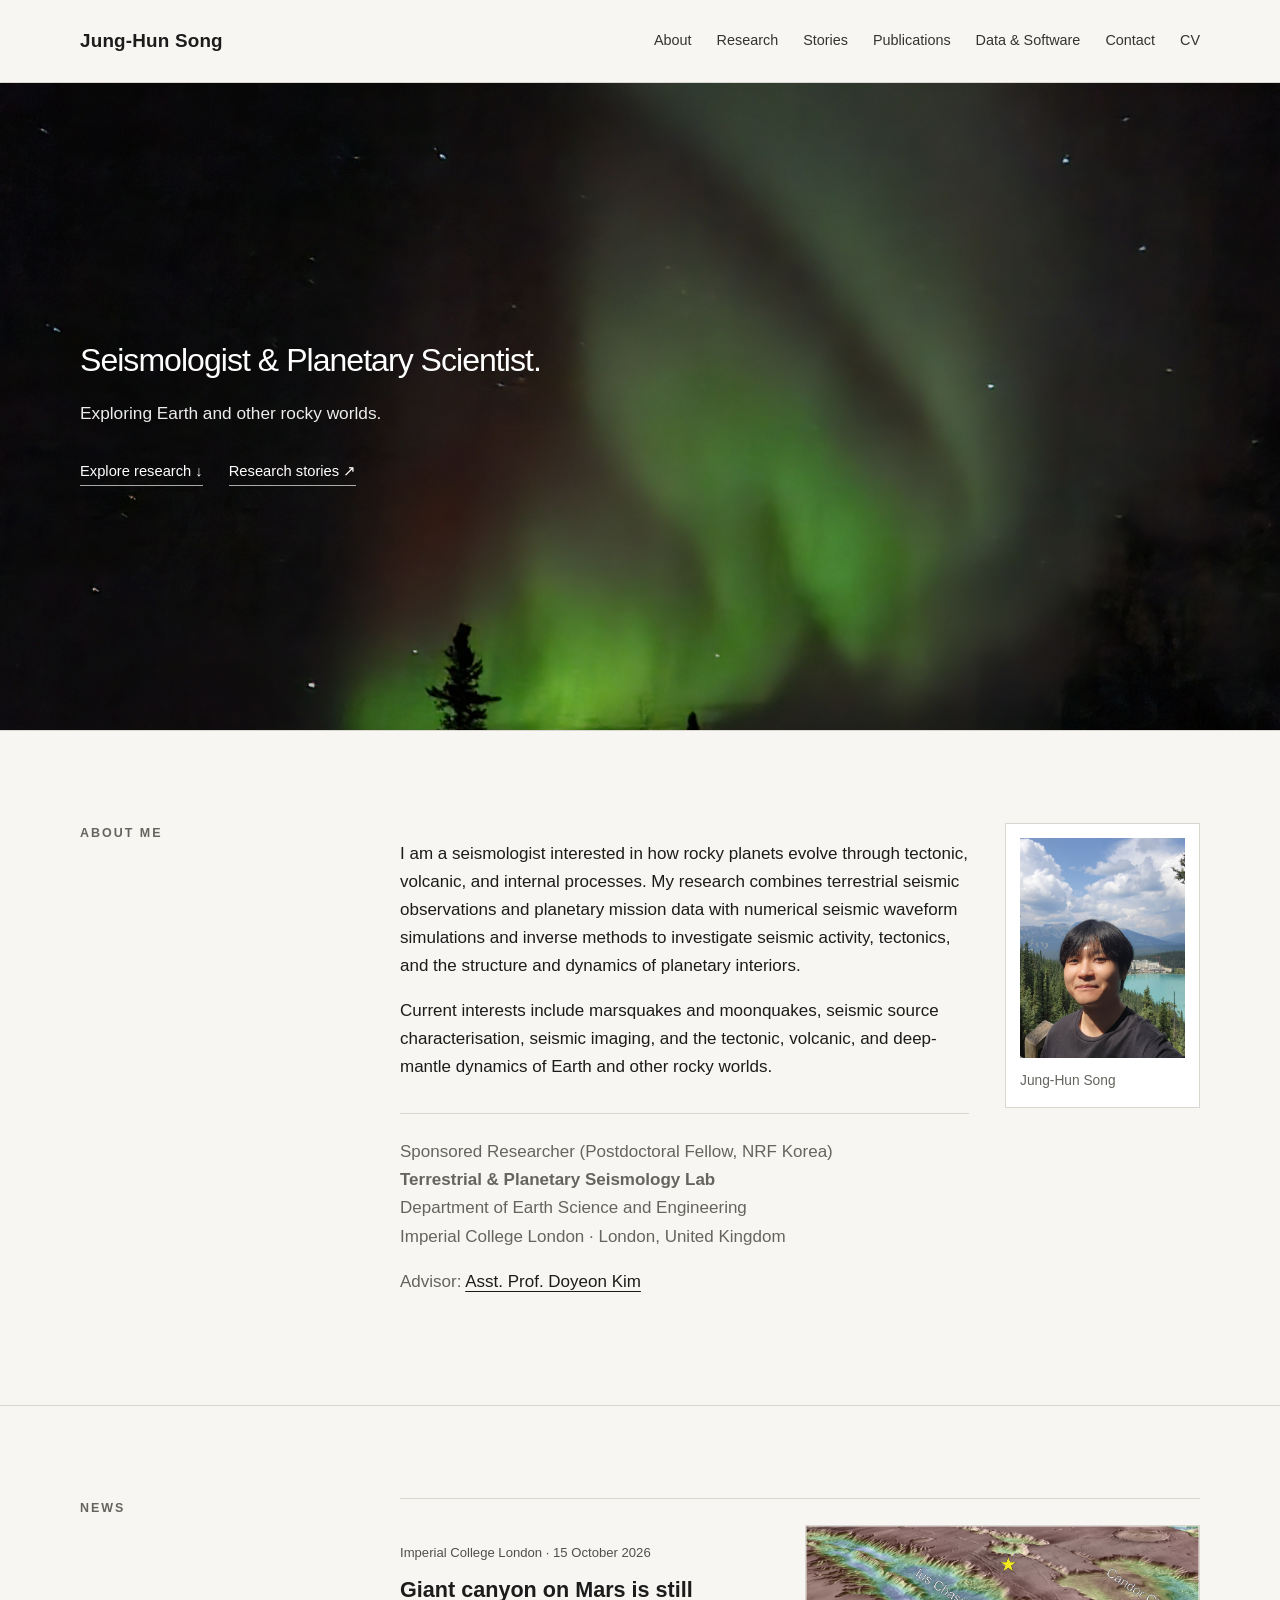
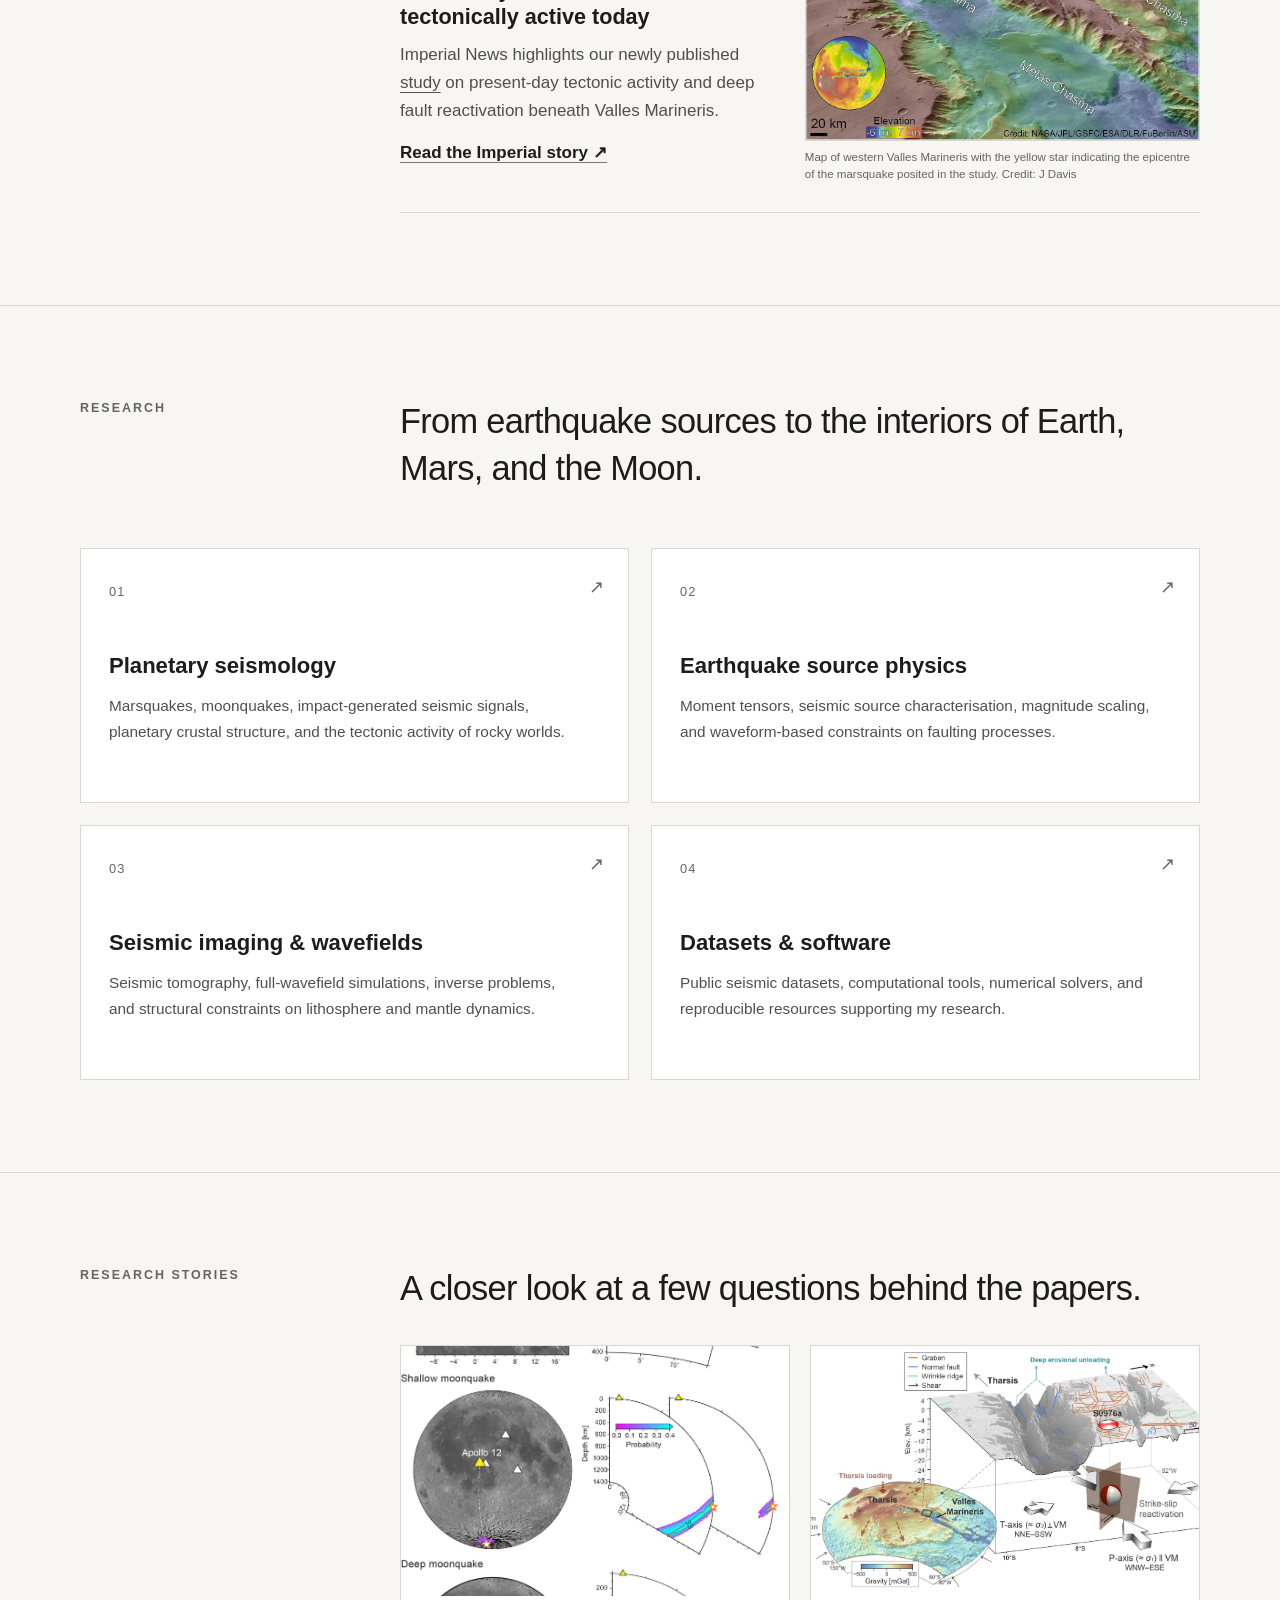
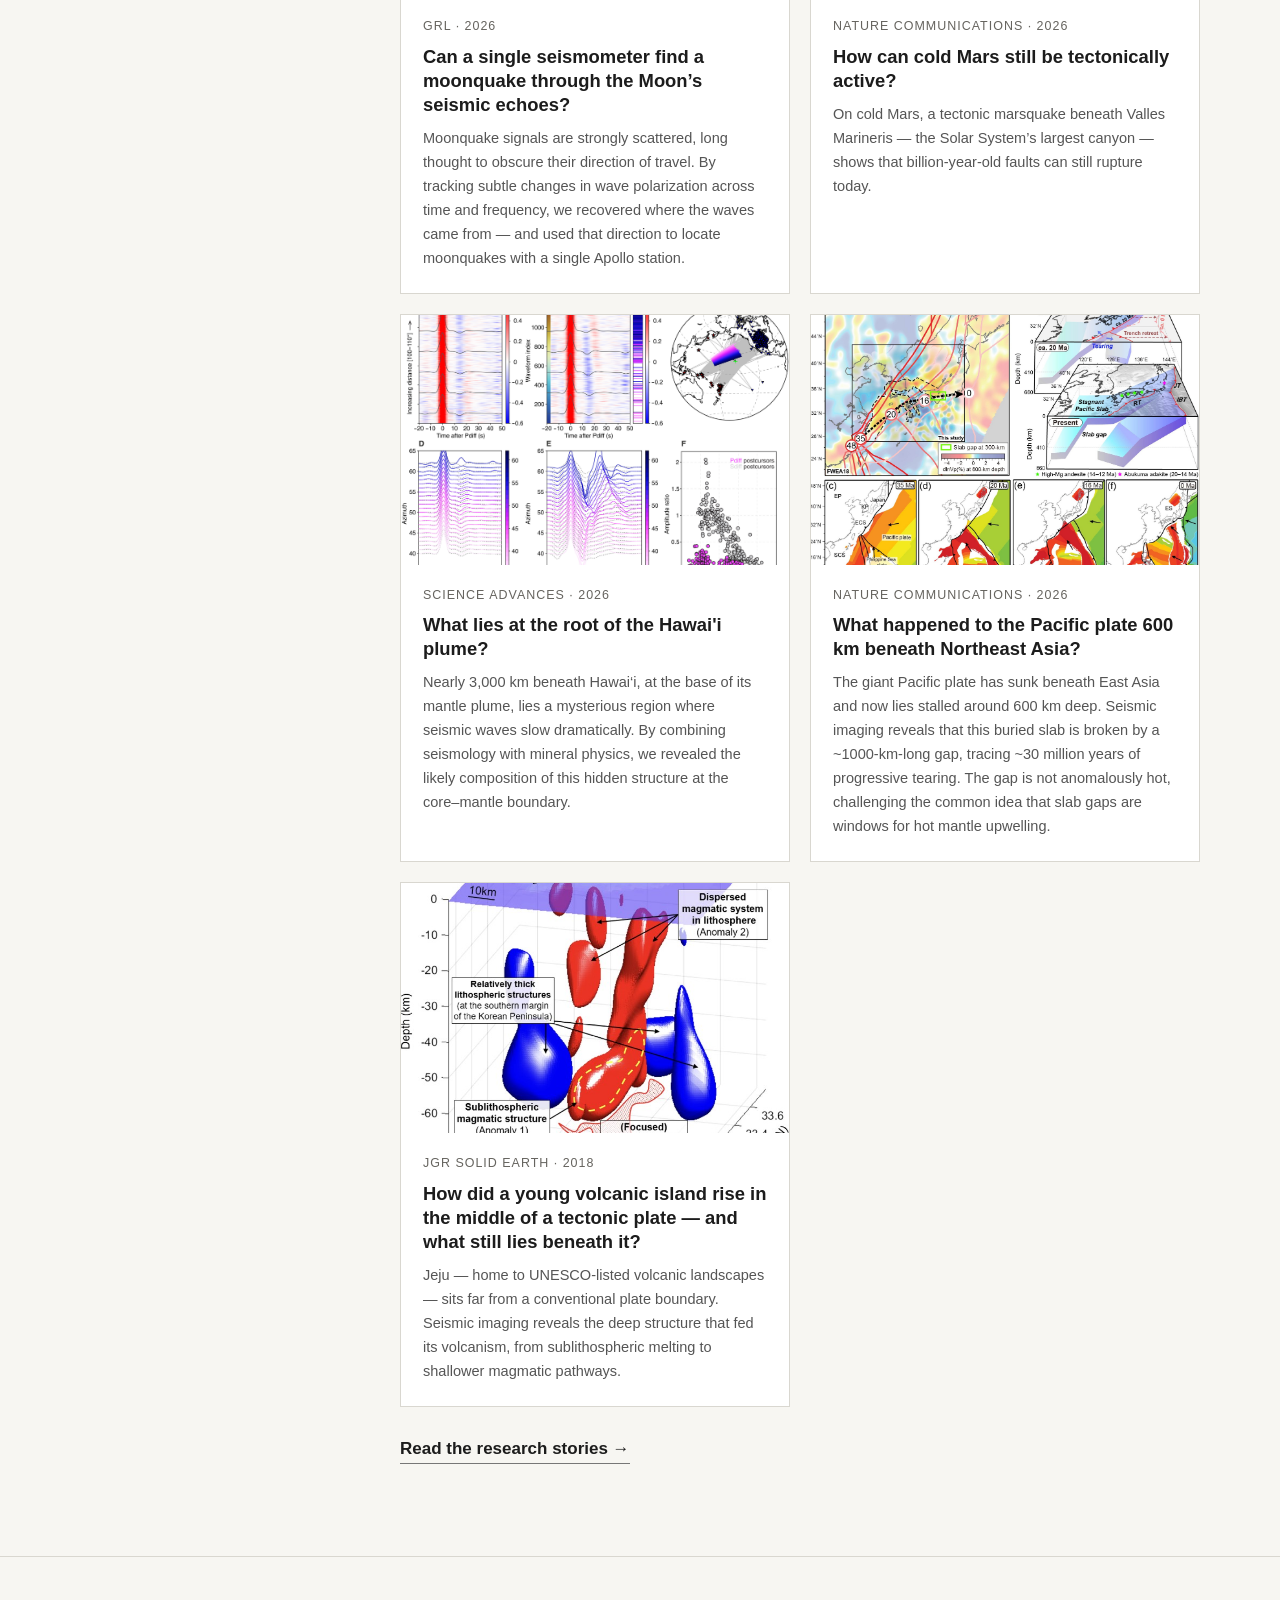
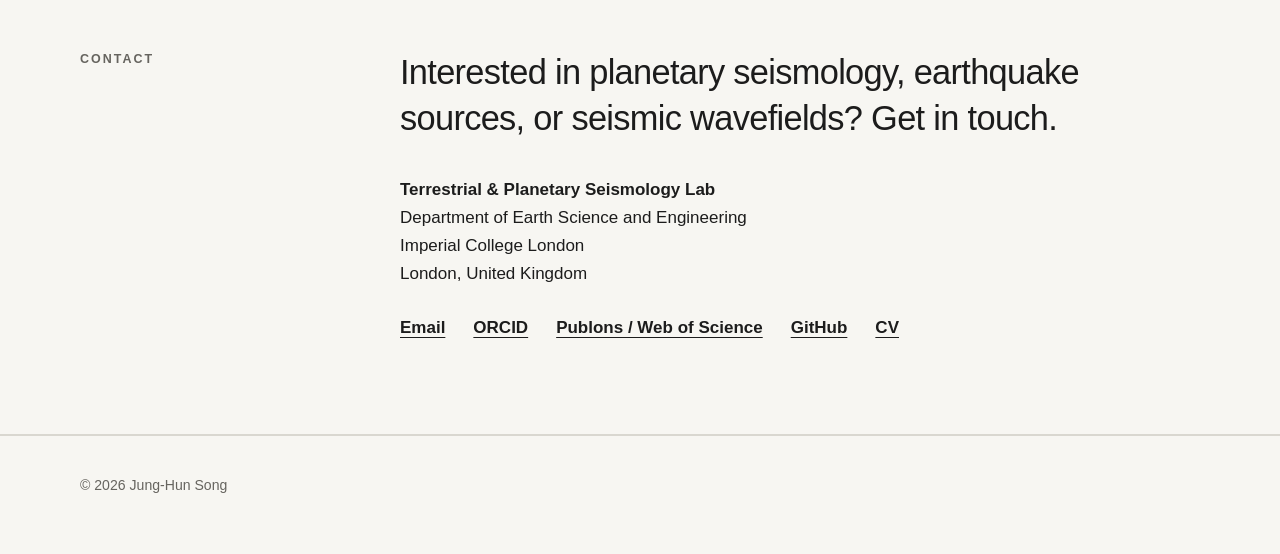
<file: index.html>
<!DOCTYPE html>
<html lang="en">
<head>
  <meta charset="UTF-8" />
  <meta name="viewport" content="width=device-width, initial-scale=1.0" />
  <title>Jung-Hun Song | Seismologist</title>
  <meta name="description" content="Personal research website of Jung-Hun Song, seismologist and planetary scientist." />
  <style>

:root {
  --bg: #f7f6f2;
  --paper: #ffffff;
  --text: #1c1c1c;
  --muted: #66645f;
  --line: #d9d7d0;
  --tag-bg: #ebe9e2;
  --max: 1120px;
  --soft: #efede7;
}
* { box-sizing: border-box; }
html { scroll-behavior: smooth; }
body {
  margin: 0;
  background: var(--bg);
  color: var(--text);
  font-family: "Helvetica Neue", Helvetica, Arial, sans-serif;
  font-size: 17px;
  line-height: 1.65;
}
img { max-width: 100%; display: block; }
a { color: inherit; text-decoration-thickness: 1px; text-underline-offset: 4px; }
.wrap { width: min(var(--max), calc(100% - 48px)); margin: 0 auto; }

header {
  background: rgba(247,246,242,.96);
  border-bottom: 1px solid var(--line);
  position: sticky; top: 0; z-index: 20;
  backdrop-filter: blur(8px);
}
.header-inner {
  min-height: 82px; display: flex; align-items: center;
  justify-content: space-between; gap: 24px;
}
.site-name {
  text-decoration: none; font-size: 1.18rem; font-weight: 650;
  letter-spacing: .01em; white-space: nowrap;
}
nav { display: flex; gap: 25px; flex-wrap: wrap; justify-content: flex-end; }
nav a { text-decoration: none; color: #333; font-size: .9rem; }
nav a:hover { text-decoration: underline; text-underline-offset: 5px; }

.hero {
  min-height: 74vh;
  display: flex;
  align-items: flex-end;
  background-color: #0f1318;
  background-image:
    linear-gradient(rgba(0,0,0,.10), rgba(0,0,0,.34)),
    url("files/main-hero.jpg");
  background-size: cover;
  background-position: center 42%;
  background-repeat: no-repeat;
}
.hero-inner {
  width: min(var(--max), calc(100% - 48px));
  margin: 0 auto; padding: 90px 0 78px; color: white;
}
.hero-kicker, .eyebrow {
  margin: 0 0 14px; font-size: .78rem; font-weight: 650;
  text-transform: uppercase; letter-spacing: .16em;
}
.hero h1 {
  margin: 0; max-width: 900px;
  font-size: clamp(2.5rem,7vw,5.6rem);
  line-height: .98; font-weight: 500; letter-spacing: -.045em;
}
.hero-sub {
  margin: 26px 0 0; max-width: 730px;
  font-size: clamp(1.05rem,2vw,1.35rem); line-height: 1.5;
}

section { padding: 92px 0; border-bottom: 1px solid var(--line); }
.section-grid {
  display: grid; grid-template-columns: minmax(140px,.34fr) minmax(0,1fr);
  gap: 48px;
}
.section-label {
  margin: 0; font-size: .78rem; text-transform: uppercase;
  letter-spacing: .16em; color: var(--muted); font-weight: 650;
}
.lead {
  margin-top: 0; font-size: clamp(1.45rem,3vw,2.15rem);
  line-height: 1.35; letter-spacing: -.02em; max-width: 850px;
}
.about-panel {
  display: grid; grid-template-columns: minmax(0,1.25fr) 195px;
  gap: 36px; align-items: start;
}
.about-copy { max-width: 820px; }
.portrait-card { background: var(--paper); border: 1px solid var(--line); padding: 14px; }
.portrait-caption { margin: 12px 0 0; font-size: .86rem; color: var(--muted); }
.affiliation {
  margin-top: 32px; padding-top: 24px;
  border-top: 1px solid var(--line); color: var(--muted);
}
.advisor, .background { margin-top: 12px; color: var(--muted); }
.advisor a, .background a { color: var(--text); }

.research-grid {
  display: grid; grid-template-columns: repeat(2,minmax(0,1fr));
  gap: 22px; margin-top: 22px;
}
.research-card {
  display: block; position: relative; text-decoration: none;
  background: var(--paper); border: 1px solid var(--line);
  padding: 28px; min-height: 255px;
  transition: transform .16s ease, box-shadow .16s ease, border-color .16s ease;
}
.research-card:hover {
  transform: translateY(-3px);
  box-shadow: 0 10px 28px rgba(0,0,0,.07);
  border-color: #bdbab1;
}
.research-card .num { color: var(--muted); font-size: .8rem; letter-spacing: .08em; }
.research-card h3 { margin: 48px 0 14px; font-size: 1.38rem; line-height: 1.22; }
.research-card p { margin: 0; color: #4f4f4f; font-size: .96rem; max-width: 470px; }
.card-arrow { position: absolute; right: 24px; top: 23px; font-size: 1.15rem; color: var(--muted); }

.figure-gallery {
  display: grid; grid-template-columns: repeat(2,minmax(0,1fr));
  gap: 24px; margin-top: 34px;
}
.featured-figure {
  margin: 0;
  background: var(--paper);
  border: 1px solid var(--line);
  overflow: hidden;
  height: 100%;
}
.featured-card {
  display: block;
  height: 100%;
  color: inherit;
  text-decoration: none;
  transition: transform .16s ease, box-shadow .16s ease, border-color .16s ease;
}
.featured-card:hover {
  transform: translateY(-3px);
  box-shadow: 0 10px 28px rgba(0,0,0,.07);
}
.featured-figure img {
  width: 100%;
  height: 330px;
  object-fit: contain;
  object-position: center;
  background: #f3f1eb;
}
.figure-text { padding: 18px 22px 22px; color: #474747; }
.figure-title { margin: 0 0 8px; font-size: .98rem; font-weight: 650; color: var(--text); }
.figure-text p:last-child { margin-bottom: 0; }
.figure-more {
  margin-top: 12px !important;
  font-size: .84rem;
  font-weight: 650;
  color: var(--text);
}

.publication-list { border-top: 1px solid var(--line); }
.pub {
  display: grid; grid-template-columns: 72px 1fr; gap: 22px;
  padding: 25px 0; border-bottom: 1px solid var(--line);
}
.pub-year { color: var(--muted); font-size: .9rem; padding-top: 2px; }
.pub-title { margin: 0 0 5px; font-weight: 650; line-height: 1.35; }
.pub-meta { margin: 0; color: var(--muted); font-size: .93rem; }
.pub-links { margin: 8px 0 0; font-size: .9rem; }
.all-link {
  display: inline-block; margin-top: 28px; font-weight: 650;
  text-decoration: none; border-bottom: 1px solid #777;
}

.contact-row { display: flex; flex-wrap: wrap; gap: 16px 28px; margin-top: 26px; }
.contact-row a { font-weight: 550; }

.page-head { padding: 105px 0 74px; border-bottom: 1px solid var(--line); }
.page-head .eyebrow { color: var(--muted); }
.page-head h1 {
  font-size: clamp(3rem,7vw,6.3rem); line-height: .98;
  letter-spacing: -.05em; font-weight: 500; margin: 0;
}
.page-intro { max-width: 800px; margin-top: 28px; color: #454545; font-size: 1.12rem; }
.breadcrumb { margin-bottom: 26px; font-size: .9rem; color: var(--muted); }
.breadcrumb a { text-decoration: none; }

.detail-section { padding: 68px 0; }
.detail-grid {
  display: grid; grid-template-columns: 220px minmax(0,1fr); gap: 48px;
}
.detail-title {
  margin: 0; font-size: .8rem; text-transform: uppercase;
  letter-spacing: .15em; color: var(--muted);
}
.copy { max-width: 820px; }
.copy h2 { margin-top: 0; font-size: 2rem; letter-spacing: -.02em; line-height: 1.2; }
.copy h3 { margin-top: 34px; margin-bottom: 8px; font-size: 1.15rem; }
.copy p { margin-top: 0; }

.theme-list {
  display: grid; grid-template-columns: repeat(2,minmax(0,1fr));
  gap: 16px; margin-top: 26px;
}
.theme {
  background: var(--paper); border: 1px solid var(--line);
  padding: 22px;
}
.theme h3 { margin: 0 0 8px; font-size: 1.05rem; }
.theme p { margin: 0; color: var(--muted); font-size: .94rem; }

.visual {
  margin-top: 30px; background: var(--paper); border: 1px solid var(--line);
  padding: 22px;
}
.visual svg { width: 100%; height: auto; display: block; }
.visual-caption { margin: 15px 0 0; font-size: .88rem; color: var(--muted); }

.refs { border-top: 1px solid var(--line); }
.ref {
  display: grid; grid-template-columns: minmax(0,1fr) auto;
  gap: 20px; align-items: start; padding: 19px 0;
  border-bottom: 1px solid var(--line);
}
.ref-title { font-weight: 650; margin: 0 0 4px; line-height: 1.35; }
.ref-meta { color: var(--muted); margin: 0; font-size: .91rem; }
.ref-link { white-space: nowrap; font-size: .9rem; }
.status {
  display: inline-block; margin-left: 7px; padding: 2px 8px;
  border: 1px solid #aaa; border-radius: 999px; font-size: .73rem;
  color: #555; vertical-align: 1px; font-weight: 500;
}

.big-figure { margin: 30px 0 0; background: var(--paper); border: 1px solid var(--line); }
.big-figure img { width: 100%; }
.big-figure figcaption { padding: 18px 22px 22px; color: var(--muted); font-size: .91rem; }

.tool-grid, .data-grid {
  display: grid; grid-template-columns: repeat(2,minmax(0,1fr)); gap: 18px; margin-top: 24px;
}
.resource-card {
  background: var(--paper); border: 1px solid var(--line); padding: 23px;
}
.resource-card h3 { margin: 0 0 8px; font-size: 1.08rem; }
.resource-card p { margin: 0 0 13px; color: var(--muted); font-size: .93rem; }
.resource-card a { font-size: .9rem; font-weight: 600; }

.tag-row { display: flex; flex-wrap: wrap; gap: 7px; margin-top: 11px; }
.tag {
  display: inline-block; padding: 4px 9px; background: var(--tag-bg);
  border-radius: 999px; color: #55524b; font-size: .72rem; line-height: 1.2;
}

footer {
  padding: 38px 0 56px; color: var(--muted); font-size: .88rem;
  border-top: 1px solid var(--line);
}

@media (max-width: 900px) {
  .about-panel { grid-template-columns: 1fr; }
  .portrait-card { max-width: 195px; }
}
@media (max-width: 800px) {
  .header-inner { align-items: flex-start; flex-direction: column; padding: 18px 0; }
  nav { gap: 18px; }
  .hero { min-height: 60vh; }
  .section-grid, .detail-grid { grid-template-columns: 1fr; gap: 24px; }
  .research-grid, .figure-gallery, .theme-list, .tool-grid, .data-grid { grid-template-columns: 1fr; }
  .featured-figure img { height: auto; max-height: 460px; }
  .research-card { min-height: 0; }
  .research-card h3 { margin-top: 26px; }
}
@media (max-width: 520px) {
  .wrap, .hero-inner { width: min(100% - 30px,var(--max)); }
  section { padding: 66px 0; }
  .pub, .ref { grid-template-columns: 1fr; gap: 7px; }
}


/* Publications page hero uses the former homepage background image. */
.publication-hero {
  position: relative;
  padding: 120px 0 92px;
  border-bottom: 1px solid var(--line);
  color: #fff;
  background-color: #555;
  background-image:
    linear-gradient(rgba(0,0,0,.18), rgba(0,0,0,.56)),
    url("files/hero.jpg");
  background-size: cover;
  background-position: center;
}

.publication-hero .eyebrow,
.publication-hero .breadcrumb,
.publication-hero .page-intro {
  color: rgba(255,255,255,.9);
}

.publication-hero .breadcrumb a,
.publication-hero .contact-row a {
  color: #fff;
}

.publication-hero h1 {
  color: #fff;
}

  
/* Lighter, more personal homepage hero */
.hero {
  min-height: 72vh;
  display: flex;
  align-items: center;
  background-color: #0f1318;
  background-image:
    linear-gradient(rgba(0,0,0,.06), rgba(0,0,0,.25)),
    url("files/main-hero.jpg");
  background-size: cover;
  background-position: center 42%;
  background-repeat: no-repeat;
}
.hero-inner {
  width: min(var(--max), calc(100% - 48px));
  margin: 0 auto;
  padding: 100px 0 84px;
  color: white;
}
.hero-kicker {
  margin: 0 0 18px;
  font-size: .82rem;
  font-weight: 600;
  text-transform: none;
  letter-spacing: .08em;
  opacity: .92;
}
.hero h1 {
  margin: 0;
  max-width: 820px;
  font-size: clamp(3.2rem, 8vw, 7rem);
  line-height: .94;
  font-weight: 500;
  letter-spacing: -.055em;
}
.hero-sub {
  margin: 24px 0 0;
  max-width: 650px;
  font-size: clamp(1rem, 1.8vw, 1.2rem);
  line-height: 1.55;
  color: rgba(255,255,255,.92);
}
.hero-links {
  display: flex;
  gap: 18px 26px;
  flex-wrap: wrap;
  margin-top: 30px;
}
.hero-links a {
  color: white;
  text-decoration: none;
  border-bottom: 1px solid rgba(255,255,255,.65);
  padding-bottom: 2px;
  font-size: .92rem;
}
.story-teasers {
  display: grid;
  grid-template-columns: repeat(3,minmax(0,1fr));
  gap: 20px;
  margin-top: 28px;
}
.story-teaser {
  display: block;
  background: var(--paper);
  border: 1px solid var(--line);
  text-decoration: none;
  overflow: hidden;
  transition: transform .16s ease, box-shadow .16s ease;
}
.story-teaser:hover {
  transform: translateY(-3px);
  box-shadow: 0 10px 28px rgba(0,0,0,.07);
}
.story-teaser img {
  width: 100%;
  height: 220px;
  object-fit: cover;
  object-position: center;
  background: #f3f1eb;
}
.story-teaser .story-copy { padding: 20px 22px 23px; }
.story-teaser .story-meta {
  margin: 0 0 8px;
  color: var(--muted);
  font-size: .78rem;
  text-transform: uppercase;
  letter-spacing: .08em;
}
.story-teaser h3 {
  margin: 0 0 9px;
  font-size: 1.15rem;
  line-height: 1.3;
}
.story-teaser p {
  margin: 0;
  color: #555;
  font-size: .91rem;
}
@media (max-width: 800px) {
  .story-teasers { grid-template-columns: 1fr; }
  .story-teaser img { height: auto; max-height: 420px; object-fit: contain; }
}


/* Final homepage hero: understated professional identity */
.hero h1 {
  margin: 0;
  max-width: 820px;
  font-size: clamp(2.4rem, 5.2vw, 4.8rem);
  line-height: 1.02;
  font-weight: 500;
  letter-spacing: -.04em;
}


/* Compact research-story cards */
.story-teasers {
  display: grid;
  grid-template-columns: repeat(2, minmax(0,1fr));
  gap: 20px;
  margin-top: 28px;
}
.story-teaser img {
  width: 100%;
  height: 250px;
  object-fit: cover;
  object-position: center;
  background: #f3f1eb;
}
@media (max-width: 800px) {
  .story-teasers { grid-template-columns: 1fr; }
  .story-teaser img { height: auto; max-height: 440px; object-fit: contain; }
}


/* Final homepage hero typography */
.hero h1 {
  margin: 0;
  max-width: 760px;
  font-size: clamp(1.9rem, 3.7vw, 3.35rem);
  line-height: 1.08;
  font-weight: 500;
  letter-spacing: -.03em;
}
.hero-sub {
  margin: 22px 0 0;
  max-width: 760px;
  font-size: clamp(.98rem, 1.35vw, 1.10rem);
  line-height: 1.7;
  color: rgba(255,255,255,.92);
}


/* Final hero title sizing */
.hero h1 {
  font-size: clamp(1.35rem, 2.5vw, 2.25rem);
  line-height: 1.08;
  white-space: nowrap;
  max-width: none;
}
@media (max-width: 640px) {
  .hero h1 {
    font-size: clamp(1.15rem, 5.2vw, 1.65rem);
    white-space: normal;
  }
}


/* Smaller homepage portrait */
.portrait-card {
  width: 195px;
  justify-self: end;
}
.portrait-card img {
  width: 100%;
  height: auto;
  display: block;
}
@media (max-width: 720px) {
  .portrait-card {
    width: 195px;
    justify-self: start;
  }
}


/* Unified site header — identical on every page */
header {
  background: rgba(247,246,242,.96) !important;
  border-bottom: 1px solid var(--line) !important;
  position: sticky !important;
  top: 0 !important;
  z-index: 50 !important;
  backdrop-filter: blur(8px);
}
header .header-inner {
  width: min(var(--max), calc(100% - 48px)) !important;
  margin: 0 auto !important;
  min-height: 82px !important;
  padding: 0 !important;
  display: flex !important;
  align-items: center !important;
  justify-content: space-between !important;
  gap: 24px !important;
}
header .site-name {
  margin: 0 !important;
  padding: 0 !important;
  text-decoration: none !important;
  font-size: 1.18rem !important;
  line-height: 1.2 !important;
  font-weight: 650 !important;
  letter-spacing: .01em !important;
  white-space: nowrap !important;
}
header nav {
  margin: 0 !important;
  padding: 0 !important;
  display: flex !important;
  align-items: center !important;
  justify-content: flex-end !important;
  gap: 25px !important;
  flex-wrap: wrap !important;
}
header nav a {
  margin: 0 !important;
  padding: 0 !important;
  color: #333 !important;
  text-decoration: none !important;
  font-size: .9rem !important;
  line-height: 1.2 !important;
  font-weight: 400 !important;
  white-space: nowrap !important;
}
header nav a:hover {
  text-decoration: underline !important;
  text-underline-offset: 5px !important;
}

@media (max-width: 800px) {
  header .header-inner {
    align-items: flex-start !important;
    flex-direction: column !important;
    padding: 18px 0 !important;
  }
  header nav {
    justify-content: flex-start !important;
    gap: 18px !important;
  }
}
@media (max-width: 520px) {
  header .header-inner {
    width: min(100% - 30px, var(--max)) !important;
  }
}


/* News */
.news-item {
  display: grid;
  grid-template-columns: minmax(0, 1fr) minmax(0, 1.06fr);
  gap: 32px;
  align-items: center;
  border-top: 1px solid var(--line);
  border-bottom: 1px solid var(--line);
  padding: 26px 0 28px;
}
.news-copy { min-width: 0; }
.news-image { margin: 0; min-width: 0; }
.news-image img {
  display: block;
  width: 100%;
  height: auto;
  border: 1px solid var(--line);
  background: #efede7;
}
.news-image figcaption {
  margin-top: 8px;
  font-size: .72rem;
  line-height: 1.55;
  color: var(--muted);
}
.news-image figcaption a { color: inherit; }
@media (max-width: 920px) {
  .news-item { grid-template-columns: 1fr; gap: 24px; }
}
.news-meta {
  margin: 0 0 8px;
  color: var(--muted);
  font-size: .82rem;
}
.news-item h3 {
  margin: 0 0 10px;
  font-size: 1.35rem;
  line-height: 1.25;
}
.news-item p {
  margin: 0 0 14px;
  color: #4f4f4f;
}
.news-link {
  font-weight: 650;
  text-decoration: none;
  border-bottom: 1px solid #777;
}

</style>
</head>
<body>

<header>
  <div class="wrap header-inner">
    <a class="site-name" href="index.html">Jung-Hun Song</a>
    <nav aria-label="Main navigation">
      <a href="index.html#about">About</a>
      <a href="index.html#research">Research</a>
      <a href="featured-papers.html">Stories</a>
      <a href="publications.html">Publications</a>
      <a href="data-software.html">Data &amp; Software</a>
      <a href="index.html#contact">Contact</a>
      <a href="files/CV_JungHunSong.pdf" target="_blank" rel="noopener">CV</a>
    </nav>
  </div>
</header>


<main id="top">
  <section class="hero">
    <div class="hero-inner">
      <h1>Seismologist &amp; Planetary Scientist.</h1>
      <p class="hero-sub">
        Exploring Earth and other rocky worlds.
      </p>
      <div class="hero-links">
        <a href="#research">Explore research ↓</a>
        <a href="featured-papers.html">Research stories ↗</a>
      </div>
    </div>
  </section>

  <section id="about">
    <div class="wrap section-grid">
      <h2 class="section-label">About me</h2>
      <div class="about-panel">
        <div class="about-copy">
          <p>
            I am a seismologist interested in how rocky planets evolve through tectonic, volcanic,
            and internal processes. My research combines terrestrial seismic observations and planetary
            mission data with numerical seismic waveform simulations and inverse methods to investigate
            seismic activity, tectonics, and the structure and dynamics of planetary interiors.
          </p>
          <p>
            Current interests include marsquakes and moonquakes, seismic source characterisation,
            seismic imaging, and the tectonic, volcanic, and deep-mantle dynamics of Earth and other rocky worlds.
          </p>

          <p class="affiliation">
            Sponsored Researcher (Postdoctoral Fellow, NRF Korea)<br>
            <strong>Terrestrial &amp; Planetary Seismology Lab</strong><br>
            Department of Earth Science and Engineering<br>
            Imperial College London · London, United Kingdom
          </p>
          <p class="advisor">
            Advisor:
            <a href="https://profiles.imperial.ac.uk/doyeon.kim" target="_blank" rel="noopener">Asst. Prof. Doyeon Kim</a>
          </p>
        </div>

        <aside class="portrait-card">
          <img src="files/portrait.jpg" alt="Portrait of Jung-Hun Song">
          <p class="portrait-caption">Jung-Hun Song</p>
        </aside>
      </div>
    </div>
  </section>

  <section id="news">
    <div class="wrap section-grid">
      <h2 class="section-label">News</h2>
      <div class="news-item">
        <div class="news-copy">
          <p class="news-meta">Imperial College London · 15 October 2026</p>
          <h3>Giant canyon on Mars is still tectonically active today</h3>
          <p>
            Imperial News highlights our newly published <a href="https://www.nature.com/articles/s41467-026-78193-6" target="_blank" rel="noopener">study</a> on present-day
            tectonic activity and deep fault reactivation beneath Valles Marineris.
          </p>
          <a class="news-link" href="https://www.imperial.ac.uk/news/articles/engineering/earth-science/2026/giant-canyon-on-mars-is-still-tectonically-active-today/" target="_blank" rel="noopener">Read the Imperial story ↗</a>
        </div>
        <figure class="news-image">
          <img src="files/VM_mola_themis.png" alt="Map of western Valles Marineris with a yellow star marking the proposed marsquake epicentre" loading="lazy" decoding="async">
          <figcaption>
            Map of western Valles Marineris with the yellow star indicating the epicentre of the marsquake posited in the study. Credit: J Davis
          </figcaption>
        </figure>
      </div>
    </div>
  </section>

  <section id="research">
    <div class="wrap">
      <div class="section-grid">
        <h2 class="section-label">Research</h2>
        <div><p class="lead">From earthquake sources to the interiors of Earth, Mars, and the Moon.</p></div>
      </div>

      <div class="research-grid">
        <a class="research-card" href="research-planetary.html">
          <span class="num">01</span><span class="card-arrow">↗</span>
          <h3>Planetary seismology</h3>
          <p>Marsquakes, moonquakes, impact-generated seismic signals, planetary crustal structure, and the tectonic activity of rocky worlds.</p>
        </a>

        <a class="research-card" href="research-source.html">
          <span class="num">02</span><span class="card-arrow">↗</span>
          <h3>Earthquake source physics</h3>
          <p>Moment tensors, seismic source characterisation, magnitude scaling, and waveform-based constraints on faulting processes.</p>
        </a>

        <a class="research-card" href="research-imaging.html">
          <span class="num">03</span><span class="card-arrow">↗</span>
          <h3>Seismic imaging &amp; wavefields</h3>
          <p>Seismic tomography, full-wavefield simulations, inverse problems, and structural constraints on lithosphere and mantle dynamics.</p>
        </a>

        <a class="research-card" href="data-software.html">
          <span class="num">04</span><span class="card-arrow">↗</span>
          <h3>Datasets &amp; software</h3>
          <p>Public seismic datasets, computational tools, numerical solvers, and reproducible resources supporting my research.</p>
        </a>
      </div></div>
  </section>


  <section id="stories">
    <div class="wrap section-grid">
      <h2 class="section-label">Research stories</h2>
      <div>
        <p class="lead">A closer look at a few questions behind the papers.</p>

        <div class="story-teasers">
          <a class="story-teaser" href="featured-papers.html#moonquake">
            <img src="files/moonquake_location.jpg" alt="Single-station moonquake source-location results">
            <div class="story-copy">
              <p class="story-meta">GRL · 2026</p>
              <h3>Can a single seismometer find a moonquake through the Moon’s seismic echoes?</h3>
              <p>Moonquake signals are strongly scattered, long thought to obscure their direction of travel. By tracking subtle changes in wave polarization across time and frequency, we recovered where the waves came from — and used that direction to locate moonquakes with a single Apollo station.</p>
            </div>
          </a>

<a class="story-teaser" href="featured-papers.html#valles">
            <img src="files/VallesMarineris.jpg" alt="Tectonic interpretation of deep faulting beneath Valles Marineris">
            <div class="story-copy">
              <p class="story-meta">Nature Communications · 2026</p>
              <h3>How can cold Mars still be tectonically active?</h3>
              <p>On cold Mars, a tectonic marsquake beneath Valles Marineris — the Solar System’s largest canyon — shows that billion-year-old faults can still rupture today.</p>
            </div>
          </a>

<a class="story-teaser" href="featured-papers.html#hawaii">
            <img src="files/sequencer.jpg" alt="Seismic observations and wavefield evidence for the Hawaiian mega-ULVZ">
            <div class="story-copy">
              <p class="story-meta">Science Advances · 2026</p>
              <h3>What lies at the root of the Hawai'i plume?</h3>
              <p>Nearly 3,000 km beneath Hawai‘i, at the base of its mantle plume, lies a mysterious region where seismic waves slow dramatically. By combining seismology with mineral physics, we revealed the likely composition of this hidden structure at the core–mantle boundary.</p>
            </div>
          </a>

<a class="story-teaser" href="featured-papers.html#slab-gap">
            <img src="files/mtz.jpg" alt="Mantle transition zone structure and slab gap beneath Northeast Asia">
            <div class="story-copy">
              <p class="story-meta">Nature Communications · 2026</p>
              <h3>What happened to the Pacific plate 600 km beneath Northeast Asia?</h3>
              <p>The giant Pacific plate has sunk beneath East Asia and now lies stalled around 600 km deep. Seismic imaging reveals that this buried slab is broken by a ~1000-km-long gap, tracing ~30 million years of progressive tearing. The gap is not anomalously hot, challenging the common idea that slab gaps are windows for hot mantle upwelling.</p>
            </div>
          </a>

<a class="story-teaser" href="featured-papers.html#jeju">
            <img src="files/jeju-3d.jpg" alt="Three-dimensional lithospheric structure beneath Jeju Volcanic Island">
            <div class="story-copy">
              <p class="story-meta">JGR Solid Earth · 2018</p>
              <h3>How did a young volcanic island rise in the middle of a tectonic plate — and what still lies beneath it?</h3>
              <p>Jeju — home to UNESCO-listed volcanic landscapes — sits far from a conventional plate boundary. Seismic imaging reveals the deep structure that fed its volcanism, from sublithospheric melting to shallower magmatic pathways.</p>
            </div>
          </a>
        </div>

        <a class="all-link" href="featured-papers.html">Read the research stories →</a>
      </div>
    </div>
  </section>

<section id="contact">
    <div class="wrap section-grid">
      <h2 class="section-label">Contact</h2>
      <div>
        <p class="lead">Interested in planetary seismology, earthquake sources, or seismic wavefields? Get in touch.</p>
        <p><strong>Terrestrial &amp; Planetary Seismology Lab</strong><br>Department of Earth Science and Engineering<br>Imperial College London<br>London, United Kingdom</p>
        <div class="contact-row">
          <a href="mailto:j.song1@imperial.ac.uk">Email</a>
          <a href="https://orcid.org/0000-0002-3496-4436" target="_blank" rel="noopener">ORCID</a>
          <a href="https://www.webofscience.com/wos/author/rid/T-8072-2018" target="_blank" rel="noopener">Publons / Web of Science</a>
          <a href="https://github.com/junghunsong-seismology" target="_blank" rel="noopener">GitHub</a>
          <a href="files/CV_JungHunSong.pdf" target="_blank" rel="noopener">CV</a>
        </div>
      </div>
    </div>
  </section>
</main>


<footer>
  <div class="wrap">© 2026 Jung-Hun Song</div>
</footer>

</body>
</html>
</file>
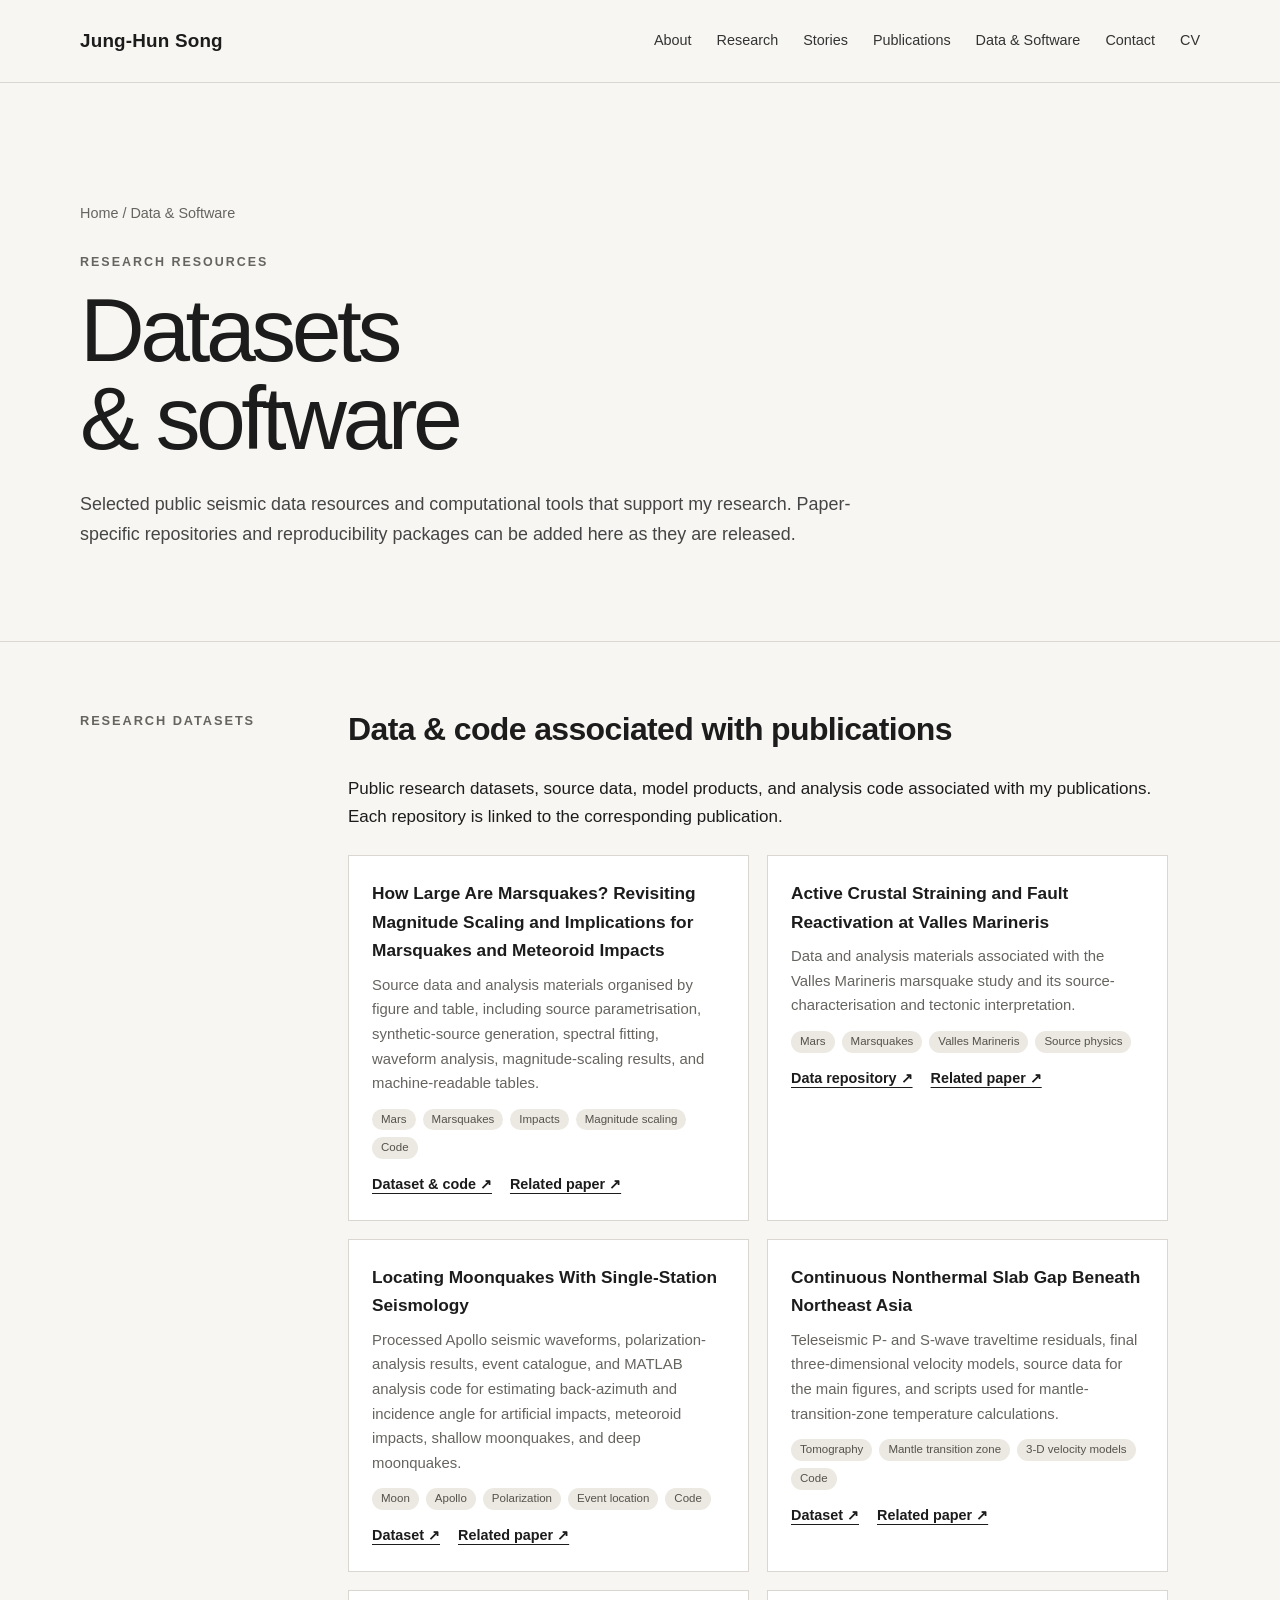
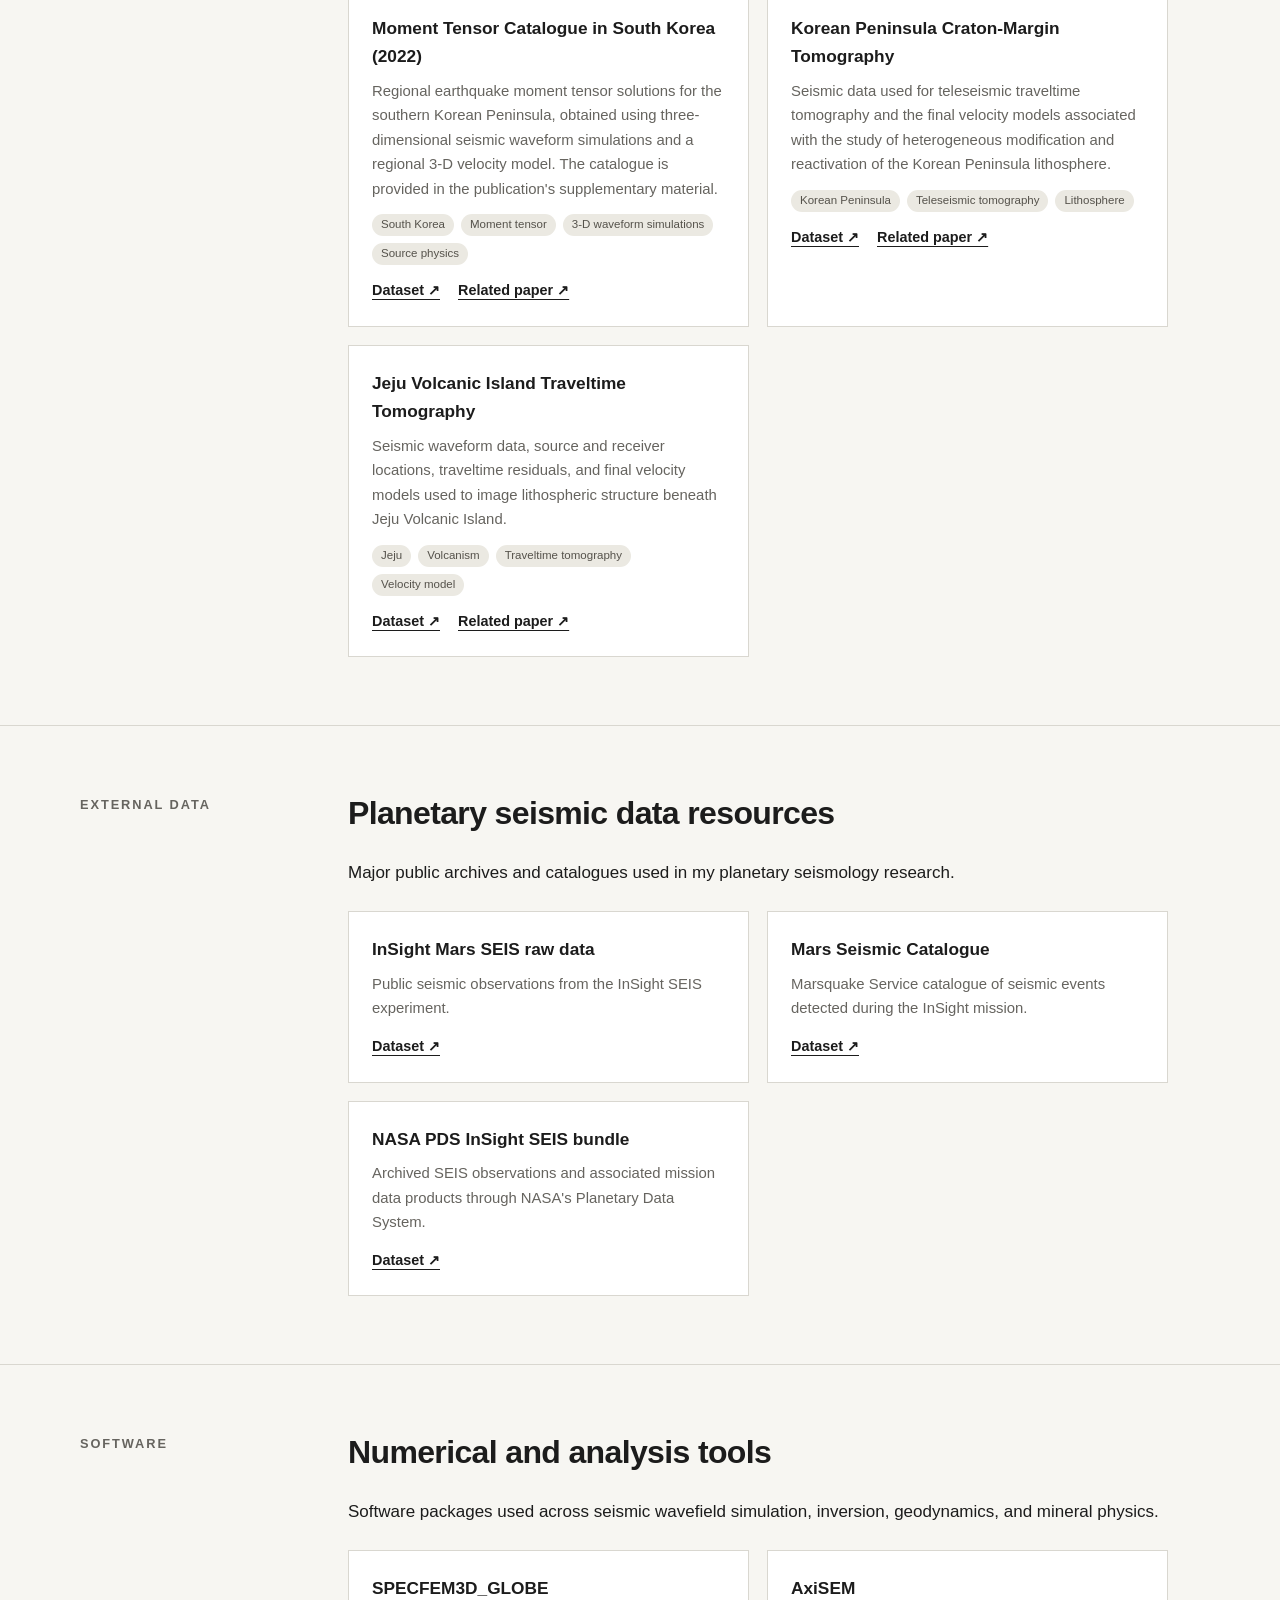
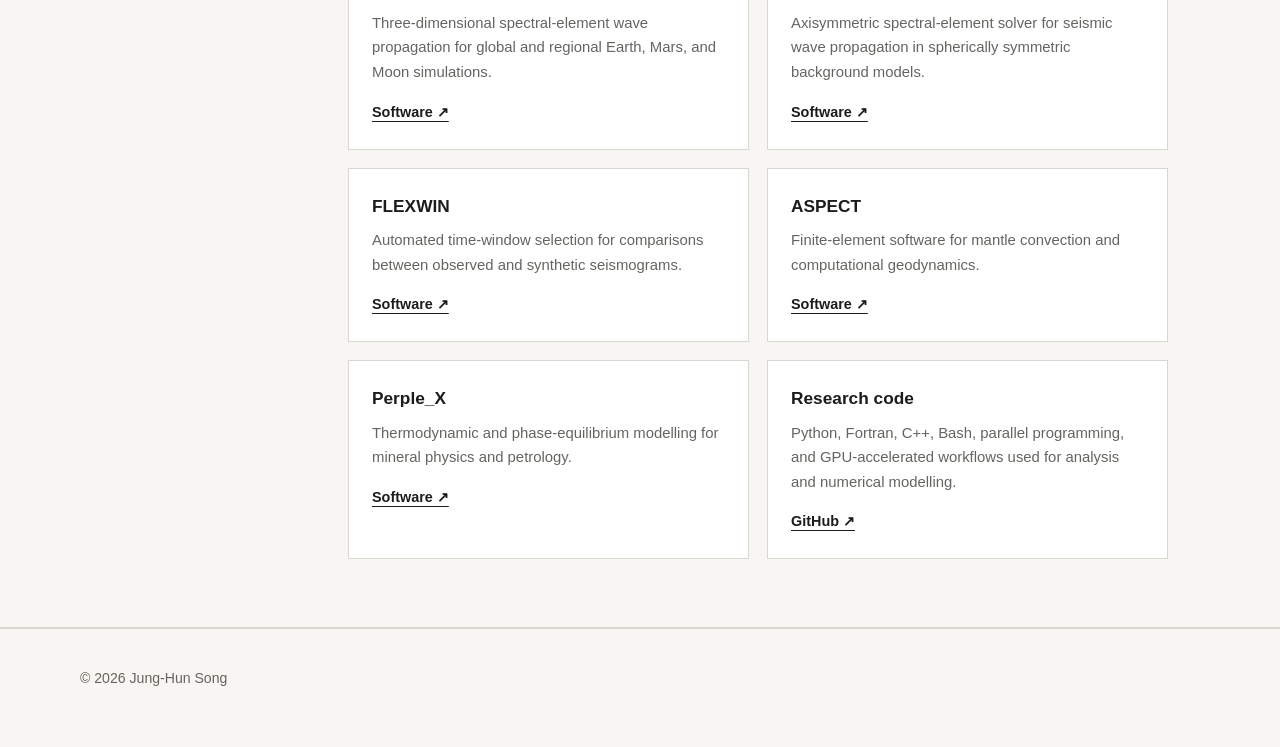
<file: data-software.html>
<!DOCTYPE html>
<html lang="en">
<head>
  <meta charset="UTF-8" />
  <meta name="viewport" content="width=device-width, initial-scale=1.0" />
  <title>Datasets & Software | Jung-Hun Song</title>
  <meta name="description" content="Datasets, seismic data resources, and software used in Jung-Hun Song's research." />
  <style>

:root {
  --bg: #f7f6f2;
  --paper: #ffffff;
  --text: #1c1c1c;
  --muted: #66645f;
  --line: #d9d7d0;
  --tag-bg: #ebe9e2;
  --max: 1120px;
  --soft: #efede7;
}
* { box-sizing: border-box; }
html { scroll-behavior: smooth; }
body {
  margin: 0;
  background: var(--bg);
  color: var(--text);
  font-family: "Helvetica Neue", Helvetica, Arial, sans-serif;
  font-size: 17px;
  line-height: 1.65;
}
img { max-width: 100%; display: block; }
a { color: inherit; text-decoration-thickness: 1px; text-underline-offset: 4px; }
.wrap { width: min(var(--max), calc(100% - 48px)); margin: 0 auto; }

header {
  background: rgba(247,246,242,.96);
  border-bottom: 1px solid var(--line);
  position: sticky; top: 0; z-index: 20;
  backdrop-filter: blur(8px);
}
.header-inner {
  min-height: 82px; display: flex; align-items: center;
  justify-content: space-between; gap: 24px;
}
.site-name {
  text-decoration: none; font-size: 1.18rem; font-weight: 650;
  letter-spacing: .01em; white-space: nowrap;
}
nav { display: flex; gap: 25px; flex-wrap: wrap; justify-content: flex-end; }
nav a { text-decoration: none; color: #333; font-size: .9rem; }
nav a:hover { text-decoration: underline; text-underline-offset: 5px; }

.hero {
  min-height: 74vh; display: flex; align-items: flex-end;
  background-color: #686868;
  background-image:
    linear-gradient(rgba(0,0,0,.18), rgba(0,0,0,.52)),
    url("files/main-hero.jpg");
  background-size: cover; background-position: center;
}
.hero-inner {
  width: min(var(--max), calc(100% - 48px));
  margin: 0 auto; padding: 90px 0 78px; color: white;
}
.hero-kicker, .eyebrow {
  margin: 0 0 14px; font-size: .78rem; font-weight: 650;
  text-transform: uppercase; letter-spacing: .16em;
}
.hero h1 {
  margin: 0; max-width: 900px;
  font-size: clamp(2.5rem,7vw,5.6rem);
  line-height: .98; font-weight: 500; letter-spacing: -.045em;
}
.hero-sub {
  margin: 26px 0 0; max-width: 730px;
  font-size: clamp(1.05rem,2vw,1.35rem); line-height: 1.5;
}

section { padding: 92px 0; border-bottom: 1px solid var(--line); }
.section-grid {
  display: grid; grid-template-columns: minmax(140px,.34fr) minmax(0,1fr);
  gap: 48px;
}
.section-label {
  margin: 0; font-size: .78rem; text-transform: uppercase;
  letter-spacing: .16em; color: var(--muted); font-weight: 650;
}
.lead {
  margin-top: 0; font-size: clamp(1.45rem,3vw,2.15rem);
  line-height: 1.35; letter-spacing: -.02em; max-width: 850px;
}
.about-panel {
  display: grid; grid-template-columns: minmax(0,1.25fr) 260px;
  gap: 36px; align-items: start;
}
.about-copy { max-width: 820px; }
.portrait-card { background: var(--paper); border: 1px solid var(--line); padding: 14px; }
.portrait-caption { margin: 12px 0 0; font-size: .86rem; color: var(--muted); }
.affiliation {
  margin-top: 32px; padding-top: 24px;
  border-top: 1px solid var(--line); color: var(--muted);
}
.advisor, .background { margin-top: 12px; color: var(--muted); }
.advisor a, .background a { color: var(--text); }

.research-grid {
  display: grid; grid-template-columns: repeat(2,minmax(0,1fr));
  gap: 22px; margin-top: 22px;
}
.research-card {
  display: block; position: relative; text-decoration: none;
  background: var(--paper); border: 1px solid var(--line);
  padding: 28px; min-height: 255px;
  transition: transform .16s ease, box-shadow .16s ease, border-color .16s ease;
}
.research-card:hover {
  transform: translateY(-3px);
  box-shadow: 0 10px 28px rgba(0,0,0,.07);
  border-color: #bdbab1;
}
.research-card .num { color: var(--muted); font-size: .8rem; letter-spacing: .08em; }
.research-card h3 { margin: 48px 0 14px; font-size: 1.38rem; line-height: 1.22; }
.research-card p { margin: 0; color: #4f4f4f; font-size: .96rem; max-width: 470px; }
.card-arrow { position: absolute; right: 24px; top: 23px; font-size: 1.15rem; color: var(--muted); }

.figure-gallery {
  display: grid; grid-template-columns: repeat(2,minmax(0,1fr));
  gap: 24px; margin-top: 34px;
}
.featured-figure {
  margin: 0; background: var(--paper); border: 1px solid var(--line); overflow: hidden;
}
.featured-figure img { width: 100%; height: auto; background: #eee; }
.figure-text { padding: 18px 22px 22px; color: #474747; }
.figure-title { margin: 0 0 8px; font-size: .98rem; font-weight: 650; color: var(--text); }
.figure-text p:last-child { margin-bottom: 0; }

.publication-list { border-top: 1px solid var(--line); }
.pub {
  display: grid; grid-template-columns: 72px 1fr; gap: 22px;
  padding: 25px 0; border-bottom: 1px solid var(--line);
}
.pub-year { color: var(--muted); font-size: .9rem; padding-top: 2px; }
.pub-title { margin: 0 0 5px; font-weight: 650; line-height: 1.35; }
.pub-meta { margin: 0; color: var(--muted); font-size: .93rem; }
.pub-links { margin: 8px 0 0; font-size: .9rem; }
.all-link {
  display: inline-block; margin-top: 28px; font-weight: 650;
  text-decoration: none; border-bottom: 1px solid #777;
}

.news-placeholder { background: var(--paper); border: 1px solid var(--line); padding: 30px; }
.contact-row { display: flex; flex-wrap: wrap; gap: 16px 28px; margin-top: 26px; }
.contact-row a { font-weight: 550; }

.page-head { padding: 105px 0 74px; border-bottom: 1px solid var(--line); }
.page-head .eyebrow { color: var(--muted); }
.page-head h1 {
  font-size: clamp(3rem,7vw,6.3rem); line-height: .98;
  letter-spacing: -.05em; font-weight: 500; margin: 0;
}
.page-intro { max-width: 800px; margin-top: 28px; color: #454545; font-size: 1.12rem; }
.breadcrumb { margin-bottom: 26px; font-size: .9rem; color: var(--muted); }
.breadcrumb a { text-decoration: none; }

.detail-section { padding: 68px 0; }
.detail-grid {
  display: grid; grid-template-columns: 220px minmax(0,1fr); gap: 48px;
}
.detail-title {
  margin: 0; font-size: .8rem; text-transform: uppercase;
  letter-spacing: .15em; color: var(--muted);
}
.copy { max-width: 820px; }
.copy h2 { margin-top: 0; font-size: 2rem; letter-spacing: -.02em; line-height: 1.2; }
.copy h3 { margin-top: 34px; margin-bottom: 8px; font-size: 1.15rem; }
.copy p { margin-top: 0; }

.theme-list {
  display: grid; grid-template-columns: repeat(2,minmax(0,1fr));
  gap: 16px; margin-top: 26px;
}
.theme {
  background: var(--paper); border: 1px solid var(--line);
  padding: 22px;
}
.theme h3 { margin: 0 0 8px; font-size: 1.05rem; }
.theme p { margin: 0; color: var(--muted); font-size: .94rem; }

.visual {
  margin-top: 30px; background: var(--paper); border: 1px solid var(--line);
  padding: 22px;
}
.visual svg { width: 100%; height: auto; display: block; }
.visual-caption { margin: 15px 0 0; font-size: .88rem; color: var(--muted); }

.refs { border-top: 1px solid var(--line); }
.ref {
  display: grid; grid-template-columns: minmax(0,1fr) auto;
  gap: 20px; align-items: start; padding: 19px 0;
  border-bottom: 1px solid var(--line);
}
.ref-title { font-weight: 650; margin: 0 0 4px; line-height: 1.35; }
.ref-meta { color: var(--muted); margin: 0; font-size: .91rem; }
.ref-link { white-space: nowrap; font-size: .9rem; }
.status {
  display: inline-block; margin-left: 7px; padding: 2px 8px;
  border: 1px solid #aaa; border-radius: 999px; font-size: .73rem;
  color: #555; vertical-align: 1px; font-weight: 500;
}

.big-figure { margin: 30px 0 0; background: var(--paper); border: 1px solid var(--line); }
.big-figure img { width: 100%; }
.big-figure figcaption { padding: 18px 22px 22px; color: var(--muted); font-size: .91rem; }

.tool-grid, .data-grid {
  display: grid; grid-template-columns: repeat(2,minmax(0,1fr)); gap: 18px; margin-top: 24px;
}
.resource-card {
  background: var(--paper); border: 1px solid var(--line); padding: 23px;
}
.resource-card h3 { margin: 0 0 8px; font-size: 1.08rem; }
.resource-card p { margin: 0 0 13px; color: var(--muted); font-size: .93rem; }
.resource-card a { font-size: .9rem; font-weight: 600; }

.tag-row { display: flex; flex-wrap: wrap; gap: 7px; margin-top: 11px; }
.tag {
  display: inline-block; padding: 4px 9px; background: var(--tag-bg);
  border-radius: 999px; color: #55524b; font-size: .72rem; line-height: 1.2;
}

footer {
  padding: 38px 0 56px; color: var(--muted); font-size: .88rem;
  border-top: 1px solid var(--line);
}

@media (max-width: 900px) {
  .about-panel { grid-template-columns: 1fr; }
  .portrait-card { max-width: 260px; }
}
@media (max-width: 800px) {
  .header-inner { align-items: flex-start; flex-direction: column; padding: 18px 0; }
  nav { gap: 18px; }
  .hero { min-height: 60vh; }
  .section-grid, .detail-grid { grid-template-columns: 1fr; gap: 24px; }
  .research-grid, .figure-gallery, .theme-list, .tool-grid, .data-grid { grid-template-columns: 1fr; }
  .research-card { min-height: 0; }
  .research-card h3 { margin-top: 26px; }
}
@media (max-width: 520px) {
  .wrap, .hero-inner { width: min(100% - 30px,var(--max)); }
  section { padding: 66px 0; }
  .pub, .ref { grid-template-columns: 1fr; gap: 7px; }
}


/* Publications page hero uses the former homepage background image. */
.publication-hero {
  position: relative;
  padding: 120px 0 92px;
  border-bottom: 1px solid var(--line);
  color: #fff;
  background-color: #555;
  background-image:
    linear-gradient(rgba(0,0,0,.18), rgba(0,0,0,.56)),
    url("files/hero.jpg");
  background-size: cover;
  background-position: center;
}

.publication-hero .eyebrow,
.publication-hero .breadcrumb,
.publication-hero .page-intro {
  color: rgba(255,255,255,.9);
}

.publication-hero .breadcrumb a,
.publication-hero .contact-row a {
  color: #fff;
}

.publication-hero h1 {
  color: #fff;
}

  
.resource-links {
  display: flex;
  flex-wrap: wrap;
  gap: 9px 18px;
  margin-top: 14px;
}
.resource-links a {
  font-size: .9rem;
  font-weight: 650;
}
.resource-note {
  margin-top: 10px !important;
  font-size: .82rem !important;
  color: var(--muted);
}


/* Unified site header — identical on every page */
header {
  background: rgba(247,246,242,.96) !important;
  border-bottom: 1px solid var(--line) !important;
  position: sticky !important;
  top: 0 !important;
  z-index: 50 !important;
  backdrop-filter: blur(8px);
}
header .header-inner {
  width: min(var(--max), calc(100% - 48px)) !important;
  margin: 0 auto !important;
  min-height: 82px !important;
  padding: 0 !important;
  display: flex !important;
  align-items: center !important;
  justify-content: space-between !important;
  gap: 24px !important;
}
header .site-name {
  margin: 0 !important;
  padding: 0 !important;
  text-decoration: none !important;
  font-size: 1.18rem !important;
  line-height: 1.2 !important;
  font-weight: 650 !important;
  letter-spacing: .01em !important;
  white-space: nowrap !important;
}
header nav {
  margin: 0 !important;
  padding: 0 !important;
  display: flex !important;
  align-items: center !important;
  justify-content: flex-end !important;
  gap: 25px !important;
  flex-wrap: wrap !important;
}
header nav a {
  margin: 0 !important;
  padding: 0 !important;
  color: #333 !important;
  text-decoration: none !important;
  font-size: .9rem !important;
  line-height: 1.2 !important;
  font-weight: 400 !important;
  white-space: nowrap !important;
}
header nav a:hover {
  text-decoration: underline !important;
  text-underline-offset: 5px !important;
}

@media (max-width: 800px) {
  header .header-inner {
    align-items: flex-start !important;
    flex-direction: column !important;
    padding: 18px 0 !important;
  }
  header nav {
    justify-content: flex-start !important;
    gap: 18px !important;
  }
}
@media (max-width: 520px) {
  header .header-inner {
    width: min(100% - 30px, var(--max)) !important;
  }
}


/* Keep the site header identical to the homepage */
header {
  background: rgba(247,246,242,.96) !important;
  border-bottom: 1px solid var(--line) !important;
  position: sticky !important;
  top: 0 !important;
  z-index: 50 !important;
  backdrop-filter: blur(8px);
}
header .header-inner {
  width: min(var(--max), calc(100% - 48px)) !important;
  margin: 0 auto !important;
  min-height: 82px !important;
  padding: 0 !important;
  display: flex !important;
  align-items: center !important;
  justify-content: space-between !important;
  gap: 24px !important;
}
header .site-name {
  margin: 0 !important;
  padding: 0 !important;
  text-decoration: none !important;
  font-size: 1.18rem !important;
  line-height: 1.2 !important;
  font-weight: 650 !important;
  letter-spacing: .01em !important;
  white-space: nowrap !important;
}
header nav {
  margin: 0 !important;
  padding: 0 !important;
  display: flex !important;
  align-items: center !important;
  justify-content: flex-end !important;
  gap: 25px !important;
  flex-wrap: wrap !important;
}
header nav a {
  margin: 0 !important;
  padding: 0 !important;
  color: #333 !important;
  text-decoration: none !important;
  font-size: .9rem !important;
  line-height: 1.2 !important;
  font-weight: 400 !important;
  white-space: nowrap !important;
}
header nav a:hover {
  text-decoration: underline !important;
  text-underline-offset: 5px !important;
}
@media (max-width: 800px) {
  header .header-inner {
    align-items: flex-start !important;
    flex-direction: column !important;
    padding: 18px 0 !important;
  }
  header nav {
    justify-content: flex-start !important;
    gap: 18px !important;
  }
}

</style>
</head>
<body>

<header>
  <div class="wrap header-inner">
    <a class="site-name" href="index.html">Jung-Hun Song</a>
    <nav aria-label="Main navigation">
      <a href="index.html#about">About</a>
      <a href="index.html#research">Research</a>
      <a href="featured-papers.html">Stories</a>
      <a href="publications.html">Publications</a>
      <a href="data-software.html">Data &amp; Software</a>
      <a href="index.html#contact">Contact</a>
      <a href="files/CV_JungHunSong.pdf" target="_blank" rel="noopener">CV</a>
    </nav>
  </div>
</header>


<main>
<section class="page-head">
  <div class="wrap">
    <p class="breadcrumb"><a href="index.html">Home</a> / Data &amp; Software</p>
    <p class="eyebrow">Research resources</p>
    <h1>Datasets<br>&amp; software</h1>
    <p class="page-intro">
      Selected public seismic data resources and computational tools that support my research.
      Paper-specific repositories and reproducibility packages can be added here as they are released.
    </p>
  </div>
</section>


<section class="detail-section">
  <div class="wrap detail-grid">
    <h2 class="detail-title">Research datasets</h2>
    <div class="copy">
      <h2>Data &amp; code associated with publications</h2>
      <p>
        Public research datasets, source data, model products, and analysis code associated
        with my publications. Each repository is linked to the corresponding publication.
      </p>

      <div class="data-grid">

        <div class="resource-card" id="dataset-mars-magnitude">
          <h3>How Large Are Marsquakes? Revisiting Magnitude Scaling and Implications for Marsquakes and Meteoroid Impacts</h3>
          <p>
            Source data and analysis materials organised by figure and table, including source
            parametrisation, synthetic-source generation, spectral fitting, waveform analysis,
            magnitude-scaling results, and machine-readable tables.
          </p>
          <div class="tag-row">
            <span class="tag">Mars</span>
            <span class="tag">Marsquakes</span>
            <span class="tag">Impacts</span>
            <span class="tag">Magnitude scaling</span>
            <span class="tag">Code</span>
          </div>
          <div class="resource-links">
            <a href="https://doi.org/10.6084/m9.figshare.33260658" target="_blank" rel="noopener">Dataset &amp; code ↗</a>
            <a href="https://agupubs.onlinelibrary.wiley.com/doi/10.1029/2026JE009988" target="_blank" rel="noopener">Related paper ↗</a>
          </div>
        </div>

        <div class="resource-card" id="dataset-valles-marineris">
          <h3>Active Crustal Straining and Fault Reactivation at Valles Marineris</h3>
          <p>
            Data and analysis materials associated with the Valles Marineris marsquake study and
            its source-characterisation and tectonic interpretation.
          </p>
          <div class="tag-row">
            <span class="tag">Mars</span>
            <span class="tag">Marsquakes</span>
            <span class="tag">Valles Marineris</span>
            <span class="tag">Source physics</span>
          </div>
          <div class="resource-links">
            <a href="https://doi.org/10.6084/m9.figshare.32144254" target="_blank" rel="noopener">Data repository ↗</a>
            <a href="https://www.nature.com/articles/s41467-026-78193-6" target="_blank" rel="noopener">Related paper ↗</a>
          </div>
        </div>

        <div class="resource-card" id="dataset-moonquake-location">
          <h3>Locating Moonquakes With Single-Station Seismology</h3>
          <p>
            Processed Apollo seismic waveforms, polarization-analysis results, event catalogue,
            and MATLAB analysis code for estimating back-azimuth and incidence angle for artificial
            impacts, meteoroid impacts, shallow moonquakes, and deep moonquakes.
          </p>
          <div class="tag-row">
            <span class="tag">Moon</span>
            <span class="tag">Apollo</span>
            <span class="tag">Polarization</span>
            <span class="tag">Event location</span>
            <span class="tag">Code</span>
          </div>
          <div class="resource-links">
            <a href="https://doi.org/10.6084/m9.figshare.32814290" target="_blank" rel="noopener">Dataset ↗</a>
            <a href="https://doi.org/10.1029/2026GL122962" target="_blank" rel="noopener">Related paper ↗</a>
          </div>
        </div>

        <div class="resource-card" id="dataset-slab-gap">
          <h3>Continuous Nonthermal Slab Gap Beneath Northeast Asia</h3>
          <p>
            Teleseismic P- and S-wave traveltime residuals, final three-dimensional velocity models,
            source data for the main figures, and scripts used for mantle-transition-zone temperature calculations.
          </p>
          <div class="tag-row">
            <span class="tag">Tomography</span>
            <span class="tag">Mantle transition zone</span>
            <span class="tag">3-D velocity models</span>
            <span class="tag">Code</span>
          </div>
          <div class="resource-links">
            <a href="https://doi.org/10.6084/m9.figshare.30370507" target="_blank" rel="noopener">Dataset ↗</a>
            <a href="https://doi.org/10.1038/s41467-026-75246-8" target="_blank" rel="noopener">Related paper ↗</a>
          </div>
        </div>

        <div class="resource-card" id="dataset-korea-moment-tensor">
          <h3>Moment Tensor Catalogue in South Korea (2022)</h3>
          <p>
            Regional earthquake moment tensor solutions for the southern Korean Peninsula,
            obtained using three-dimensional seismic waveform simulations and a regional
            3-D velocity model. The catalogue is provided in the publication's supplementary material.
          </p>
          <div class="tag-row">
            <span class="tag">South Korea</span>
            <span class="tag">Moment tensor</span>
            <span class="tag">3-D waveform simulations</span>
            <span class="tag">Source physics</span>
          </div>
          <div class="resource-links">
            <a href="https://www.frontiersin.org/articles/10.3389/feart.2022.945022/full#supplementary-material" target="_blank" rel="noopener">Dataset ↗</a>
            <a href="https://doi.org/10.3389/feart.2022.945022" target="_blank" rel="noopener">Related paper ↗</a>
          </div>
        </div>

        <div class="resource-card" id="dataset-korea-craton">
          <h3>Korean Peninsula Craton-Margin Tomography</h3>
          <p>
            Seismic data used for teleseismic traveltime tomography and the final velocity models
            associated with the study of heterogeneous modification and reactivation of the Korean Peninsula lithosphere.
          </p>
          <div class="tag-row">
            <span class="tag">Korean Peninsula</span>
            <span class="tag">Teleseismic tomography</span>
            <span class="tag">Lithosphere</span>
          </div>
          <div class="resource-links">
            <a href="https://doi.org/10.6084/m9.figshare.8980499" target="_blank" rel="noopener">Dataset ↗</a>
            <a href="https://doi.org/10.1016/j.gr.2019.11.016" target="_blank" rel="noopener">Related paper ↗</a>
          </div>
        </div>

        <div class="resource-card" id="dataset-jeju">
          <h3>Jeju Volcanic Island Traveltime Tomography</h3>
          <p>
            Seismic waveform data, source and receiver locations, traveltime residuals, and final
            velocity models used to image lithospheric structure beneath Jeju Volcanic Island.
          </p>
          <div class="tag-row">
            <span class="tag">Jeju</span>
            <span class="tag">Volcanism</span>
            <span class="tag">Traveltime tomography</span>
            <span class="tag">Velocity model</span>
          </div>
          <div class="resource-links">
            <a href="https://doi.org/10.6084/m9.figshare.6149858" target="_blank" rel="noopener">Dataset ↗</a>
            <a href="https://doi.org/10.1029/2018JB015979" target="_blank" rel="noopener">Related paper ↗</a>
          </div>
        </div>

      </div>
    </div>
  </div>
</section>

<section class="detail-section">
  <div class="wrap detail-grid">
    <h2 class="detail-title">External data</h2>
    <div class="copy">
      <h2>Planetary seismic data resources</h2>
      <p>Major public archives and catalogues used in my planetary seismology research.</p>
      <div class="data-grid">
        <div class="resource-card">
          <h3>InSight Mars SEIS raw data</h3>
          <p>Public seismic observations from the InSight SEIS experiment.</p>
          <div class="resource-links">
            <a href="https://doi.org/10.18715/SEIS.INSIGHT.XB_2016" target="_blank" rel="noopener">Dataset ↗</a>
          </div>
        </div>
        <div class="resource-card">
          <h3>Mars Seismic Catalogue</h3>
          <p>Marsquake Service catalogue of seismic events detected during the InSight mission.</p>
          <div class="resource-links">
            <a href="https://doi.org/10.12686/a21" target="_blank" rel="noopener">Dataset ↗</a>
          </div>
        </div>
        <div class="resource-card">
          <h3>NASA PDS InSight SEIS bundle</h3>
          <p>Archived SEIS observations and associated mission data products through NASA's Planetary Data System.</p>
          <div class="resource-links">
            <a href="https://doi.org/10.17189/1517570" target="_blank" rel="noopener">Dataset ↗</a>
          </div>
        </div>
      </div>
    </div>
  </div>
</section>


<section class="detail-section">
  <div class="wrap detail-grid">
    <h2 class="detail-title">Software</h2>
    <div class="copy">
      <h2>Numerical and analysis tools</h2>
      <p>Software packages used across seismic wavefield simulation, inversion, geodynamics, and mineral physics.</p>
      <div class="tool-grid">
        <div class="resource-card"><h3>SPECFEM3D_GLOBE</h3><p>Three-dimensional spectral-element wave propagation for global and regional Earth, Mars, and Moon simulations.</p><a href="https://github.com/SPECFEM/specfem3d_globe" target="_blank" rel="noopener">Software ↗</a></div>
        <div class="resource-card"><h3>AxiSEM</h3><p>Axisymmetric spectral-element solver for seismic wave propagation in spherically symmetric background models.</p><a href="https://github.com/geodynamics/axisem" target="_blank" rel="noopener">Software ↗</a></div>
        <div class="resource-card"><h3>FLEXWIN</h3><p>Automated time-window selection for comparisons between observed and synthetic seismograms.</p><a href="https://github.com/geodynamics/flexwin" target="_blank" rel="noopener">Software ↗</a></div>
        <div class="resource-card"><h3>ASPECT</h3><p>Finite-element software for mantle convection and computational geodynamics.</p><a href="https://aspect.geodynamics.org/" target="_blank" rel="noopener">Software ↗</a></div>
        <div class="resource-card"><h3>Perple_X</h3><p>Thermodynamic and phase-equilibrium modelling for mineral physics and petrology.</p><a href="https://www.perplex.ethz.ch/" target="_blank" rel="noopener">Software ↗</a></div>
        <div class="resource-card"><h3>Research code</h3><p>Python, Fortran, C++, Bash, parallel programming, and GPU-accelerated workflows used for analysis and numerical modelling.</p><a href="https://github.com/junghunsong-seismology" target="_blank" rel="noopener">GitHub ↗</a></div>
      </div>
    </div>
  </div>
</section>
</main>


<footer>
  <div class="wrap">© 2026 Jung-Hun Song</div>
</footer>

</body>
</html>
</file>
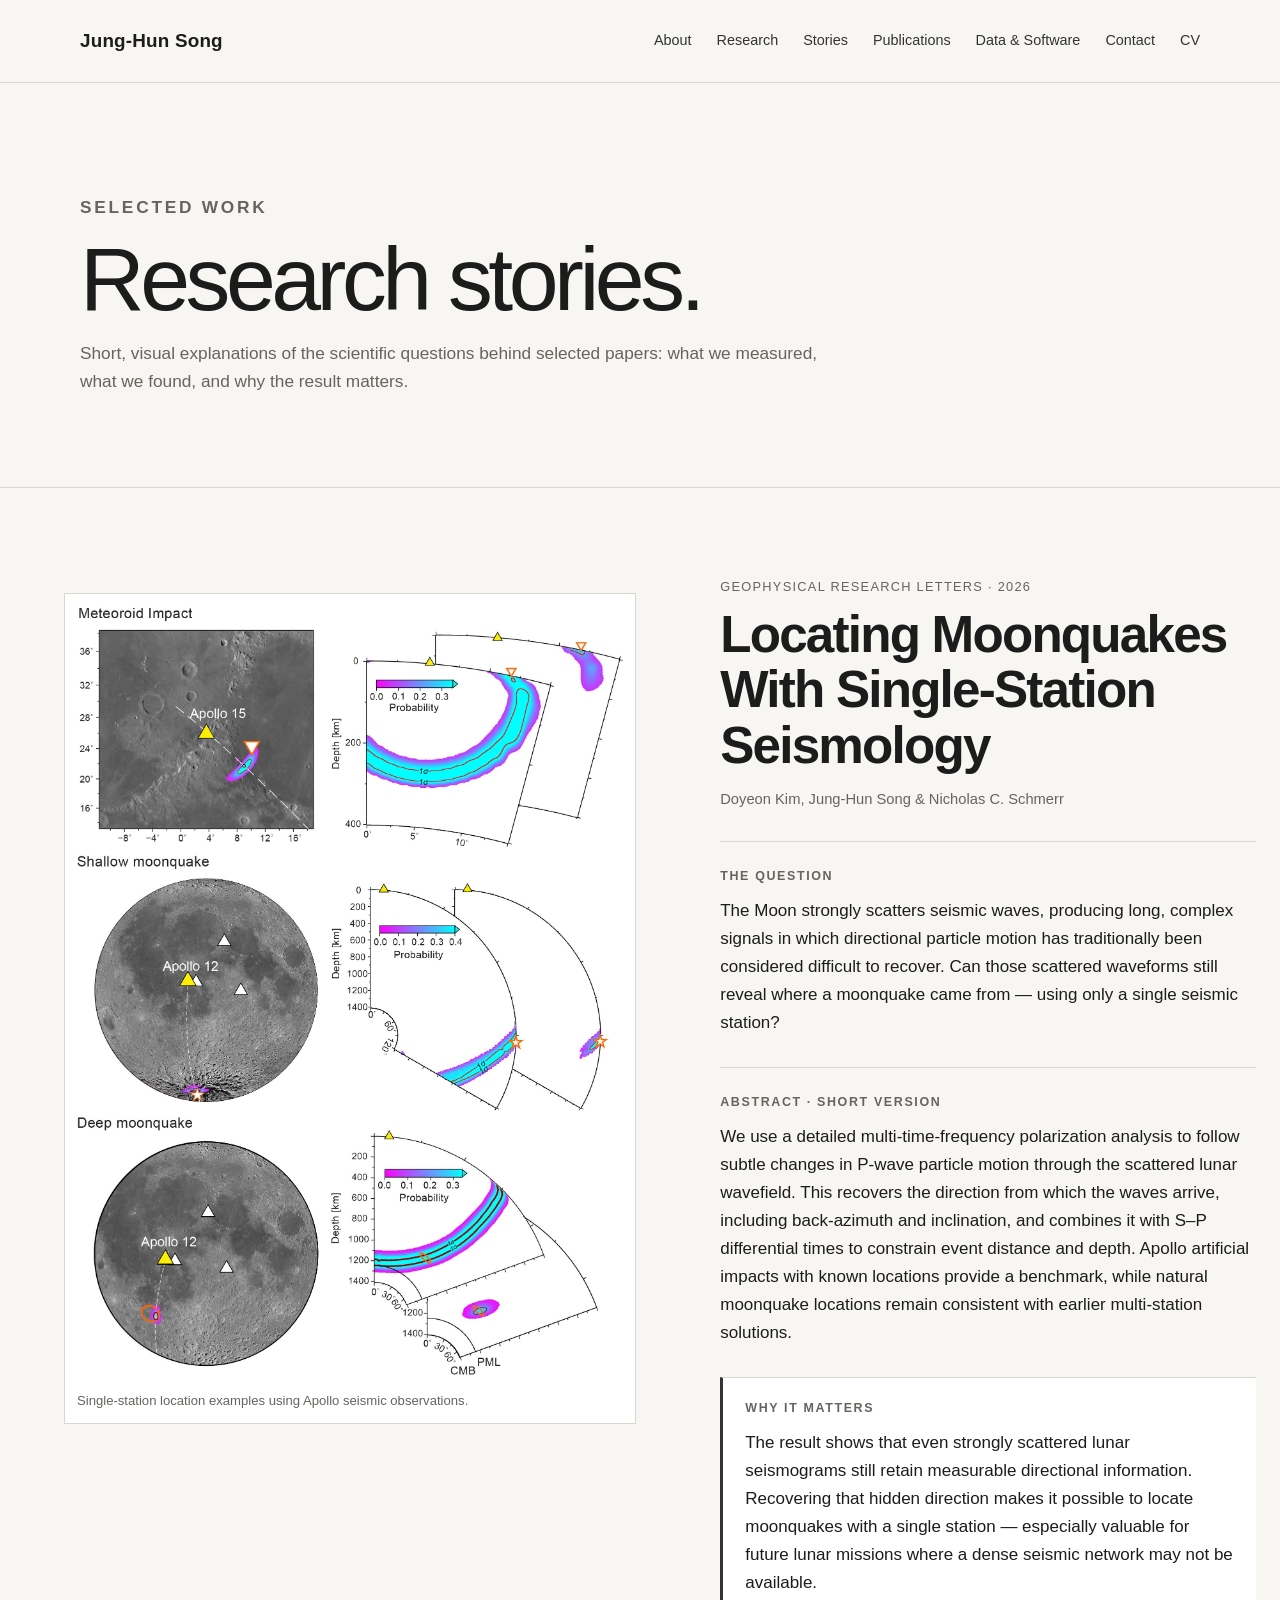
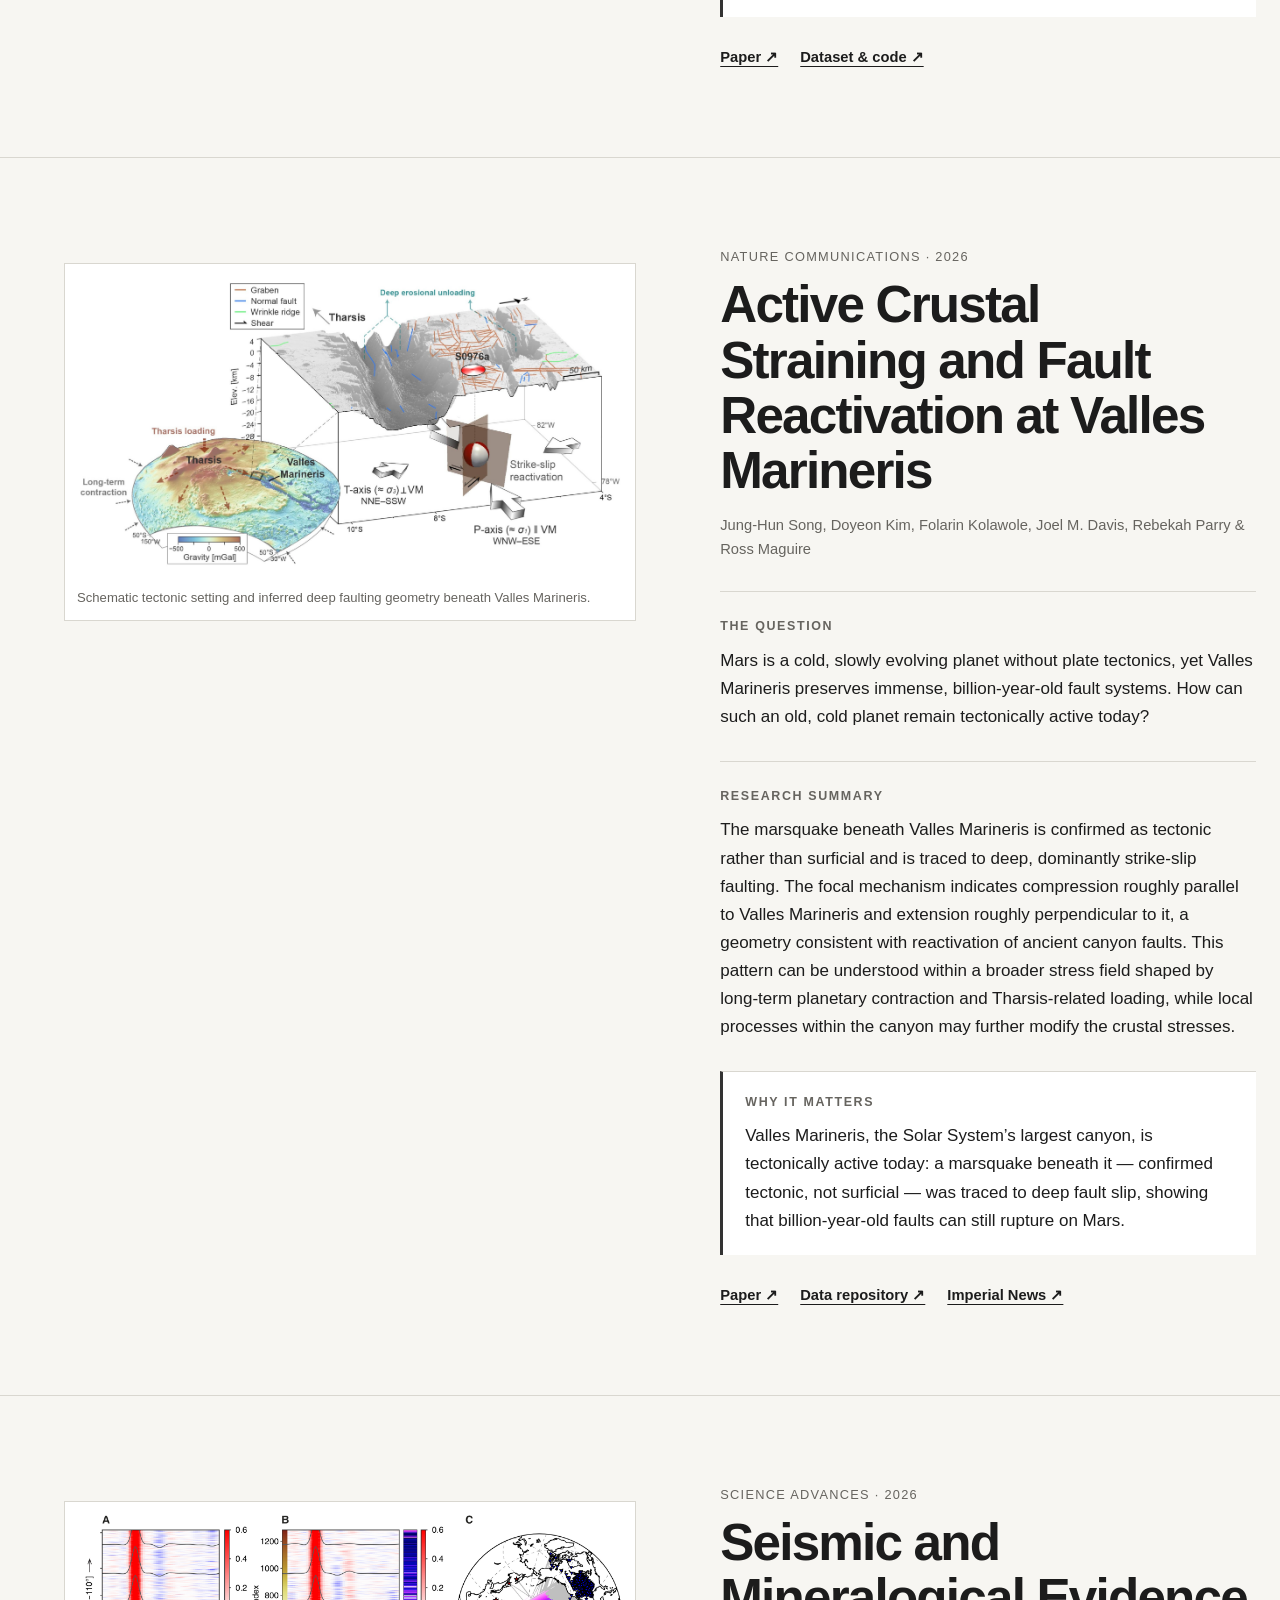
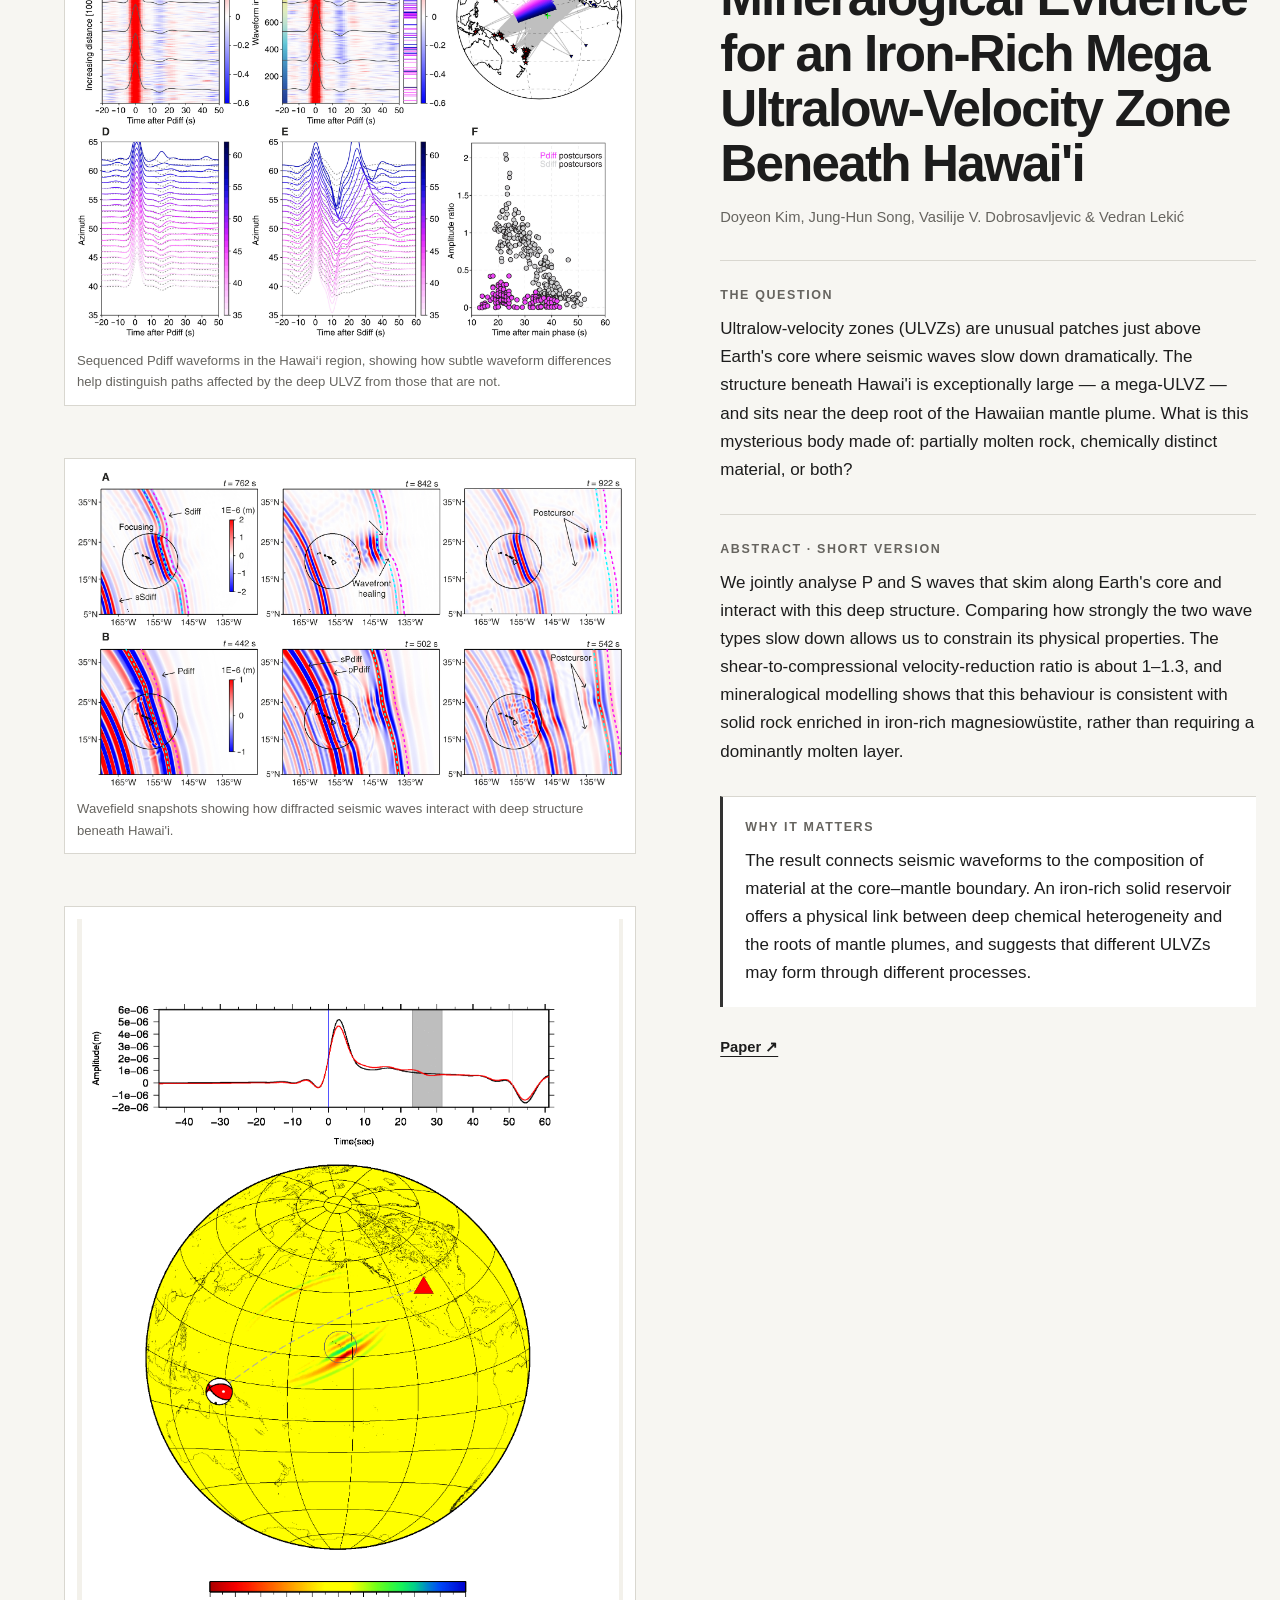
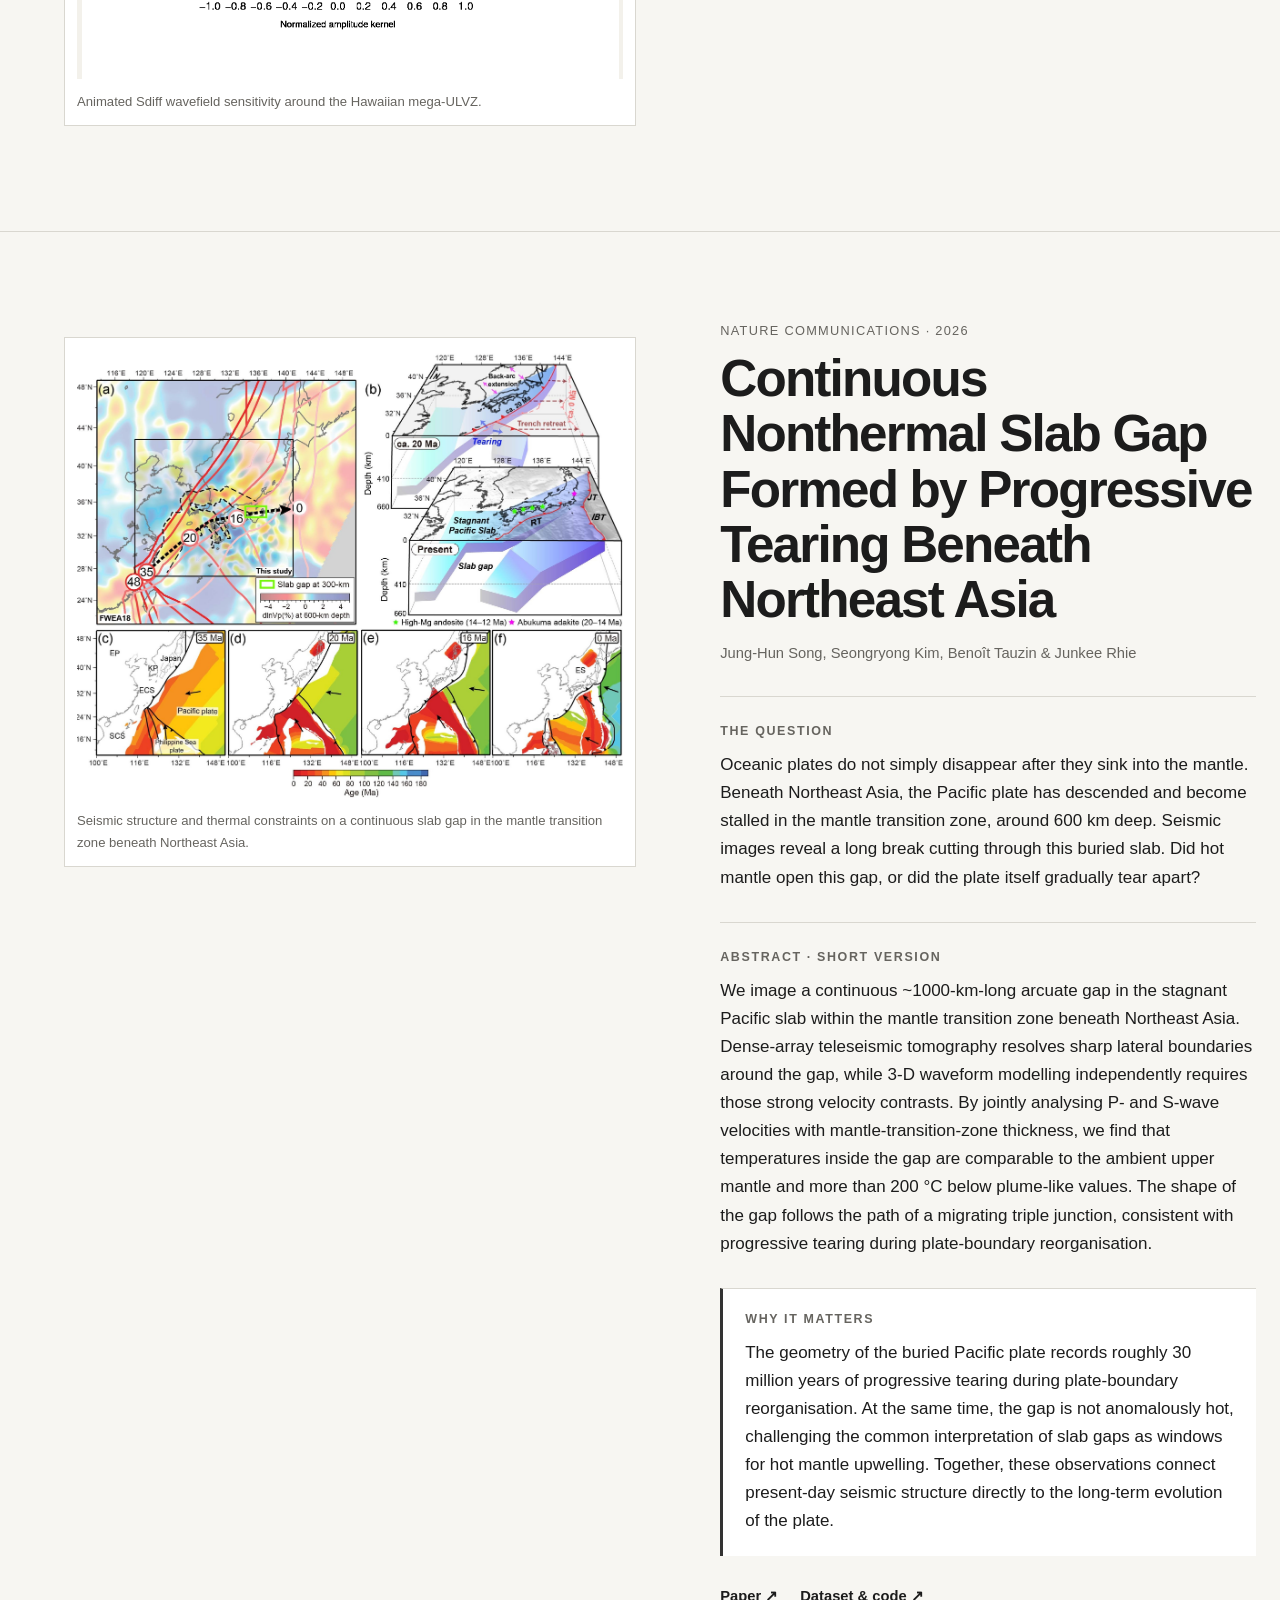
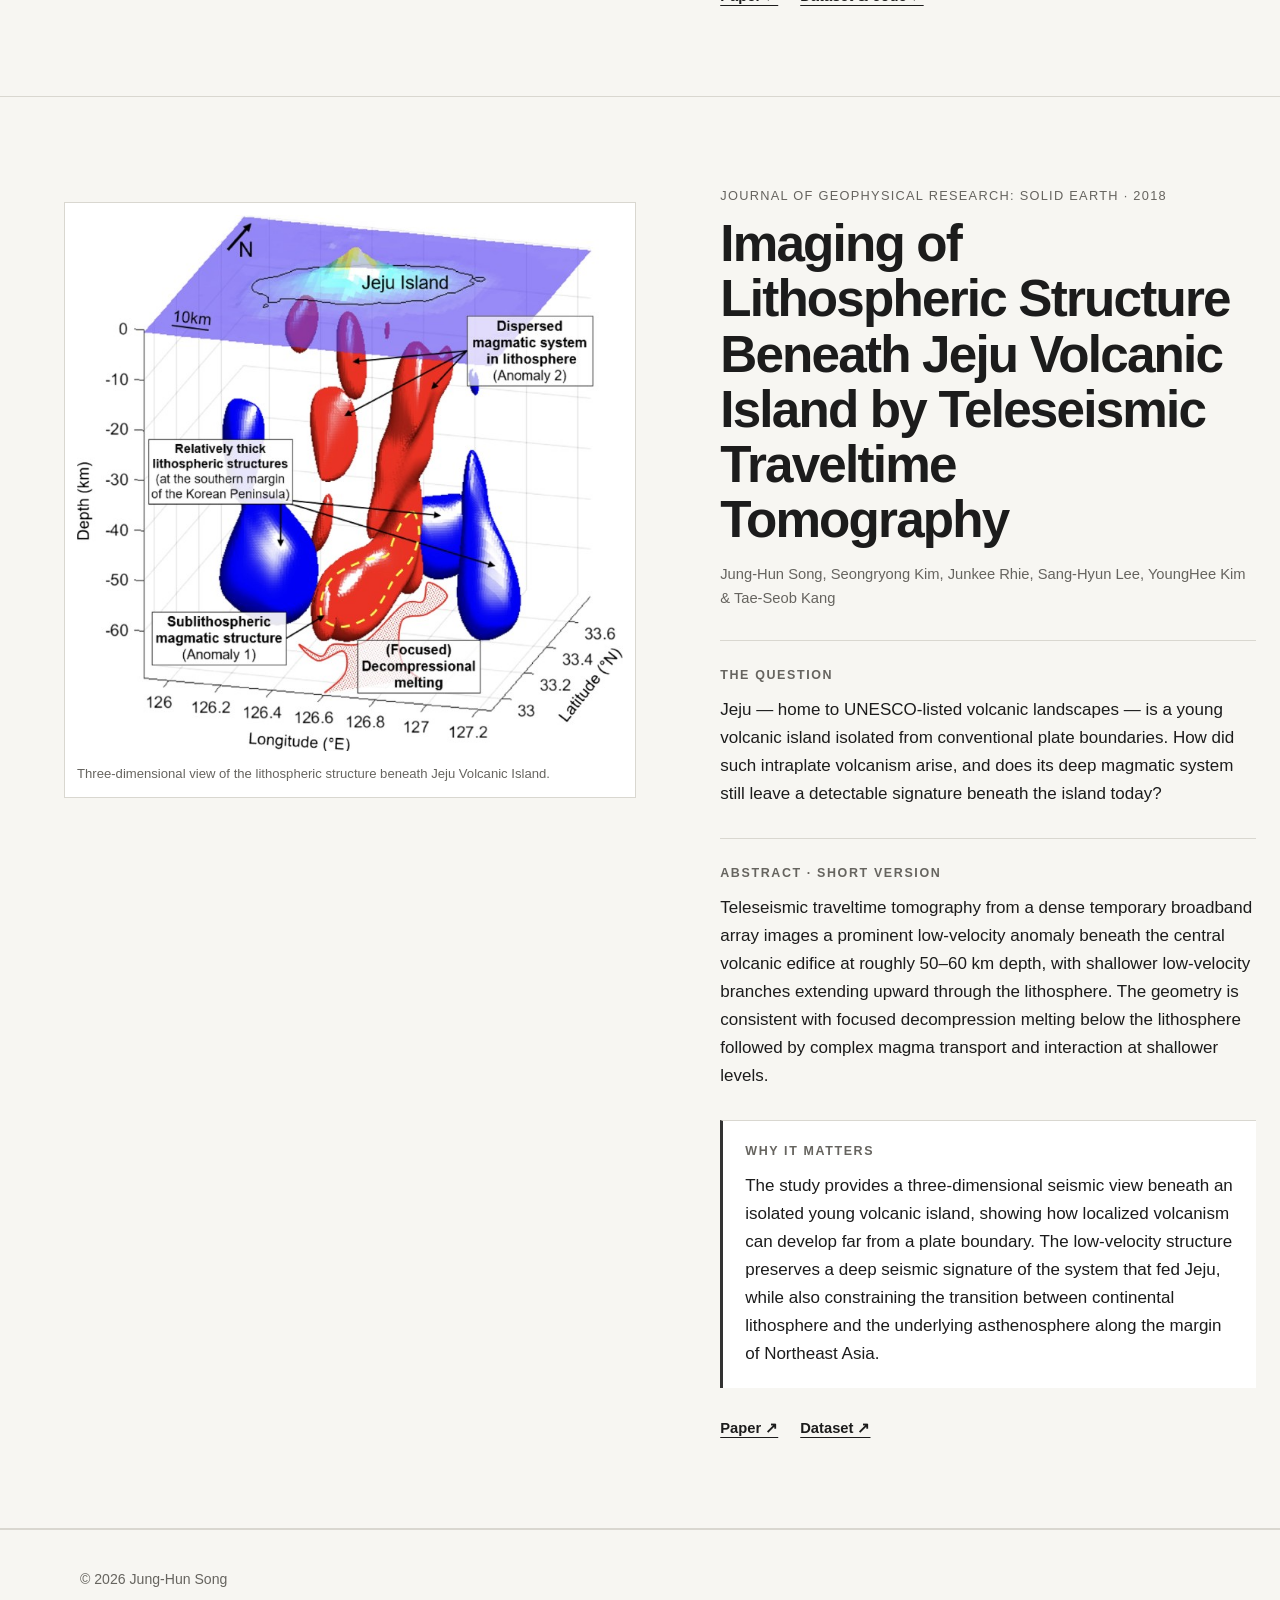
<file: featured-papers.html>
<!DOCTYPE html>
<html lang="en">
<head>
  <meta charset="UTF-8" />
  <meta name="viewport" content="width=device-width, initial-scale=1.0" />
  <title>Research Stories | Jung-Hun Song</title>
  <meta name="description" content="Selected research stories by Jung-Hun Song: planetary seismology, lunar seismology, deep mantle structure, and seismic imaging." />
  <style>


:root {
  --bg: #f7f6f2;
  --paper: #ffffff;
  --text: #1c1c1c;
  --muted: #66645f;
  --line: #d9d7d0;
  --tag-bg: #ebe9e2;
  --max: 1120px;
  --soft: #efede7;
}
* { box-sizing: border-box; }
html { scroll-behavior: smooth; }
body {
  margin: 0;
  background: var(--bg);
  color: var(--text);
  font-family: "Helvetica Neue", Helvetica, Arial, sans-serif;
  font-size: 17px;
  line-height: 1.65;
}
img { max-width: 100%; display: block; }
a { color: inherit; text-decoration-thickness: 1px; text-underline-offset: 4px; }
.wrap { width: min(var(--max), calc(100% - 48px)); margin: 0 auto; }

header {
  background: rgba(247,246,242,.96);
  border-bottom: 1px solid var(--line);
  position: sticky; top: 0; z-index: 20;
  backdrop-filter: blur(8px);
}
.header-inner {
  min-height: 82px; display: flex; align-items: center;
  justify-content: space-between; gap: 24px;
}
.site-name {
  text-decoration: none; font-size: 1.18rem; font-weight: 650;
  letter-spacing: .01em; white-space: nowrap;
}
nav { display: flex; gap: 25px; flex-wrap: wrap; justify-content: flex-end; }
nav a { text-decoration: none; color: #333; font-size: .9rem; }
nav a:hover { text-decoration: underline; text-underline-offset: 5px; }

.hero {
  min-height: 74vh;
  display: flex;
  align-items: flex-end;
  background-color: #0f1318;
  background-image:
    linear-gradient(rgba(0,0,0,.10), rgba(0,0,0,.34)),
    url("files/main-hero.jpg");
  background-size: cover;
  background-position: center 42%;
  background-repeat: no-repeat;
}
.hero-inner {
  width: min(var(--max), calc(100% - 48px));
  margin: 0 auto; padding: 90px 0 78px; color: white;
}
.hero-kicker, .eyebrow {
  margin: 0 0 14px; font-size: .78rem; font-weight: 650;
  text-transform: uppercase; letter-spacing: .16em;
}
.hero h1 {
  margin: 0; max-width: 900px;
  font-size: clamp(2.5rem,7vw,5.6rem);
  line-height: .98; font-weight: 500; letter-spacing: -.045em;
}
.hero-sub {
  margin: 26px 0 0; max-width: 730px;
  font-size: clamp(1.05rem,2vw,1.35rem); line-height: 1.5;
}

section { padding: 92px 0; border-bottom: 1px solid var(--line); }
.section-grid {
  display: grid; grid-template-columns: minmax(140px,.34fr) minmax(0,1fr);
  gap: 48px;
}
.section-label {
  margin: 0; font-size: .78rem; text-transform: uppercase;
  letter-spacing: .16em; color: var(--muted); font-weight: 650;
}
.lead {
  margin-top: 0; font-size: clamp(1.45rem,3vw,2.15rem);
  line-height: 1.35; letter-spacing: -.02em; max-width: 850px;
}
.about-panel {
  display: grid; grid-template-columns: minmax(0,1.25fr) 260px;
  gap: 36px; align-items: start;
}
.about-copy { max-width: 820px; }
.portrait-card { background: var(--paper); border: 1px solid var(--line); padding: 14px; }
.portrait-caption { margin: 12px 0 0; font-size: .86rem; color: var(--muted); }
.affiliation {
  margin-top: 32px; padding-top: 24px;
  border-top: 1px solid var(--line); color: var(--muted);
}
.advisor, .background { margin-top: 12px; color: var(--muted); }
.advisor a, .background a { color: var(--text); }

.research-grid {
  display: grid; grid-template-columns: repeat(2,minmax(0,1fr));
  gap: 22px; margin-top: 22px;
}
.research-card {
  display: block; position: relative; text-decoration: none;
  background: var(--paper); border: 1px solid var(--line);
  padding: 28px; min-height: 255px;
  transition: transform .16s ease, box-shadow .16s ease, border-color .16s ease;
}
.research-card:hover {
  transform: translateY(-3px);
  box-shadow: 0 10px 28px rgba(0,0,0,.07);
  border-color: #bdbab1;
}
.research-card .num { color: var(--muted); font-size: .8rem; letter-spacing: .08em; }
.research-card h3 { margin: 48px 0 14px; font-size: 1.38rem; line-height: 1.22; }
.research-card p { margin: 0; color: #4f4f4f; font-size: .96rem; max-width: 470px; }
.card-arrow { position: absolute; right: 24px; top: 23px; font-size: 1.15rem; color: var(--muted); }

.figure-gallery {
  display: grid; grid-template-columns: repeat(2,minmax(0,1fr));
  gap: 24px; margin-top: 34px;
}
.featured-figure {
  margin: 0;
  background: var(--paper);
  border: 1px solid var(--line);
  overflow: hidden;
  height: 100%;
}
.featured-card {
  display: block;
  height: 100%;
  color: inherit;
  text-decoration: none;
  transition: transform .16s ease, box-shadow .16s ease, border-color .16s ease;
}
.featured-card:hover {
  transform: translateY(-3px);
  box-shadow: 0 10px 28px rgba(0,0,0,.07);
}
.featured-figure img {
  width: 100%;
  height: 330px;
  object-fit: contain;
  object-position: center;
  background: #f3f1eb;
}
.figure-text { padding: 18px 22px 22px; color: #474747; }
.figure-title { margin: 0 0 8px; font-size: .98rem; font-weight: 650; color: var(--text); }
.figure-text p:last-child { margin-bottom: 0; }
.figure-more {
  margin-top: 12px !important;
  font-size: .84rem;
  font-weight: 650;
  color: var(--text);
}

.publication-list { border-top: 1px solid var(--line); }
.pub {
  display: grid; grid-template-columns: 72px 1fr; gap: 22px;
  padding: 25px 0; border-bottom: 1px solid var(--line);
}
.pub-year { color: var(--muted); font-size: .9rem; padding-top: 2px; }
.pub-title { margin: 0 0 5px; font-weight: 650; line-height: 1.35; }
.pub-meta { margin: 0; color: var(--muted); font-size: .93rem; }
.pub-links { margin: 8px 0 0; font-size: .9rem; }
.all-link {
  display: inline-block; margin-top: 28px; font-weight: 650;
  text-decoration: none; border-bottom: 1px solid #777;
}

.news-placeholder { background: var(--paper); border: 1px solid var(--line); padding: 30px; }
.contact-row { display: flex; flex-wrap: wrap; gap: 16px 28px; margin-top: 26px; }
.contact-row a { font-weight: 550; }

.page-head { padding: 105px 0 74px; border-bottom: 1px solid var(--line); }
.page-head .eyebrow { color: var(--muted); }
.page-head h1 {
  font-size: clamp(3rem,7vw,6.3rem); line-height: .98;
  letter-spacing: -.05em; font-weight: 500; margin: 0;
}
.page-intro { max-width: 800px; margin-top: 28px; color: #454545; font-size: 1.12rem; }
.breadcrumb { margin-bottom: 26px; font-size: .9rem; color: var(--muted); }
.breadcrumb a { text-decoration: none; }

.detail-section { padding: 68px 0; }
.detail-grid {
  display: grid; grid-template-columns: 220px minmax(0,1fr); gap: 48px;
}
.detail-title {
  margin: 0; font-size: .8rem; text-transform: uppercase;
  letter-spacing: .15em; color: var(--muted);
}
.copy { max-width: 820px; }
.copy h2 { margin-top: 0; font-size: 2rem; letter-spacing: -.02em; line-height: 1.2; }
.copy h3 { margin-top: 34px; margin-bottom: 8px; font-size: 1.15rem; }
.copy p { margin-top: 0; }

.theme-list {
  display: grid; grid-template-columns: repeat(2,minmax(0,1fr));
  gap: 16px; margin-top: 26px;
}
.theme {
  background: var(--paper); border: 1px solid var(--line);
  padding: 22px;
}
.theme h3 { margin: 0 0 8px; font-size: 1.05rem; }
.theme p { margin: 0; color: var(--muted); font-size: .94rem; }

.visual {
  margin-top: 30px; background: var(--paper); border: 1px solid var(--line);
  padding: 22px;
}
.visual svg { width: 100%; height: auto; display: block; }
.visual-caption { margin: 15px 0 0; font-size: .88rem; color: var(--muted); }

.refs { border-top: 1px solid var(--line); }
.ref {
  display: grid; grid-template-columns: minmax(0,1fr) auto;
  gap: 20px; align-items: start; padding: 19px 0;
  border-bottom: 1px solid var(--line);
}
.ref-title { font-weight: 650; margin: 0 0 4px; line-height: 1.35; }
.ref-meta { color: var(--muted); margin: 0; font-size: .91rem; }
.ref-link { white-space: nowrap; font-size: .9rem; }
.status {
  display: inline-block; margin-left: 7px; padding: 2px 8px;
  border: 1px solid #aaa; border-radius: 999px; font-size: .73rem;
  color: #555; vertical-align: 1px; font-weight: 500;
}

.big-figure { margin: 30px 0 0; background: var(--paper); border: 1px solid var(--line); }
.big-figure img { width: 100%; }
.big-figure figcaption { padding: 18px 22px 22px; color: var(--muted); font-size: .91rem; }

.tool-grid, .data-grid {
  display: grid; grid-template-columns: repeat(2,minmax(0,1fr)); gap: 18px; margin-top: 24px;
}
.resource-card {
  background: var(--paper); border: 1px solid var(--line); padding: 23px;
}
.resource-card h3 { margin: 0 0 8px; font-size: 1.08rem; }
.resource-card p { margin: 0 0 13px; color: var(--muted); font-size: .93rem; }
.resource-card a { font-size: .9rem; font-weight: 600; }

.tag-row { display: flex; flex-wrap: wrap; gap: 7px; margin-top: 11px; }
.tag {
  display: inline-block; padding: 4px 9px; background: var(--tag-bg);
  border-radius: 999px; color: #55524b; font-size: .72rem; line-height: 1.2;
}

footer {
  padding: 38px 0 56px; color: var(--muted); font-size: .88rem;
  border-top: 1px solid var(--line);
}

@media (max-width: 900px) {
  .about-panel { grid-template-columns: 1fr; }
  .portrait-card { max-width: 260px; }
}
@media (max-width: 800px) {
  .header-inner { align-items: flex-start; flex-direction: column; padding: 18px 0; }
  nav { gap: 18px; }
  .hero { min-height: 60vh; }
  .section-grid, .detail-grid { grid-template-columns: 1fr; gap: 24px; }
  .research-grid, .figure-gallery, .theme-list, .tool-grid, .data-grid { grid-template-columns: 1fr; }
  .featured-figure img { height: auto; max-height: 460px; }
  .research-card { min-height: 0; }
  .research-card h3 { margin-top: 26px; }
}
@media (max-width: 520px) {
  .wrap, .hero-inner { width: min(100% - 30px,var(--max)); }
  section { padding: 66px 0; }
  .pub, .ref { grid-template-columns: 1fr; gap: 7px; }
}


/* Publications page hero uses the former homepage background image. */
.publication-hero {
  position: relative;
  padding: 120px 0 92px;
  border-bottom: 1px solid var(--line);
  color: #fff;
  background-color: #555;
  background-image:
    linear-gradient(rgba(0,0,0,.18), rgba(0,0,0,.56)),
    url("files/hero.jpg");
  background-size: cover;
  background-position: center;
}

.publication-hero .eyebrow,
.publication-hero .breadcrumb,
.publication-hero .page-intro {
  color: rgba(255,255,255,.9);
}

.publication-hero .breadcrumb a,
.publication-hero .contact-row a {
  color: #fff;
}

.publication-hero h1 {
  color: #fff;
}

  
/* Lighter, more personal homepage hero */
.hero {
  min-height: 72vh;
  display: flex;
  align-items: center;
  background-color: #0f1318;
  background-image:
    linear-gradient(rgba(0,0,0,.06), rgba(0,0,0,.25)),
    url("files/main-hero.jpg");
  background-size: cover;
  background-position: center 42%;
  background-repeat: no-repeat;
}
.hero-inner {
  width: min(var(--max), calc(100% - 48px));
  margin: 0 auto;
  padding: 100px 0 84px;
  color: white;
}
.hero-kicker {
  margin: 0 0 18px;
  font-size: .82rem;
  font-weight: 600;
  text-transform: none;
  letter-spacing: .08em;
  opacity: .92;
}
.hero h1 {
  margin: 0;
  max-width: 820px;
  font-size: clamp(3.2rem, 8vw, 7rem);
  line-height: .94;
  font-weight: 500;
  letter-spacing: -.055em;
}
.hero-sub {
  margin: 24px 0 0;
  max-width: 650px;
  font-size: clamp(1rem, 1.8vw, 1.2rem);
  line-height: 1.55;
  color: rgba(255,255,255,.92);
}
.hero-links {
  display: flex;
  gap: 18px 26px;
  flex-wrap: wrap;
  margin-top: 30px;
}
.hero-links a {
  color: white;
  text-decoration: none;
  border-bottom: 1px solid rgba(255,255,255,.65);
  padding-bottom: 2px;
  font-size: .92rem;
}
.story-teasers {
  display: grid;
  grid-template-columns: repeat(3,minmax(0,1fr));
  gap: 20px;
  margin-top: 28px;
}
.story-teaser {
  display: block;
  background: var(--paper);
  border: 1px solid var(--line);
  text-decoration: none;
  overflow: hidden;
  transition: transform .16s ease, box-shadow .16s ease;
}
.story-teaser:hover {
  transform: translateY(-3px);
  box-shadow: 0 10px 28px rgba(0,0,0,.07);
}
.story-teaser img {
  width: 100%;
  height: 220px;
  object-fit: cover;
  object-position: center;
  background: #f3f1eb;
}
.story-teaser .story-copy { padding: 20px 22px 23px; }
.story-teaser .story-meta {
  margin: 0 0 8px;
  color: var(--muted);
  font-size: .78rem;
  text-transform: uppercase;
  letter-spacing: .08em;
}
.story-teaser h3 {
  margin: 0 0 9px;
  font-size: 1.15rem;
  line-height: 1.3;
}
.story-teaser p {
  margin: 0;
  color: #555;
  font-size: .91rem;
}
@media (max-width: 800px) {
  .story-teasers { grid-template-columns: 1fr; }
  .story-teaser img { height: auto; max-height: 420px; object-fit: contain; }
}



.story-head {
  padding: 110px 0 74px;
  border-bottom: 1px solid var(--line);
}
.story-head h1 {
  margin: 0;
  font-size: clamp(3.2rem,7vw,6.5rem);
  line-height: .96;
  letter-spacing: -.05em;
  font-weight: 500;
}
.story-head p {
  max-width: 760px;
  color: var(--muted);
  font-size: 1.08rem;
}
.paper-story {
  padding: 88px 0;
  border-bottom: 1px solid var(--line);
  scroll-margin-top: 95px;
}
.paper-story-grid {
  display: grid;
  grid-template-columns: minmax(0, .95fr) minmax(0, 1.15fr);
  gap: 50px;
  align-items: start;
}
.paper-visual {
  background: var(--paper);
  border: 1px solid var(--line);
  padding: 14px;
  position: sticky;
  top: 108px;
}
.paper-visual img {
  width: 100%;
  height: auto;
  max-height: 680px;
  object-fit: contain;
  background: #f3f1eb;
}
.paper-visual figcaption {
  margin-top: 12px;
  color: var(--muted);
  font-size: .82rem;
}
.paper-journal {
  margin: 0 0 10px;
  color: var(--muted);
  font-size: .8rem;
  text-transform: uppercase;
  letter-spacing: .1em;
}
.paper-story h2 {
  margin: 0;
  font-size: clamp(2rem,4vw,3.3rem);
  line-height: 1.08;
  letter-spacing: -.035em;
}
.paper-authors {
  margin: 14px 0 30px;
  color: var(--muted);
  font-size: .92rem;
}
.story-block {
  margin-top: 30px;
  padding-top: 24px;
  border-top: 1px solid var(--line);
}
.story-block h3 {
  margin: 0 0 10px;
  font-size: .78rem;
  text-transform: uppercase;
  letter-spacing: .13em;
  color: var(--muted);
}
.story-block p { margin: 0; }
.why {
  background: var(--paper);
  border-left: 3px solid #333;
  padding: 20px 22px;
}
.paper-actions {
  display: flex;
  flex-wrap: wrap;
  gap: 14px 22px;
  margin-top: 28px;
}
.paper-actions a {
  font-weight: 650;
  font-size: .92rem;
}
.current-badge {
  display: inline-block;
  margin-left: 8px;
  padding: 3px 8px;
  border: 1px solid #aaa;
  border-radius: 999px;
  font-size: .7rem;
  vertical-align: middle;
  letter-spacing: .02em;
}
@media (max-width: 850px) {
  .paper-story-grid { grid-template-columns: 1fr; }
  .paper-visual { position: static; }
}

  
.paper-visual-stack {
  position: sticky;
  top: 108px;
  display: grid;
  gap: 18px;
}
.paper-visual-stack .paper-visual {
  position: static;
  top: auto;
}
@media (max-width: 860px) {
  .paper-visual-stack { position: static; }
}


/* Wider research-story layout for figure-rich papers */
.paper-story > .wrap {
  width: min(1360px, calc(100% - 48px));
}

.paper-story-grid {
  grid-template-columns: minmax(0, 1.12fr) minmax(0, .92fr);
  gap: 44px;
}

.paper-visual {
  padding: 12px;
}

.paper-visual img {
  width: 100%;
  max-height: 900px;
  object-fit: contain;
}

.paper-visual-stack {
  width: 100%;
}

.paper-visual-stack .paper-visual img {
  width: 100%;
  max-height: 760px;
}

@media (max-width: 980px) {
  .paper-story > .wrap {
    width: min(100% - 36px, 900px);
  }

  .paper-story-grid {
    grid-template-columns: 1fr;
    gap: 34px;
  }

  .paper-visual,
  .paper-visual-stack {
    position: static;
  }

  .paper-visual img,
  .paper-visual-stack .paper-visual img {
    max-height: none;
  }
}

@media (max-width: 520px) {
  .paper-story > .wrap {
    width: min(100% - 24px, 900px);
  }
}

</style>
</head>
<body>
<header>
  <div class="wrap header-inner">
    <a class="site-name" href="index.html">Jung-Hun Song</a>
    <nav aria-label="Main navigation">
      <a href="index.html#about">About</a>
      <a href="index.html#research">Research</a>
      <a href="featured-papers.html">Stories</a>
      <a href="publications.html">Publications</a>
      <a href="data-software.html">Data &amp; Software</a>
      <a href="index.html#contact">Contact</a>
      <a href="files/CV_JungHunSong.pdf" target="_blank" rel="noopener">CV</a>
    </nav>
  </div>
</header>

<main>
  <section class="story-head">
    <div class="wrap">
      <p class="eyebrow">Selected work</p>
      <h1>Research stories.</h1>
      <p>
        Short, visual explanations of the scientific questions behind selected papers:
        what we measured, what we found, and why the result matters.
      </p>
    </div>
  </section>

  <section class="paper-story" id="moonquake">
    <div class="wrap paper-story-grid">
      <figure class="paper-visual">
        <img src="files/moonquake_location.jpg" alt="Single-station event locations for meteoroid impacts, shallow moonquakes, and deep moonquakes">
        <figcaption>Single-station location examples using Apollo seismic observations.</figcaption>
      </figure>
      <div>
        <p class="paper-journal">Geophysical Research Letters · 2026</p>
        <h2>Locating Moonquakes With Single-Station Seismology</h2>
        <p class="paper-authors">Doyeon Kim, Jung-Hun Song &amp; Nicholas C. Schmerr</p>

        <div class="story-block">
          <h3>The question</h3>
          <p>
            The Moon strongly scatters seismic waves, producing long, complex signals in which directional
            particle motion has traditionally been considered difficult to recover. Can those scattered
            waveforms still reveal where a moonquake came from — using only a single seismic station?
          </p>
        </div>

        <div class="story-block">
          <h3>Abstract · short version</h3>
          <p>
            We use a detailed multi-time-frequency polarization analysis to follow subtle changes in P-wave
            particle motion through the scattered lunar wavefield. This recovers the direction from which
            the waves arrive, including back-azimuth and inclination, and combines it with S–P differential
            times to constrain event distance and depth. Apollo artificial impacts with known locations
            provide a benchmark, while natural moonquake locations remain consistent with earlier
            multi-station solutions.
          </p>
        </div>

        <div class="story-block why">
          <h3>Why it matters</h3>
          <p>
            The result shows that even strongly scattered lunar seismograms still retain measurable
            directional information. Recovering that hidden direction makes it possible to locate
            moonquakes with a single station — especially valuable for future lunar missions where
            a dense seismic network may not be available.
          </p>
        </div>

        <div class="paper-actions">
          <a href="https://doi.org/10.1029/2026GL122962" target="_blank" rel="noopener">Paper ↗</a>
          <a href="https://doi.org/10.6084/m9.figshare.32814290" target="_blank" rel="noopener">Dataset &amp; code ↗</a>
        </div>
      </div>
    </div>
  </section>

<section class="paper-story" id="valles">
    <div class="wrap paper-story-grid">
      <figure class="paper-visual">
        <img src="files/VallesMarineris.jpg" alt="Tectonic interpretation of deep faulting beneath Valles Marineris">
        <figcaption>Schematic tectonic setting and inferred deep faulting geometry beneath Valles Marineris.</figcaption>
      </figure>
      <div>
        <p class="paper-journal">Nature Communications · 2026</p>
        <h2>Active Crustal Straining and Fault Reactivation at Valles Marineris</h2>
        <p class="paper-authors">Jung-Hun Song, Doyeon Kim, Folarin Kolawole, Joel M. Davis, Rebekah Parry &amp; Ross Maguire</p>

        <div class="story-block">
          <h3>The question</h3>
          <p>
            Mars is a cold, slowly evolving planet without plate tectonics, yet Valles Marineris preserves immense,
            billion-year-old fault systems. How can such an old, cold planet remain tectonically active today?
          </p>
        </div>

        <div class="story-block">
          <h3>Research summary</h3>
          <p>
            The marsquake beneath Valles Marineris is confirmed as tectonic rather than surficial and is traced
            to deep, dominantly strike-slip faulting. The focal mechanism indicates compression roughly parallel
            to Valles Marineris and extension roughly perpendicular to it, a geometry consistent with reactivation
            of ancient canyon faults. This pattern can be understood within a broader stress field shaped by
            long-term planetary contraction and Tharsis-related loading, while local processes within the canyon
            may further modify the crustal stresses.
          </p>
        </div>

        <div class="story-block why">
          <h3>Why it matters</h3>
          <p>
            Valles Marineris, the Solar System’s largest canyon, is tectonically active today: a marsquake beneath
            it — confirmed tectonic, not surficial — was traced to deep fault slip, showing that billion-year-old
            faults can still rupture on Mars.
          </p>
        </div>

        <div class="paper-actions">
          <a href="https://www.nature.com/articles/s41467-026-78193-6" target="_blank" rel="noopener">Paper ↗</a>
          <a href="https://doi.org/10.6084/m9.figshare.32144254" target="_blank" rel="noopener">Data repository ↗</a>
          <a href="https://www.imperial.ac.uk/news/articles/engineering/earth-science/2026/giant-canyon-on-mars-is-still-tectonically-active-today/" target="_blank" rel="noopener">Imperial News ↗</a>
        </div>
      </div>
    </div>
  </section>

<section class="paper-story" id="hawaii">
    <div class="wrap paper-story-grid">
      <div class="paper-visual-stack">
        <figure class="paper-visual">
          <img src="files/sequencer.jpg" alt="Sequenced Pdiff waveforms in the Hawai‘i region used to identify paths affected by the Hawaiian mega-ULVZ">
          <figcaption>
            Sequenced Pdiff waveforms in the Hawai‘i region, showing how subtle waveform differences help distinguish paths affected by the deep ULVZ from those that are not.
          </figcaption>
        </figure>

        <figure class="paper-visual">
          <img src="files/wavefield.jpg" alt="Wavefield snapshots showing seismic-wave interaction with the Hawaiian mega-ULVZ">
          <figcaption>
            Wavefield snapshots showing how diffracted seismic waves interact with deep structure beneath Hawai'i.
          </figcaption>
        </figure>

        <figure class="paper-visual">
          <img src="files/image3.gif" alt="Animated Sdiff wavefield sensitivity near the Hawaiian mega-ULVZ">
          <figcaption>
            Animated Sdiff wavefield sensitivity around the Hawaiian mega-ULVZ.
          </figcaption>
        </figure>
      </div>
      <div>
        <p class="paper-journal">Science Advances · 2026</p>
        <h2>Seismic and Mineralogical Evidence for an Iron-Rich Mega Ultralow-Velocity Zone Beneath Hawai'i</h2>
        <p class="paper-authors">Doyeon Kim, Jung-Hun Song, Vasilije V. Dobrosavljevic &amp; Vedran Lekić</p>

        <div class="story-block">
          <h3>The question</h3>
          <p>
            Ultralow-velocity zones (ULVZs) are unusual patches just above Earth's core where seismic waves
            slow down dramatically. The structure beneath Hawai'i is exceptionally large — a mega-ULVZ —
            and sits near the deep root of the Hawaiian mantle plume. What is this mysterious body made of:
            partially molten rock, chemically distinct material, or both?
          </p>
        </div>

        <div class="story-block">
          <h3>Abstract · short version</h3>
          <p>
            We jointly analyse P and S waves that skim along Earth's core and interact with this deep structure.
            Comparing how strongly the two wave types slow down allows us to constrain its physical properties.
            The shear-to-compressional velocity-reduction ratio is about 1–1.3, and mineralogical modelling
            shows that this behaviour is consistent with solid rock enriched in iron-rich magnesiowüstite,
            rather than requiring a dominantly molten layer.
          </p>
        </div>

        <div class="story-block why">
          <h3>Why it matters</h3>
          <p>
            The result connects seismic waveforms to the composition of material at the core–mantle boundary.
            An iron-rich solid reservoir offers a physical link between deep chemical heterogeneity and the
            roots of mantle plumes, and suggests that different ULVZs may form through different processes.
          </p>
        </div>

        <div class="paper-actions">
          <a href="https://doi.org/10.1126/sciadv.adz1962" target="_blank" rel="noopener">Paper ↗</a>
        </div>
      </div>
    </div>
  </section>

<section class="paper-story" id="slab-gap">
    <div class="wrap paper-story-grid">
      <figure class="paper-visual">
        <img src="files/mtz.jpg" alt="Seismic and thermal structure of the mantle transition zone slab gap beneath Northeast Asia">
        <figcaption>
          Seismic structure and thermal constraints on a continuous slab gap in the mantle transition zone beneath Northeast Asia.
        </figcaption>
      </figure>
      <div>
        <p class="paper-journal">Nature Communications · 2026</p>
        <h2>Continuous Nonthermal Slab Gap Formed by Progressive Tearing Beneath Northeast Asia</h2>
        <p class="paper-authors">Jung-Hun Song, Seongryong Kim, Benoît Tauzin &amp; Junkee Rhie</p>

        <div class="story-block">
          <h3>The question</h3>
          <p>
            Oceanic plates do not simply disappear after they sink into the mantle. Beneath Northeast Asia,
            the Pacific plate has descended and become stalled in the mantle transition zone, around 600 km deep.
            Seismic images reveal a long break cutting through this buried slab. Did hot mantle open this gap,
            or did the plate itself gradually tear apart?
          </p>
        </div>

        <div class="story-block">
          <h3>Abstract · short version</h3>
          <p>
            We image a continuous ~1000-km-long arcuate gap in the stagnant Pacific slab within the mantle transition
            zone beneath Northeast Asia. Dense-array teleseismic tomography resolves sharp lateral boundaries around
            the gap, while 3-D waveform modelling independently requires those strong velocity contrasts. By jointly
            analysing P- and S-wave velocities with mantle-transition-zone thickness, we find that temperatures inside
            the gap are comparable to the ambient upper mantle and more than 200 °C below plume-like values. The shape
            of the gap follows the path of a migrating triple junction, consistent with progressive tearing during
            plate-boundary reorganisation.
          </p>
        </div>

        <div class="story-block why">
          <h3>Why it matters</h3>
          <p>
            The geometry of the buried Pacific plate records roughly 30 million years of progressive tearing during
            plate-boundary reorganisation. At the same time, the gap is not anomalously hot, challenging the common
            interpretation of slab gaps as windows for hot mantle upwelling. Together, these observations connect
            present-day seismic structure directly to the long-term evolution of the plate.
          </p>
        </div>

        <div class="paper-actions">
          <a href="https://doi.org/10.1038/s41467-026-75246-8" target="_blank" rel="noopener">Paper ↗</a>
          <a href="https://doi.org/10.6084/m9.figshare.30370507" target="_blank" rel="noopener">Dataset &amp; code ↗</a>
        </div>
      </div>
    </div>
  </section>

<section class="paper-story" id="jeju">
    <div class="wrap paper-story-grid">
      <figure class="paper-visual">
        <img src="files/jeju-3d.jpg" alt="Three-dimensional lithospheric and magmatic structure beneath Jeju Volcanic Island">
        <figcaption>Three-dimensional view of the lithospheric structure beneath Jeju Volcanic Island.</figcaption>
      </figure>
      <div>
        <p class="paper-journal">Journal of Geophysical Research: Solid Earth · 2018</p>
        <h2>Imaging of Lithospheric Structure Beneath Jeju Volcanic Island by Teleseismic Traveltime Tomography</h2>
        <p class="paper-authors">Jung-Hun Song, Seongryong Kim, Junkee Rhie, Sang-Hyun Lee, YoungHee Kim &amp; Tae-Seob Kang</p>

        <div class="story-block">
          <h3>The question</h3>
          <p>
            Jeju — home to UNESCO-listed volcanic landscapes — is a young volcanic island isolated from
            conventional plate boundaries. How did such intraplate volcanism arise, and does its deep
            magmatic system still leave a detectable signature beneath the island today?
          </p>
        </div>

        <div class="story-block">
          <h3>Abstract · short version</h3>
          <p>
            Teleseismic traveltime tomography from a dense temporary broadband array images a prominent
            low-velocity anomaly beneath the central volcanic edifice at roughly 50–60 km depth, with
            shallower low-velocity branches extending upward through the lithosphere. The geometry is
            consistent with focused decompression melting below the lithosphere followed by complex
            magma transport and interaction at shallower levels.
          </p>
        </div>

        <div class="story-block why">
          <h3>Why it matters</h3>
          <p>
            The study provides a three-dimensional seismic view beneath an isolated young volcanic island,
            showing how localized volcanism can develop far from a plate boundary. The low-velocity structure
            preserves a deep seismic signature of the system that fed Jeju, while also constraining the
            transition between continental lithosphere and the underlying asthenosphere along the margin of
            Northeast Asia.
          </p>
        </div>

        <div class="paper-actions">
          <a href="https://doi.org/10.1029/2018JB015979" target="_blank" rel="noopener">Paper ↗</a>
          <a href="https://doi.org/10.6084/m9.figshare.6149858" target="_blank" rel="noopener">Dataset ↗</a>
        </div>
      </div>
    </div>
  </section>

</main>

<footer>
  <div class="wrap">© 2026 Jung-Hun Song</div>
</footer>
</body>
</html>
</file>
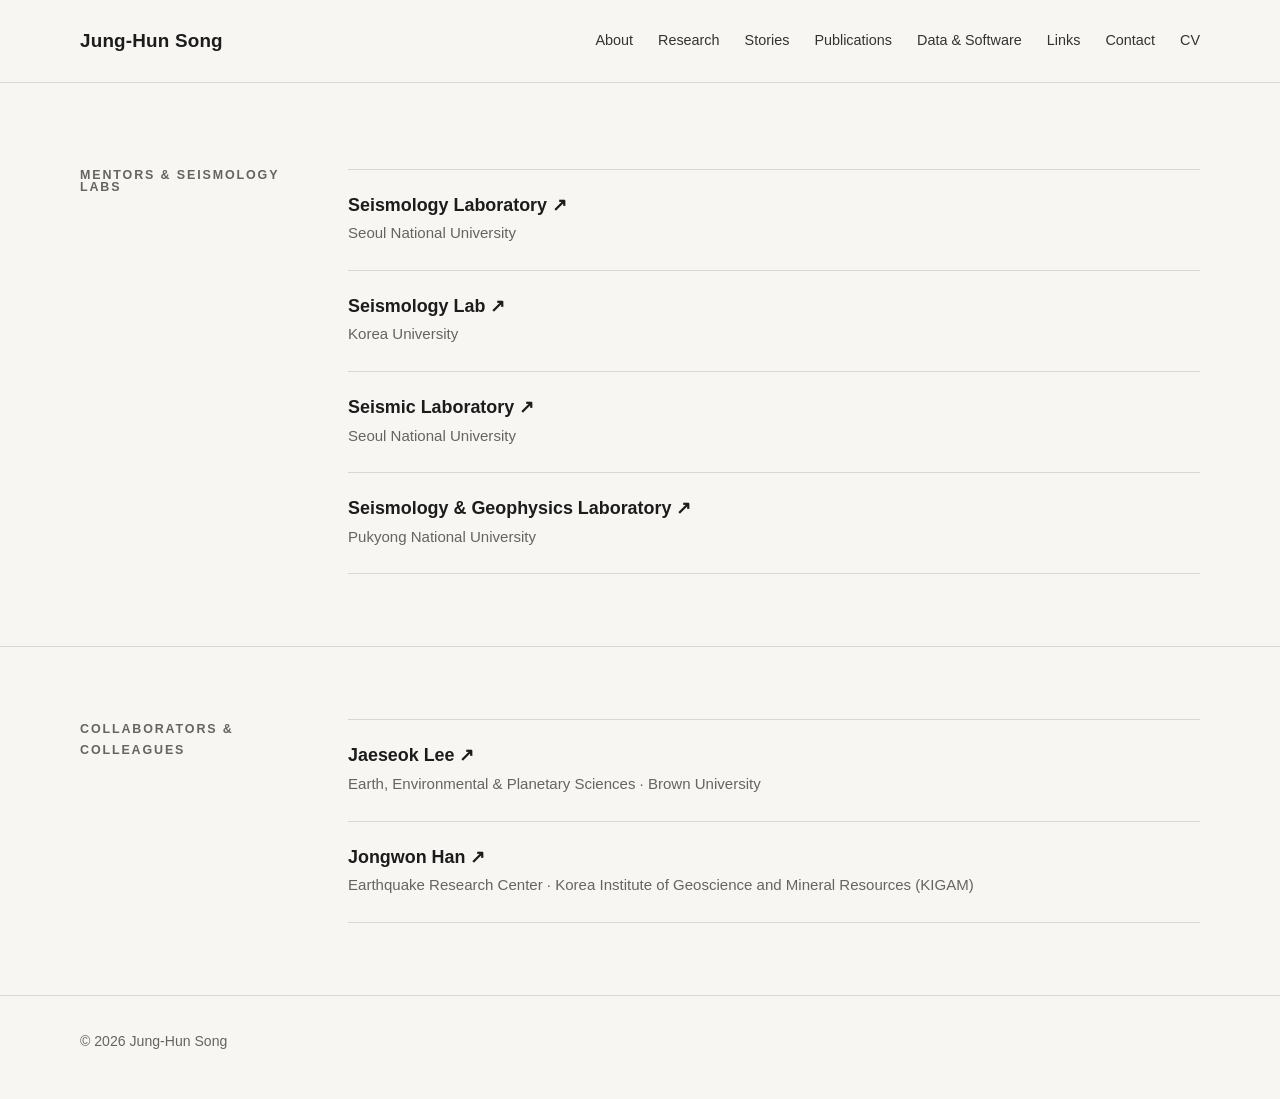
<file: links.html>
<!DOCTYPE html>
<html lang="en">
<head>
  <meta charset="UTF-8" />
  <meta name="viewport" content="width=device-width, initial-scale=1.0" />
  <title>Links | Jung-Hun Song</title>
  <meta name="description" content="Useful academic links, seismology laboratories, mentors, collaborators, and colleagues connected with Jung-Hun Song's research." />
  <style>
:root {
  --bg: #f7f6f2;
  --paper: #ffffff;
  --text: #1c1c1c;
  --muted: #66645f;
  --line: #d9d7d0;
  --soft: #efede7;
  --max: 1120px;
}
* { box-sizing: border-box; }
body {
  margin: 0;
  background: var(--bg);
  color: var(--text);
  font-family: "Helvetica Neue", Helvetica, Arial, sans-serif;
  font-size: 17px;
  line-height: 1.65;
}
a { color: inherit; text-decoration-thickness: 1px; text-underline-offset: 4px; }
.wrap { width: min(var(--max), calc(100% - 48px)); margin: 0 auto; }

header {
  background: rgba(247,246,242,.96);
  border-bottom: 1px solid var(--line);
  position: sticky;
  top: 0;
  z-index: 20;
  backdrop-filter: blur(8px);
}
.header-inner {
  min-height: 82px;
  display: flex;
  align-items: center;
  justify-content: space-between;
  gap: 24px;
}
.site-name {
  text-decoration: none;
  font-size: 1.18rem;
  font-weight: 650;
  letter-spacing: .01em;
  white-space: nowrap;
}
nav {
  display: flex;
  gap: 25px;
  flex-wrap: wrap;
  justify-content: flex-end;
}
nav a {
  text-decoration: none;
  color: #333;
  font-size: .9rem;
}
nav a:hover { text-decoration: underline; text-underline-offset: 5px; }

.page-head {
  padding: 105px 0 72px;
  border-bottom: 1px solid var(--line);
}
.breadcrumb {
  margin: 0 0 26px;
  color: var(--muted);
  font-size: .9rem;
}
.breadcrumb a { text-decoration: none; }
.eyebrow {
  margin: 0 0 14px;
  color: var(--muted);
  font-size: .78rem;
  font-weight: 650;
  text-transform: uppercase;
  letter-spacing: .16em;
}
h1 {
  margin: 0;
  font-size: clamp(3rem, 7vw, 6rem);
  line-height: .98;
  letter-spacing: -.05em;
  font-weight: 500;
}
.intro {
  max-width: 780px;
  margin: 28px 0 0;
  color: #454545;
  font-size: 1.08rem;
}

.links-section {
  padding: 72px 0;
  border-bottom: 1px solid var(--line);
}
.section-grid {
  display: grid;
  grid-template-columns: 220px minmax(0,1fr);
  gap: 48px;
}
.section-label {
  margin: 0;
  color: var(--muted);
  font-size: .78rem;
  font-weight: 650;
  text-transform: uppercase;
  letter-spacing: .15em;
}
.link-list {
  border-top: 1px solid var(--line);
}
.person-link {
  display: grid;
  grid-template-columns: minmax(0,1fr) auto;
  gap: 24px;
  padding: 24px 0;
  border-bottom: 1px solid var(--line);
  align-items: center;
}
.person-name {
  margin: 0 0 4px;
  font-size: 1.12rem;
  font-weight: 650;
  line-height: 1.3;
}
.person-meta {
  margin: 0;
  color: var(--muted);
  font-size: .94rem;
}
.visit {
  white-space: nowrap;
  text-decoration: none;
  font-size: .9rem;
  font-weight: 600;
  border-bottom: 1px solid #777;
}
.note {
  margin: 22px 0 0;
  color: var(--muted);
  font-size: .9rem;
}
footer {
  padding: 34px 0 46px;
  color: var(--muted);
  font-size: .88rem;
}
@media (max-width: 820px) {
  .header-inner { align-items: flex-start; padding: 20px 0; }
  nav { gap: 12px 18px; }
  .section-grid { grid-template-columns: 1fr; gap: 22px; }
  .person-link { grid-template-columns: 1fr; gap: 10px; }
  .visit { width: fit-content; }
}
@media (max-width: 620px) {
  .wrap { width: min(var(--max), calc(100% - 28px)); }
  .header-inner { display: block; }
  nav { margin-top: 14px; justify-content: flex-start; }
  .page-head { padding-top: 76px; }
}
  
/* Compact links page */
.first-links-section {
  padding-top: 86px;
}
.person-name a {
  color: var(--text);
  text-decoration: none;
}
.person-name a:hover {
  text-decoration: underline;
  text-underline-offset: 4px;
}
.badge {
  display: inline-block;
  margin-left: 9px;
  padding: 2px 8px;
  border: 1px solid #aaa79f;
  border-radius: 999px;
  color: #68655f;
  font-size: .70rem;
  font-weight: 500;
  vertical-align: 2px;
}
@media (max-width: 820px) {
  .first-links-section { padding-top: 58px; }
}


/* Unified site header — identical on every page */
header {
  background: rgba(247,246,242,.96) !important;
  border-bottom: 1px solid var(--line) !important;
  position: sticky !important;
  top: 0 !important;
  z-index: 50 !important;
  backdrop-filter: blur(8px);
}
header .header-inner {
  width: min(var(--max), calc(100% - 48px)) !important;
  margin: 0 auto !important;
  min-height: 82px !important;
  padding: 0 !important;
  display: flex !important;
  align-items: center !important;
  justify-content: space-between !important;
  gap: 24px !important;
}
header .site-name {
  margin: 0 !important;
  padding: 0 !important;
  text-decoration: none !important;
  font-size: 1.18rem !important;
  line-height: 1.2 !important;
  font-weight: 650 !important;
  letter-spacing: .01em !important;
  white-space: nowrap !important;
}
header nav {
  margin: 0 !important;
  padding: 0 !important;
  display: flex !important;
  align-items: center !important;
  justify-content: flex-end !important;
  gap: 25px !important;
  flex-wrap: wrap !important;
}
header nav a {
  margin: 0 !important;
  padding: 0 !important;
  color: #333 !important;
  text-decoration: none !important;
  font-size: .9rem !important;
  line-height: 1.2 !important;
  font-weight: 400 !important;
  white-space: nowrap !important;
}
header nav a:hover {
  text-decoration: underline !important;
  text-underline-offset: 5px !important;
}

@media (max-width: 800px) {
  header .header-inner {
    align-items: flex-start !important;
    flex-direction: column !important;
    padding: 18px 0 !important;
  }
  header nav {
    justify-content: flex-start !important;
    gap: 18px !important;
  }
}
@media (max-width: 520px) {
  header .header-inner {
    width: min(100% - 30px, var(--max)) !important;
  }
}

</style>
</head>
<body>
<header>
  <div class="wrap header-inner">
    <a class="site-name" href="index.html">Jung-Hun Song</a>
    <nav aria-label="Main navigation">
      <a href="index.html#about">About</a>
      <a href="index.html#research">Research</a>
      <a href="featured-papers.html">Stories</a>
      <a href="publications.html">Publications</a>
      <a href="data-software.html">Data &amp; Software</a>
      <a href="links.html">Links</a>
      <a href="index.html#contact">Contact</a>
      <a href="files/CV_JungHunSong.pdf" target="_blank" rel="noopener">CV</a>
    </nav>
  </div>
</header>

<main>
  <section class="links-section first-links-section">
    <div class="wrap section-grid">
      <h1 class="section-label">Mentors &amp; seismology labs</h1>
      <div>
        <div class="link-list">

          <article class="person-link">
            <div>
              <p class="person-name">
                <a href="https://seismo.snu.ac.kr/" target="_blank" rel="noopener">
                  Seismology Laboratory ↗
                </a>
              </p>
              <p class="person-meta">Seoul National University</p>
            </div>
          </article>

          <article class="person-link">
            <div>
              <p class="person-name">
                <a href="https://seismology.korea.ac.kr/" target="_blank" rel="noopener">
                  Seismology Lab ↗
                </a>
              </p>
              <p class="person-meta">Korea University</p>
            </div>
          </article>

          <article class="person-link">
            <div>
              <p class="person-name">
                <a href="https://seislab.snu.ac.kr/" target="_blank" rel="noopener">
                  Seismic Laboratory ↗
                </a>
              </p>
              <p class="person-meta">Seoul National University</p>
            </div>
          </article>

          <article class="person-link">
            <div>
              <p class="person-name">
                <a href="https://geophysics.pknu.ac.kr/KangTaeSeob_CV.html" target="_blank" rel="noopener">
                  Seismology &amp; Geophysics Laboratory ↗
                </a>
              </p>
              <p class="person-meta">Pukyong National University</p>
            </div>
          </article>

        </div>
      </div>
    </div>
  </section>

  <section class="links-section">
    <div class="wrap section-grid">
      <h2 class="section-label">Collaborators &amp; colleagues</h2>
      <div>
        <div class="link-list">

          <article class="person-link">
            <div>
              <p class="person-name">
                <a href="https://jaeseoklee.com/" target="_blank" rel="noopener">Jaeseok Lee ↗</a>
              </p>
              <p class="person-meta">Earth, Environmental &amp; Planetary Sciences · Brown University</p>
            </div>
          </article>

          <article class="person-link">
            <div>
              <p class="person-name">
                <a href="https://www.jongwon-han.com/" target="_blank" rel="noopener">Jongwon Han ↗</a>
              </p>
              <p class="person-meta">Earthquake Research Center · Korea Institute of Geoscience and Mineral Resources (KIGAM)</p>
            </div>
          </article>

        </div>
      </div>
    </div>
  </section>
</main>

<footer>
  <div class="wrap">© 2026 Jung-Hun Song</div>
</footer>
</body>
</html>
</file>
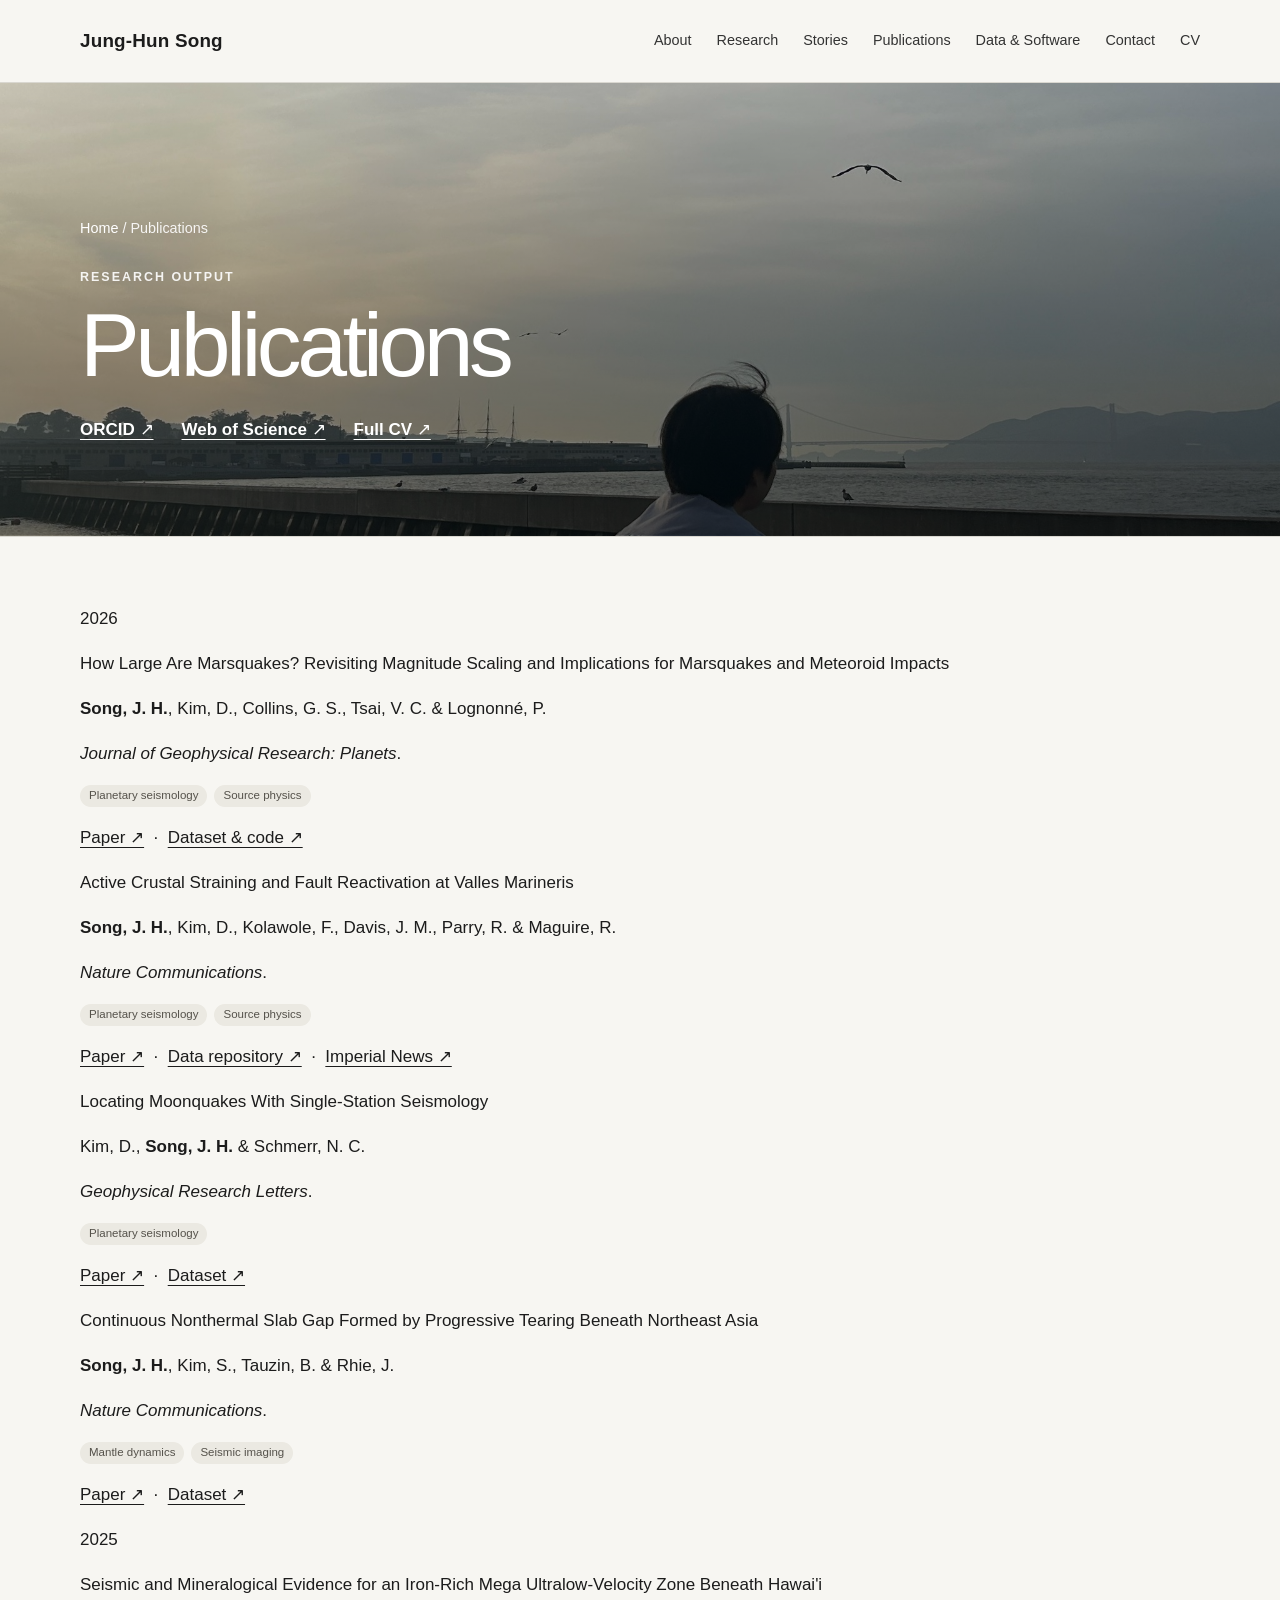
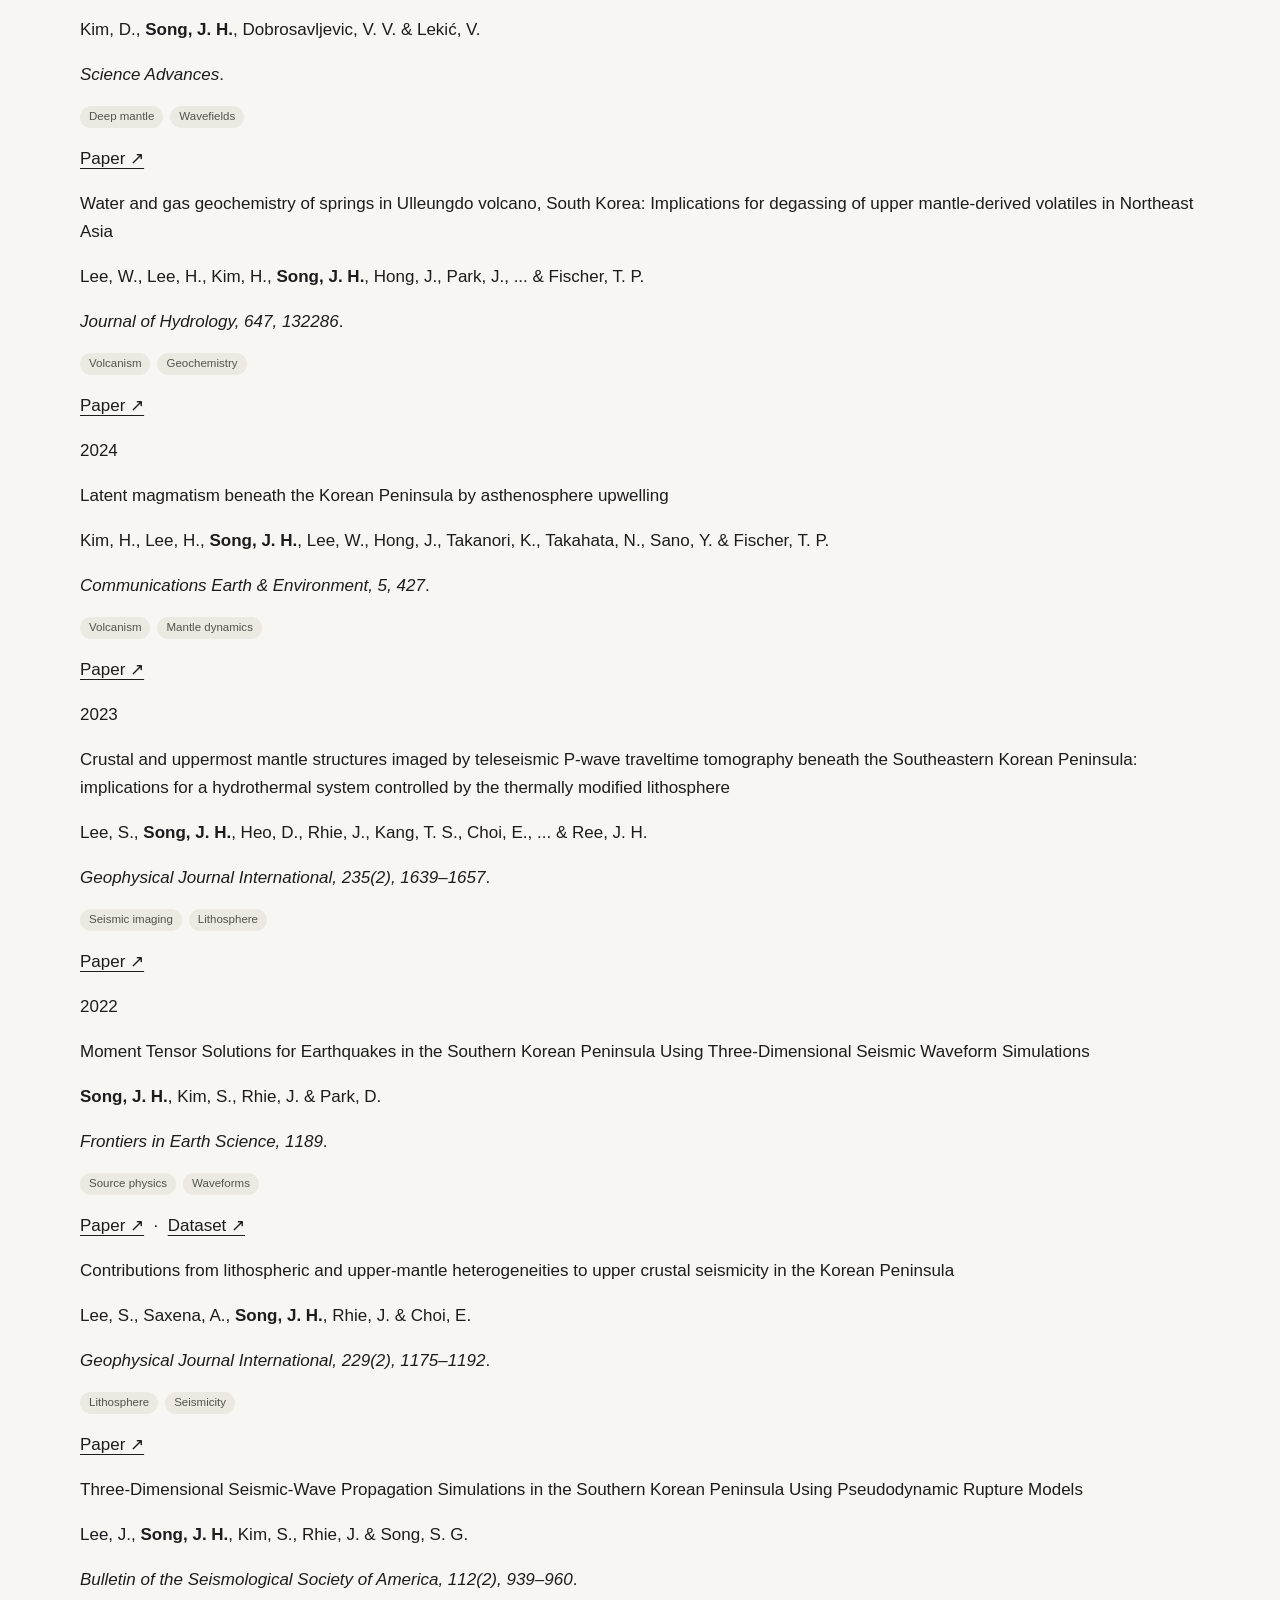
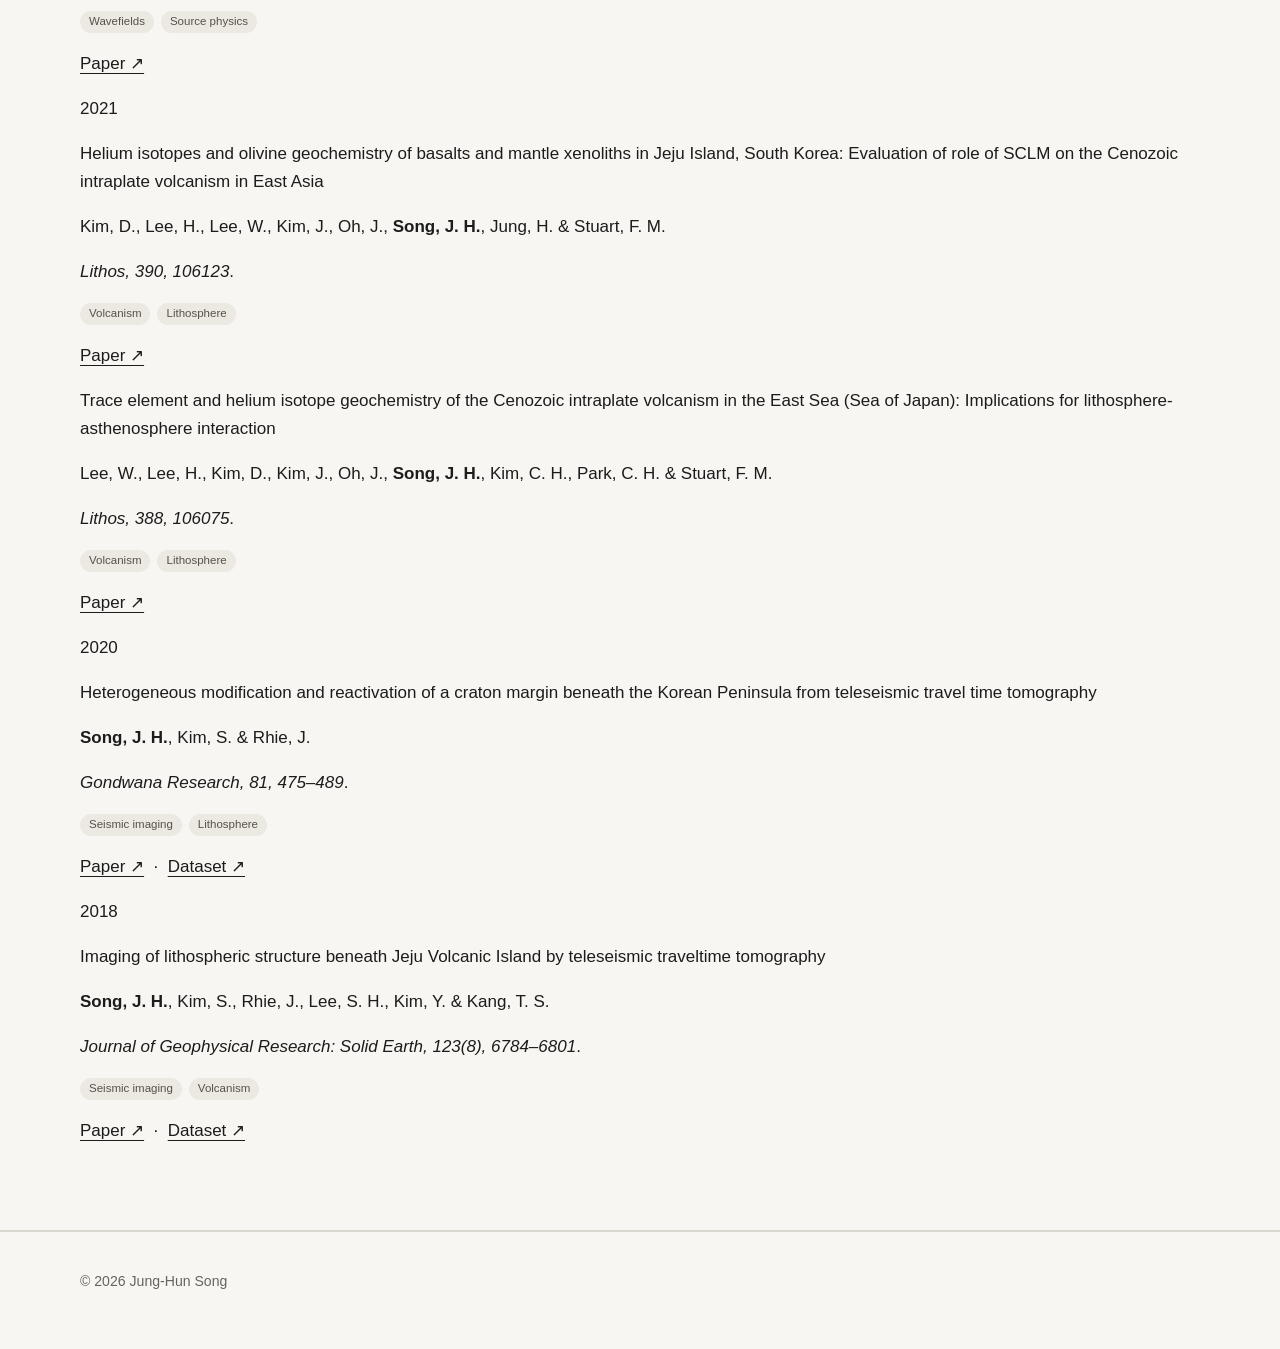
<file: publications.html>
<!DOCTYPE html>
<html lang="en">
<head>
  <meta charset="UTF-8" />
  <meta name="viewport" content="width=device-width, initial-scale=1.0" />
  <title>Publications | Jung-Hun Song</title>
  <meta name="description" content="Publications by Jung-Hun Song in planetary seismology, earthquake source physics, seismic imaging, and planetary interiors." />
  <style>

:root {
  --bg: #f7f6f2;
  --paper: #ffffff;
  --text: #1c1c1c;
  --muted: #66645f;
  --line: #d9d7d0;
  --tag-bg: #ebe9e2;
  --max: 1120px;
  --soft: #efede7;
}
* { box-sizing: border-box; }
html { scroll-behavior: smooth; }
body {
  margin: 0;
  background: var(--bg);
  color: var(--text);
  font-family: "Helvetica Neue", Helvetica, Arial, sans-serif;
  font-size: 17px;
  line-height: 1.65;
}
img { max-width: 100%; display: block; }
a { color: inherit; text-decoration-thickness: 1px; text-underline-offset: 4px; }
.wrap { width: min(var(--max), calc(100% - 48px)); margin: 0 auto; }

header {
  background: rgba(247,246,242,.96);
  border-bottom: 1px solid var(--line);
  position: sticky; top: 0; z-index: 20;
  backdrop-filter: blur(8px);
}
.header-inner {
  min-height: 82px; display: flex; align-items: center;
  justify-content: space-between; gap: 24px;
}
.site-name {
  text-decoration: none; font-size: 1.18rem; font-weight: 650;
  letter-spacing: .01em; white-space: nowrap;
}
nav { display: flex; gap: 25px; flex-wrap: wrap; justify-content: flex-end; }
nav a { text-decoration: none; color: #333; font-size: .9rem; }
nav a:hover { text-decoration: underline; text-underline-offset: 5px; }

.hero {
  min-height: 74vh; display: flex; align-items: flex-end;
  background-color: #686868;
  background-image:
    linear-gradient(rgba(0,0,0,.18), rgba(0,0,0,.52)),
    url("files/main-hero.jpg");
  background-size: cover; background-position: center;
}
.hero-inner {
  width: min(var(--max), calc(100% - 48px));
  margin: 0 auto; padding: 90px 0 78px; color: white;
}
.hero-kicker, .eyebrow {
  margin: 0 0 14px; font-size: .78rem; font-weight: 650;
  text-transform: uppercase; letter-spacing: .16em;
}
.hero h1 {
  margin: 0; max-width: 900px;
  font-size: clamp(2.5rem,7vw,5.6rem);
  line-height: .98; font-weight: 500; letter-spacing: -.045em;
}
.hero-sub {
  margin: 26px 0 0; max-width: 730px;
  font-size: clamp(1.05rem,2vw,1.35rem); line-height: 1.5;
}

section { padding: 92px 0; border-bottom: 1px solid var(--line); }
.section-grid {
  display: grid; grid-template-columns: minmax(140px,.34fr) minmax(0,1fr);
  gap: 48px;
}
.section-label {
  margin: 0; font-size: .78rem; text-transform: uppercase;
  letter-spacing: .16em; color: var(--muted); font-weight: 650;
}
.lead {
  margin-top: 0; font-size: clamp(1.45rem,3vw,2.15rem);
  line-height: 1.35; letter-spacing: -.02em; max-width: 850px;
}
.about-panel {
  display: grid; grid-template-columns: minmax(0,1.25fr) 260px;
  gap: 36px; align-items: start;
}
.about-copy { max-width: 820px; }
.portrait-card { background: var(--paper); border: 1px solid var(--line); padding: 14px; }
.portrait-caption { margin: 12px 0 0; font-size: .86rem; color: var(--muted); }
.affiliation {
  margin-top: 32px; padding-top: 24px;
  border-top: 1px solid var(--line); color: var(--muted);
}
.advisor, .background { margin-top: 12px; color: var(--muted); }
.advisor a, .background a { color: var(--text); }

.research-grid {
  display: grid; grid-template-columns: repeat(2,minmax(0,1fr));
  gap: 22px; margin-top: 22px;
}
.research-card {
  display: block; position: relative; text-decoration: none;
  background: var(--paper); border: 1px solid var(--line);
  padding: 28px; min-height: 255px;
  transition: transform .16s ease, box-shadow .16s ease, border-color .16s ease;
}
.research-card:hover {
  transform: translateY(-3px);
  box-shadow: 0 10px 28px rgba(0,0,0,.07);
  border-color: #bdbab1;
}
.research-card .num { color: var(--muted); font-size: .8rem; letter-spacing: .08em; }
.research-card h3 { margin: 48px 0 14px; font-size: 1.38rem; line-height: 1.22; }
.research-card p { margin: 0; color: #4f4f4f; font-size: .96rem; max-width: 470px; }
.card-arrow { position: absolute; right: 24px; top: 23px; font-size: 1.15rem; color: var(--muted); }

.figure-gallery {
  display: grid; grid-template-columns: repeat(2,minmax(0,1fr));
  gap: 24px; margin-top: 34px;
}
.featured-figure {
  margin: 0; background: var(--paper); border: 1px solid var(--line); overflow: hidden;
}
.featured-figure img { width: 100%; height: auto; background: #eee; }
.figure-text { padding: 18px 22px 22px; color: #474747; }
.figure-title { margin: 0 0 8px; font-size: .98rem; font-weight: 650; color: var(--text); }
.figure-text p:last-child { margin-bottom: 0; }

.publication-list { border-top: 1px solid var(--line); }
.pub {
  display: grid; grid-template-columns: 72px 1fr; gap: 22px;
  padding: 25px 0; border-bottom: 1px solid var(--line);
}
.pub-year { color: var(--muted); font-size: .9rem; padding-top: 2px; }
.pub-title { margin: 0 0 5px; font-weight: 650; line-height: 1.35; }
.pub-meta { margin: 0; color: var(--muted); font-size: .93rem; }
.pub-links { margin: 8px 0 0; font-size: .9rem; }
.all-link {
  display: inline-block; margin-top: 28px; font-weight: 650;
  text-decoration: none; border-bottom: 1px solid #777;
}

.news-placeholder { background: var(--paper); border: 1px solid var(--line); padding: 30px; }
.contact-row { display: flex; flex-wrap: wrap; gap: 16px 28px; margin-top: 26px; }
.contact-row a { font-weight: 550; }

.page-head { padding: 105px 0 74px; border-bottom: 1px solid var(--line); }
.page-head .eyebrow { color: var(--muted); }
.page-head h1 {
  font-size: clamp(3rem,7vw,6.3rem); line-height: .98;
  letter-spacing: -.05em; font-weight: 500; margin: 0;
}
.page-intro { max-width: 800px; margin-top: 28px; color: #454545; font-size: 1.12rem; }
.breadcrumb { margin-bottom: 26px; font-size: .9rem; color: var(--muted); }
.breadcrumb a { text-decoration: none; }

.detail-section { padding: 68px 0; }
.detail-grid {
  display: grid; grid-template-columns: 220px minmax(0,1fr); gap: 48px;
}
.detail-title {
  margin: 0; font-size: .8rem; text-transform: uppercase;
  letter-spacing: .15em; color: var(--muted);
}
.copy { max-width: 820px; }
.copy h2 { margin-top: 0; font-size: 2rem; letter-spacing: -.02em; line-height: 1.2; }
.copy h3 { margin-top: 34px; margin-bottom: 8px; font-size: 1.15rem; }
.copy p { margin-top: 0; }

.theme-list {
  display: grid; grid-template-columns: repeat(2,minmax(0,1fr));
  gap: 16px; margin-top: 26px;
}
.theme {
  background: var(--paper); border: 1px solid var(--line);
  padding: 22px;
}
.theme h3 { margin: 0 0 8px; font-size: 1.05rem; }
.theme p { margin: 0; color: var(--muted); font-size: .94rem; }

.visual {
  margin-top: 30px; background: var(--paper); border: 1px solid var(--line);
  padding: 22px;
}
.visual svg { width: 100%; height: auto; display: block; }
.visual-caption { margin: 15px 0 0; font-size: .88rem; color: var(--muted); }

.refs { border-top: 1px solid var(--line); }
.ref {
  display: grid; grid-template-columns: minmax(0,1fr) auto;
  gap: 20px; align-items: start; padding: 19px 0;
  border-bottom: 1px solid var(--line);
}
.ref-title { font-weight: 650; margin: 0 0 4px; line-height: 1.35; }
.ref-meta { color: var(--muted); margin: 0; font-size: .91rem; }
.ref-link { white-space: nowrap; font-size: .9rem; }
.status {
  display: inline-block; margin-left: 7px; padding: 2px 8px;
  border: 1px solid #aaa; border-radius: 999px; font-size: .73rem;
  color: #555; vertical-align: 1px; font-weight: 500;
}

.big-figure { margin: 30px 0 0; background: var(--paper); border: 1px solid var(--line); }
.big-figure img { width: 100%; }
.big-figure figcaption { padding: 18px 22px 22px; color: var(--muted); font-size: .91rem; }

.tool-grid, .data-grid {
  display: grid; grid-template-columns: repeat(2,minmax(0,1fr)); gap: 18px; margin-top: 24px;
}
.resource-card {
  background: var(--paper); border: 1px solid var(--line); padding: 23px;
}
.resource-card h3 { margin: 0 0 8px; font-size: 1.08rem; }
.resource-card p { margin: 0 0 13px; color: var(--muted); font-size: .93rem; }
.resource-card a { font-size: .9rem; font-weight: 600; }

.tag-row { display: flex; flex-wrap: wrap; gap: 7px; margin-top: 11px; }
.tag {
  display: inline-block; padding: 4px 9px; background: var(--tag-bg);
  border-radius: 999px; color: #55524b; font-size: .72rem; line-height: 1.2;
}

footer {
  padding: 38px 0 56px; color: var(--muted); font-size: .88rem;
  border-top: 1px solid var(--line);
}

@media (max-width: 900px) {
  .about-panel { grid-template-columns: 1fr; }
  .portrait-card { max-width: 260px; }
}
@media (max-width: 800px) {
  .header-inner { align-items: flex-start; flex-direction: column; padding: 18px 0; }
  nav { gap: 18px; }
  .hero { min-height: 60vh; }
  .section-grid, .detail-grid { grid-template-columns: 1fr; gap: 24px; }
  .research-grid, .figure-gallery, .theme-list, .tool-grid, .data-grid { grid-template-columns: 1fr; }
  .research-card { min-height: 0; }
  .research-card h3 { margin-top: 26px; }
}
@media (max-width: 520px) {
  .wrap, .hero-inner { width: min(100% - 30px,var(--max)); }
  section { padding: 66px 0; }
  .pub, .ref { grid-template-columns: 1fr; gap: 7px; }
}


/* Publications page hero uses the former homepage background image. */
.publication-hero {
  position: relative;
  padding: 120px 0 92px;
  border-bottom: 1px solid var(--line);
  color: #fff;
  background-color: #555;
  background-image:
    linear-gradient(rgba(0,0,0,.18), rgba(0,0,0,.56)),
    url("files/hero.jpg");
  background-size: cover;
  background-position: center;
}

.publication-hero .eyebrow,
.publication-hero .breadcrumb,
.publication-hero .page-intro {
  color: rgba(255,255,255,.9);
}

.publication-hero .breadcrumb a,
.publication-hero .contact-row a {
  color: #fff;
}

.publication-hero h1 {
  color: #fff;
}


/* Unified site header — match homepage; publication hero remains unchanged */
header {
  background: rgba(247,246,242,.96) !important;
  border-bottom: 1px solid var(--line) !important;
  position: sticky !important;
  top: 0 !important;
  z-index: 50 !important;
  backdrop-filter: blur(8px);
}
header .header-inner {
  width: min(var(--max), calc(100% - 48px)) !important;
  margin: 0 auto !important;
  min-height: 82px !important;
  padding: 0 !important;
  display: flex !important;
  align-items: center !important;
  justify-content: space-between !important;
  gap: 24px !important;
}
header .site-name {
  margin: 0 !important;
  padding: 0 !important;
  text-decoration: none !important;
  font-size: 1.18rem !important;
  line-height: 1.2 !important;
  font-weight: 650 !important;
  letter-spacing: .01em !important;
  white-space: nowrap !important;
}
header nav {
  margin: 0 !important;
  padding: 0 !important;
  display: flex !important;
  align-items: center !important;
  justify-content: flex-end !important;
  gap: 25px !important;
  flex-wrap: wrap !important;
}
header nav a {
  margin: 0 !important;
  padding: 0 !important;
  color: #333 !important;
  text-decoration: none !important;
  font-size: .9rem !important;
  line-height: 1.2 !important;
  font-weight: 400 !important;
  white-space: nowrap !important;
}
header nav a:hover {
  text-decoration: underline !important;
  text-underline-offset: 5px !important;
}
@media (max-width: 800px) {
  header .header-inner {
    align-items: flex-start !important;
    flex-direction: column !important;
    padding: 18px 0 !important;
  }
  header nav {
    justify-content: flex-start !important;
    gap: 18px !important;
  }
}
@media (max-width: 520px) {
  header .header-inner {
    width: min(100% - 30px, var(--max)) !important;
  }
}

  </style>
</head>
<body>

<header>
  <div class="wrap header-inner">
    <a class="site-name" href="index.html">Jung-Hun Song</a>
    <nav aria-label="Main navigation">
      <a href="index.html#about">About</a>
      <a href="index.html#research">Research</a>
      <a href="featured-papers.html">Stories</a>
      <a href="publications.html">Publications</a>
      <a href="data-software.html">Data &amp; Software</a>
      <a href="index.html#contact">Contact</a>
      <a href="files/CV_JungHunSong.pdf" target="_blank" rel="noopener">CV</a>
    </nav>
  </div>
</header>


<main>
  <section class="page-head publication-hero">
    <div class="wrap">
      <p class="breadcrumb"><a href="index.html">Home</a> / Publications</p>
      <p class="eyebrow">Research output</p>
      <h1>Publications</h1>
      
      <div class="contact-row">
        <a href="https://orcid.org/0000-0002-3496-4436" target="_blank" rel="noopener">ORCID ↗</a>
        <a href="https://www.webofscience.com/wos/author/rid/T-8072-2018" target="_blank" rel="noopener">Web of Science ↗</a>
        <a href="files/CV_JungHunSong.pdf" target="_blank" rel="noopener">Full CV ↗</a>
      </div>
    </div>
  </section>
  <section class="detail-section">
    <div class="wrap">
    <div class="year-group">
      <div class="year">2026</div>
      <div>
        <article class="paper" id="paper-mars-magnitude">
          <p class="paper-title">How Large Are Marsquakes? Revisiting Magnitude Scaling and Implications for Marsquakes and Meteoroid Impacts</p>
          <p class="authors"><strong>Song, J. H.</strong>, Kim, D., Collins, G. S., Tsai, V. C. &amp; Lognonné, P.</p>
          <p class="journal"><em>Journal of Geophysical Research: Planets</em>.</p>
          <div class="tag-row"><span class="tag">Planetary seismology</span><span class="tag">Source physics</span></div>
          <p class="links"><a href="https://agupubs.onlinelibrary.wiley.com/doi/10.1029/2026JE009988" target="_blank" rel="noopener">Paper ↗</a> &nbsp;·&nbsp; <a href="https://doi.org/10.6084/m9.figshare.33260658" target="_blank" rel="noopener">Dataset &amp; code ↗</a></p>
        </article>
        <article class="paper" id="paper-valles-marineris">
          <p class="paper-title">Active Crustal Straining and Fault Reactivation at Valles Marineris</p>
          <p class="authors"><strong>Song, J. H.</strong>, Kim, D., Kolawole, F., Davis, J. M., Parry, R. &amp; Maguire, R.</p>
          <p class="journal"><em>Nature Communications</em>.</p>
          <div class="tag-row"><span class="tag">Planetary seismology</span><span class="tag">Source physics</span></div>
          <p class="links"><a href="https://www.nature.com/articles/s41467-026-78193-6" target="_blank" rel="noopener">Paper ↗</a> &nbsp;·&nbsp; <a href="https://doi.org/10.6084/m9.figshare.32144254" target="_blank" rel="noopener">Data repository ↗</a> &nbsp;·&nbsp; <a href="https://www.imperial.ac.uk/news/articles/engineering/earth-science/2026/giant-canyon-on-mars-is-still-tectonically-active-today/" target="_blank" rel="noopener">Imperial News ↗</a></p>
        </article>
        <article class="paper" id="paper-moonquake-location">
          <p class="paper-title">Locating Moonquakes With Single-Station Seismology</p>
          <p class="authors">Kim, D., <strong>Song, J. H.</strong> &amp; Schmerr, N. C.</p>
          <p class="journal"><em>Geophysical Research Letters</em>.</p>
          <div class="tag-row"><span class="tag">Planetary seismology</span></div>
          <p class="links"><a href="https://doi.org/10.1029/2026GL122962" target="_blank" rel="noopener">Paper ↗</a> &nbsp;·&nbsp; <a href="https://doi.org/10.6084/m9.figshare.32814290" target="_blank" rel="noopener">Dataset ↗</a></p>
        </article>
        <article class="paper" id="paper-slab-gap">
          <p class="paper-title">Continuous Nonthermal Slab Gap Formed by Progressive Tearing Beneath Northeast Asia</p>
          <p class="authors"><strong>Song, J. H.</strong>, Kim, S., Tauzin, B. &amp; Rhie, J.</p>
          <p class="journal"><em>Nature Communications</em>.</p>
          <div class="tag-row"><span class="tag">Mantle dynamics</span><span class="tag">Seismic imaging</span></div>
          <p class="links"><a href="https://doi.org/10.1038/s41467-026-75246-8" target="_blank" rel="noopener">Paper ↗</a> &nbsp;·&nbsp; <a href="https://doi.org/10.6084/m9.figshare.30370507" target="_blank" rel="noopener">Dataset ↗</a></p>
        </article></div>
    </div>
    <div class="year-group">
      <div class="year">2025</div>
      <div>
        <article class="paper">
          <p class="paper-title">Seismic and Mineralogical Evidence for an Iron-Rich Mega Ultralow-Velocity Zone Beneath Hawai'i</p>
          <p class="authors">Kim, D., <strong>Song, J. H.</strong>, Dobrosavljevic, V. V. &amp; Lekić, V.</p>
          <p class="journal"><em>Science Advances</em>.</p>
          <div class="tag-row"><span class="tag">Deep mantle</span><span class="tag">Wavefields</span></div>
          <p class="links"><a href="https://doi.org/10.1126/sciadv.adz1962" target="_blank" rel="noopener">Paper ↗</a></p>
        </article>
        <article class="paper">
          <p class="paper-title">Water and gas geochemistry of springs in Ulleungdo volcano, South Korea: Implications for degassing of upper mantle-derived volatiles in Northeast Asia</p>
          <p class="authors">Lee, W., Lee, H., Kim, H., <strong>Song, J. H.</strong>, Hong, J., Park, J., ... &amp; Fischer, T. P.</p>
          <p class="journal"><em>Journal of Hydrology, 647, 132286</em>.</p>
          <div class="tag-row"><span class="tag">Volcanism</span><span class="tag">Geochemistry</span></div>
          <p class="links"><a href="https://doi.org/10.1016/j.jhydrol.2024.132286" target="_blank" rel="noopener">Paper ↗</a></p>
        </article></div>
    </div>
    <div class="year-group">
      <div class="year">2024</div>
      <div>
        <article class="paper">
          <p class="paper-title">Latent magmatism beneath the Korean Peninsula by asthenosphere upwelling</p>
          <p class="authors">Kim, H., Lee, H., <strong>Song, J. H.</strong>, Lee, W., Hong, J., Takanori, K., Takahata, N., Sano, Y. &amp; Fischer, T. P.</p>
          <p class="journal"><em>Communications Earth & Environment, 5, 427</em>.</p>
          <div class="tag-row"><span class="tag">Volcanism</span><span class="tag">Mantle dynamics</span></div>
          <p class="links"><a href="https://doi.org/10.1038/s43247-024-01592-4" target="_blank" rel="noopener">Paper ↗</a></p>
        </article></div>
    </div>
    <div class="year-group">
      <div class="year">2023</div>
      <div>
        <article class="paper">
          <p class="paper-title">Crustal and uppermost mantle structures imaged by teleseismic P-wave traveltime tomography beneath the Southeastern Korean Peninsula: implications for a hydrothermal system controlled by the thermally modified lithosphere</p>
          <p class="authors">Lee, S., <strong>Song, J. H.</strong>, Heo, D., Rhie, J., Kang, T. S., Choi, E., ... &amp; Ree, J. H.</p>
          <p class="journal"><em>Geophysical Journal International, 235(2), 1639–1657</em>.</p>
          <div class="tag-row"><span class="tag">Seismic imaging</span><span class="tag">Lithosphere</span></div>
          <p class="links"><a href="https://doi.org/10.1093/gji/ggad319" target="_blank" rel="noopener">Paper ↗</a></p>
        </article></div>
    </div>
    <div class="year-group">
      <div class="year">2022</div>
      <div>
        <article class="paper">
          <p class="paper-title">Moment Tensor Solutions for Earthquakes in the Southern Korean Peninsula Using Three-Dimensional Seismic Waveform Simulations</p>
          <p class="authors"><strong>Song, J. H.</strong>, Kim, S., Rhie, J. &amp; Park, D.</p>
          <p class="journal"><em>Frontiers in Earth Science, 1189</em>.</p>
          <div class="tag-row"><span class="tag">Source physics</span><span class="tag">Waveforms</span></div>
          <p class="links"><a href="https://doi.org/10.3389/feart.2022.945022" target="_blank" rel="noopener">Paper ↗</a> &nbsp;·&nbsp; <a href="https://www.frontiersin.org/articles/10.3389/feart.2022.945022/full#supplementary-material" target="_blank" rel="noopener">Dataset ↗</a></p>
        </article>
        <article class="paper">
          <p class="paper-title">Contributions from lithospheric and upper-mantle heterogeneities to upper crustal seismicity in the Korean Peninsula</p>
          <p class="authors">Lee, S., Saxena, A., <strong>Song, J. H.</strong>, Rhie, J. &amp; Choi, E.</p>
          <p class="journal"><em>Geophysical Journal International, 229(2), 1175–1192</em>.</p>
          <div class="tag-row"><span class="tag">Lithosphere</span><span class="tag">Seismicity</span></div>
          <p class="links"><a href="https://doi.org/10.1093/gji/ggab527" target="_blank" rel="noopener">Paper ↗</a></p>
        </article>
        <article class="paper">
          <p class="paper-title">Three-Dimensional Seismic-Wave Propagation Simulations in the Southern Korean Peninsula Using Pseudodynamic Rupture Models</p>
          <p class="authors">Lee, J., <strong>Song, J. H.</strong>, Kim, S., Rhie, J. &amp; Song, S. G.</p>
          <p class="journal"><em>Bulletin of the Seismological Society of America, 112(2), 939–960</em>.</p>
          <div class="tag-row"><span class="tag">Wavefields</span><span class="tag">Source physics</span></div>
          <p class="links"><a href="https://doi.org/10.1785/0120210172" target="_blank" rel="noopener">Paper ↗</a></p>
        </article></div>
    </div>
    <div class="year-group">
      <div class="year">2021</div>
      <div>
        <article class="paper">
          <p class="paper-title">Helium isotopes and olivine geochemistry of basalts and mantle xenoliths in Jeju Island, South Korea: Evaluation of role of SCLM on the Cenozoic intraplate volcanism in East Asia</p>
          <p class="authors">Kim, D., Lee, H., Lee, W., Kim, J., Oh, J., <strong>Song, J. H.</strong>, Jung, H. &amp; Stuart, F. M.</p>
          <p class="journal"><em>Lithos, 390, 106123</em>.</p>
          <div class="tag-row"><span class="tag">Volcanism</span><span class="tag">Lithosphere</span></div>
          <p class="links"><a href="https://doi.org/10.1016/j.lithos.2021.106123" target="_blank" rel="noopener">Paper ↗</a></p>
        </article>
        <article class="paper">
          <p class="paper-title">Trace element and helium isotope geochemistry of the Cenozoic intraplate volcanism in the East Sea (Sea of Japan): Implications for lithosphere-asthenosphere interaction</p>
          <p class="authors">Lee, W., Lee, H., Kim, D., Kim, J., Oh, J., <strong>Song, J. H.</strong>, Kim, C. H., Park, C. H. &amp; Stuart, F. M.</p>
          <p class="journal"><em>Lithos, 388, 106075</em>.</p>
          <div class="tag-row"><span class="tag">Volcanism</span><span class="tag">Lithosphere</span></div>
          <p class="links"><a href="https://doi.org/10.1016/j.lithos.2021.106075" target="_blank" rel="noopener">Paper ↗</a></p>
        </article></div>
    </div>
    <div class="year-group">
      <div class="year">2020</div>
      <div>
        <article class="paper" id="paper-korea-craton">
          <p class="paper-title">Heterogeneous modification and reactivation of a craton margin beneath the Korean Peninsula from teleseismic travel time tomography</p>
          <p class="authors"><strong>Song, J. H.</strong>, Kim, S. &amp; Rhie, J.</p>
          <p class="journal"><em>Gondwana Research, 81, 475–489</em>.</p>
          <div class="tag-row"><span class="tag">Seismic imaging</span><span class="tag">Lithosphere</span></div>
          <p class="links"><a href="https://doi.org/10.1016/j.gr.2019.11.016" target="_blank" rel="noopener">Paper ↗</a> &nbsp;·&nbsp; <a href="https://doi.org/10.6084/m9.figshare.8980499" target="_blank" rel="noopener">Dataset ↗</a></p>
        </article></div>
    </div>
    <div class="year-group">
      <div class="year">2018</div>
      <div>
        <article class="paper" id="paper-jeju">
          <p class="paper-title">Imaging of lithospheric structure beneath Jeju Volcanic Island by teleseismic traveltime tomography</p>
          <p class="authors"><strong>Song, J. H.</strong>, Kim, S., Rhie, J., Lee, S. H., Kim, Y. &amp; Kang, T. S.</p>
          <p class="journal"><em>Journal of Geophysical Research: Solid Earth, 123(8), 6784–6801</em>.</p>
          <div class="tag-row"><span class="tag">Seismic imaging</span><span class="tag">Volcanism</span></div>
          <p class="links"><a href="https://doi.org/10.1029/2018JB015979" target="_blank" rel="noopener">Paper ↗</a> &nbsp;·&nbsp; <a href="https://doi.org/10.6084/m9.figshare.6149858" target="_blank" rel="noopener">Dataset ↗</a></p>
        </article></div>
    </div></div>
  </section>
</main>


<footer>
  <div class="wrap">© 2026 Jung-Hun Song</div>
</footer>

</body>
</html>
</file>
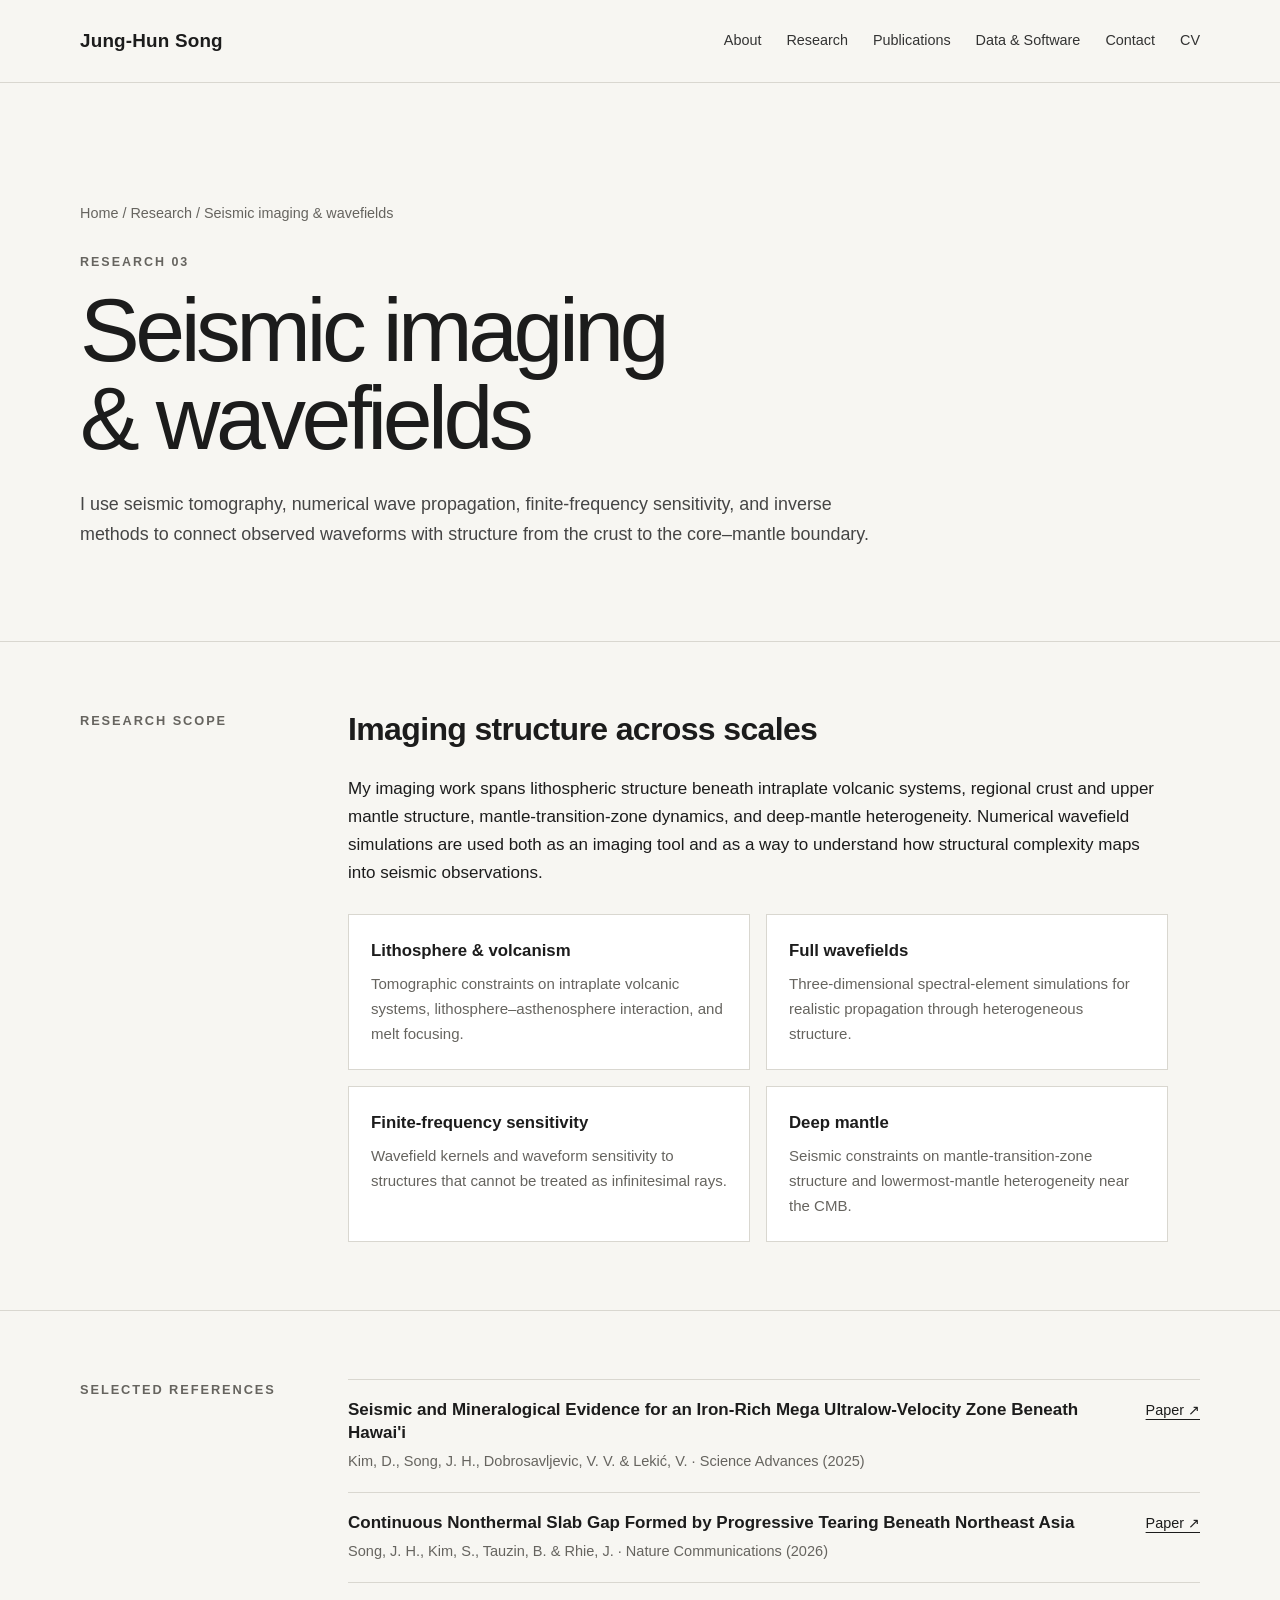
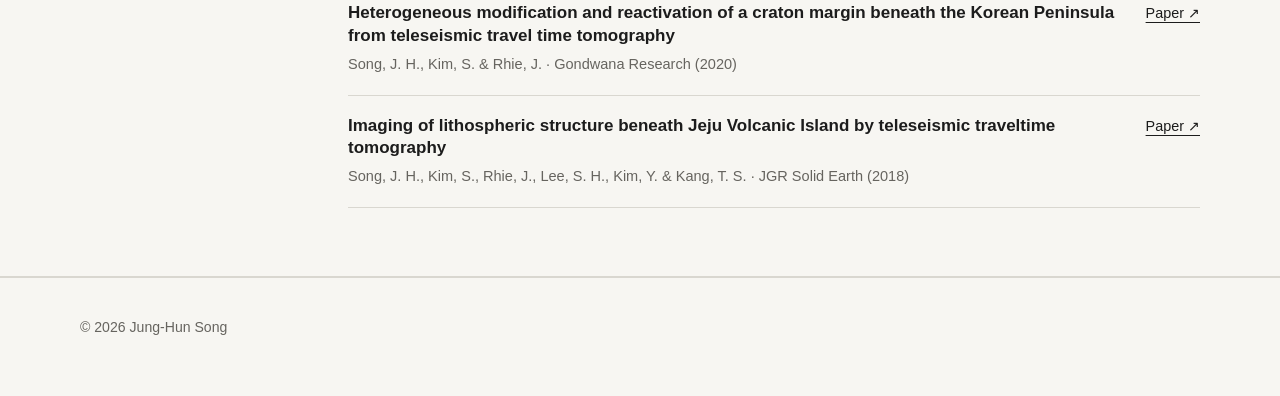
<file: research-imaging.html>
<!DOCTYPE html>
<html lang="en">
<head>
  <meta charset="UTF-8" />
  <meta name="viewport" content="width=device-width, initial-scale=1.0" />
  <title>Seismic Imaging & Wavefields | Jung-Hun Song</title>
  <meta name="description" content="Jung-Hun Song's research on seismic imaging, numerical wavefields, tomography, finite-frequency kernels, and deep Earth structure." />
  <link rel="stylesheet" href="styles.css" />
</head>
<body>

<header>
  <div class="wrap header-inner">
    <a class="site-name" href="index.html">Jung-Hun Song</a>
    <nav aria-label="Main navigation">
      <a href="index.html#about">About</a>
      <a href="index.html#research">Research</a>
      <a href="publications.html">Publications</a>
      <a href="data-software.html">Data &amp; Software</a>
      <a href="index.html#contact">Contact</a>
      <a href="files/CV_JungHunSong.pdf" target="_blank" rel="noopener">CV</a>
    </nav>
  </div>
</header>


<main>
<section class="page-head">
  <div class="wrap">
    <p class="breadcrumb"><a href="index.html">Home</a> / Research / Seismic imaging &amp; wavefields</p>
    <p class="eyebrow">Research 03</p>
    <h1>Seismic imaging<br>&amp; wavefields</h1>
    <p class="page-intro">
      I use seismic tomography, numerical wave propagation, finite-frequency sensitivity, and inverse methods to
      connect observed waveforms with structure from the crust to the core–mantle boundary.
    </p>
  </div>
</section>

<section class="detail-section">
  <div class="wrap detail-grid">
    <h2 class="detail-title">Research scope</h2>
    <div class="copy">
      <h2>Imaging structure across scales</h2>
      <p>
        My imaging work spans lithospheric structure beneath intraplate volcanic systems, regional crust and upper
        mantle structure, mantle-transition-zone dynamics, and deep-mantle heterogeneity. Numerical wavefield
        simulations are used both as an imaging tool and as a way to understand how structural complexity maps
        into seismic observations.
      </p>
      <div class="theme-list">
        <div class="theme"><h3>Lithosphere &amp; volcanism</h3><p>Tomographic constraints on intraplate volcanic systems, lithosphere–asthenosphere interaction, and melt focusing.</p></div>
        <div class="theme"><h3>Full wavefields</h3><p>Three-dimensional spectral-element simulations for realistic propagation through heterogeneous structure.</p></div>
        <div class="theme"><h3>Finite-frequency sensitivity</h3><p>Wavefield kernels and waveform sensitivity to structures that cannot be treated as infinitesimal rays.</p></div>
        <div class="theme"><h3>Deep mantle</h3><p>Seismic constraints on mantle-transition-zone structure and lowermost-mantle heterogeneity near the CMB.</p></div>
      </div>
    </div>
  </div>
</section>

<section class="detail-section">
  <div class="wrap detail-grid">
    <h2 class="detail-title">Selected references</h2>
    <div class="refs">
      <div class="ref">
        <div><p class="ref-title">Seismic and Mineralogical Evidence for an Iron-Rich Mega Ultralow-Velocity Zone Beneath Hawai'i</p><p class="ref-meta">Kim, D., Song, J. H., Dobrosavljevic, V. V. &amp; Lekić, V. · Science Advances (2025)</p></div>
        <a class="ref-link" href="https://doi.org/10.1126/sciadv.adz1962" target="_blank" rel="noopener">Paper ↗</a>
      </div>
      <div class="ref">
        <div><p class="ref-title">Continuous Nonthermal Slab Gap Formed by Progressive Tearing Beneath Northeast Asia</p><p class="ref-meta">Song, J. H., Kim, S., Tauzin, B. &amp; Rhie, J. · Nature Communications (2026)</p></div>
        <a class="ref-link" href="https://doi.org/10.1038/s41467-026-75246-8" target="_blank" rel="noopener">Paper ↗</a>
      </div>
      <div class="ref">
        <div><p class="ref-title">Heterogeneous modification and reactivation of a craton margin beneath the Korean Peninsula from teleseismic travel time tomography</p><p class="ref-meta">Song, J. H., Kim, S. &amp; Rhie, J. · Gondwana Research (2020)</p></div>
        <a class="ref-link" href="https://doi.org/10.1016/j.gr.2019.11.016" target="_blank" rel="noopener">Paper ↗</a>
      </div>
      <div class="ref">
        <div><p class="ref-title">Imaging of lithospheric structure beneath Jeju Volcanic Island by teleseismic traveltime tomography</p><p class="ref-meta">Song, J. H., Kim, S., Rhie, J., Lee, S. H., Kim, Y. &amp; Kang, T. S. · JGR Solid Earth (2018)</p></div>
        <a class="ref-link" href="https://doi.org/10.1029/2018JB015979" target="_blank" rel="noopener">Paper ↗</a>
      </div>
    </div>
  </div>
</section>
</main>


<footer>
  <div class="wrap">© 2026 Jung-Hun Song</div>
</footer>

</body>
</html>
</file>
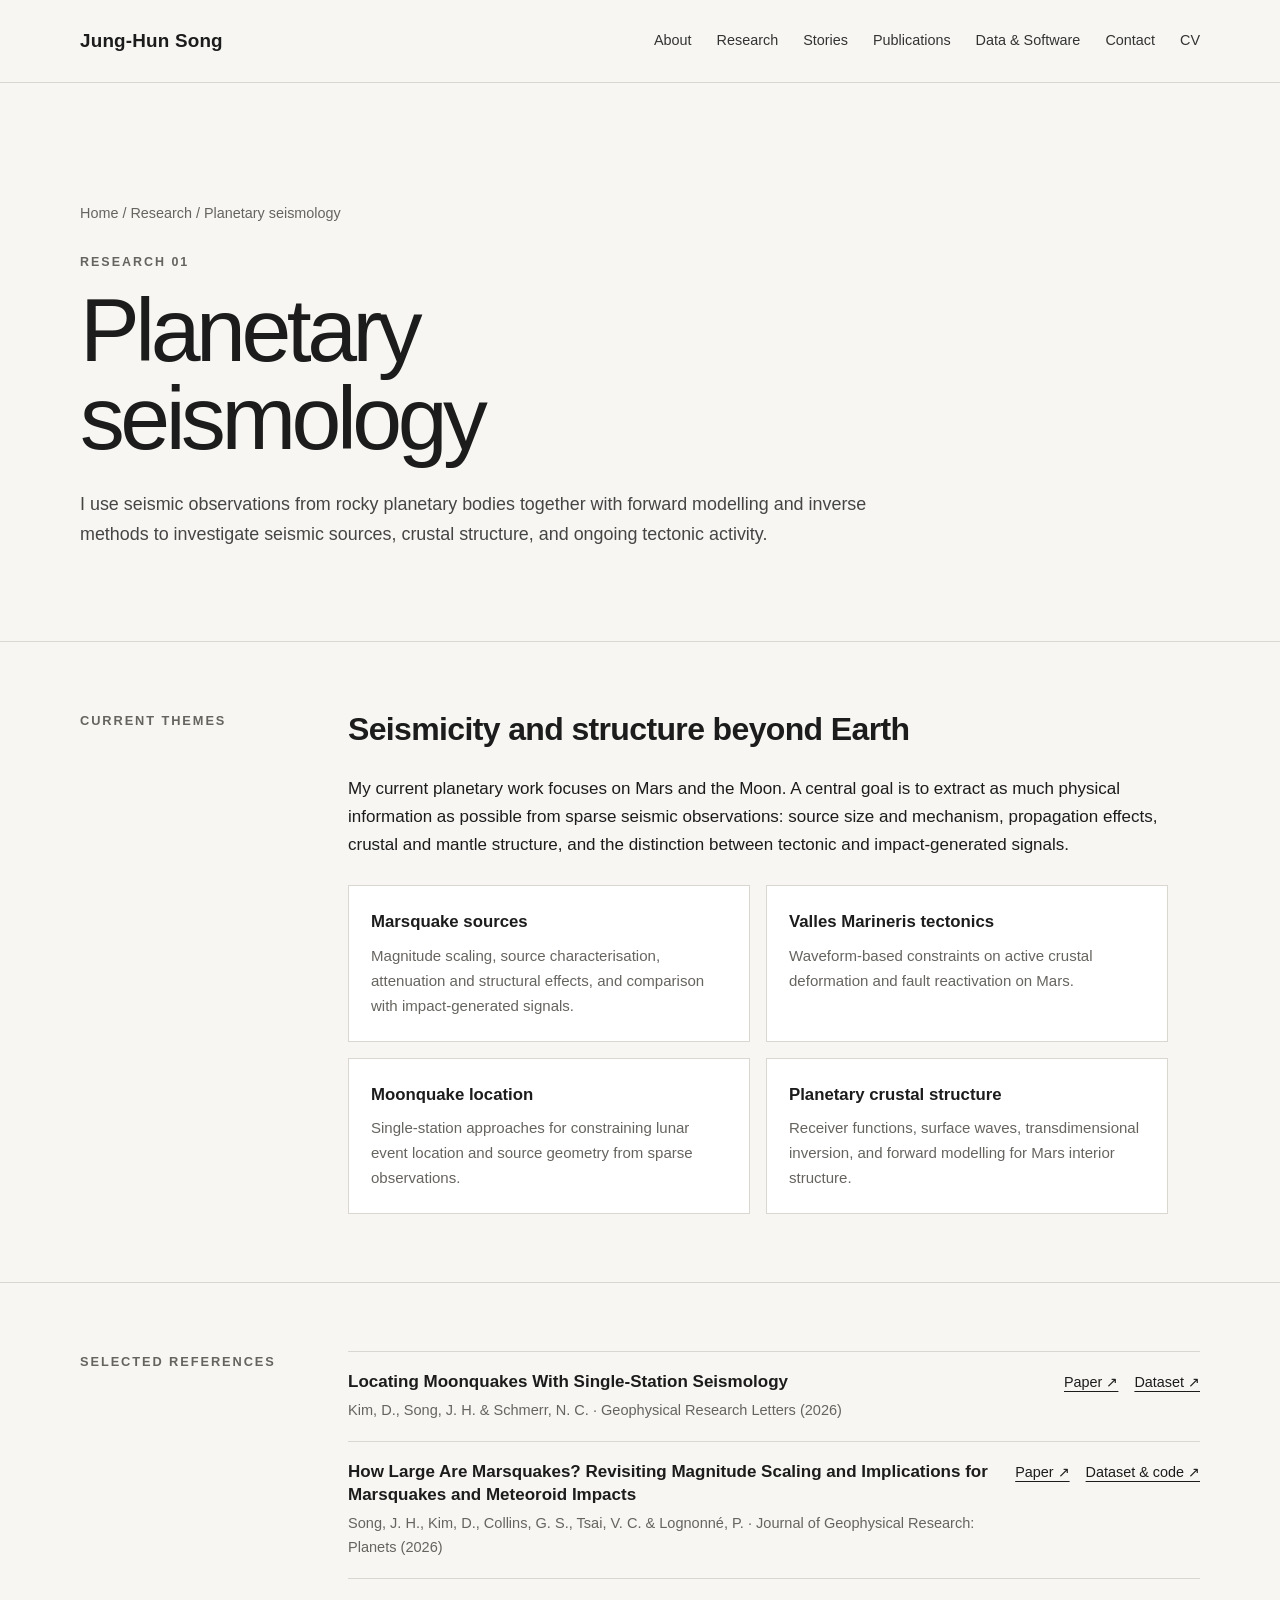
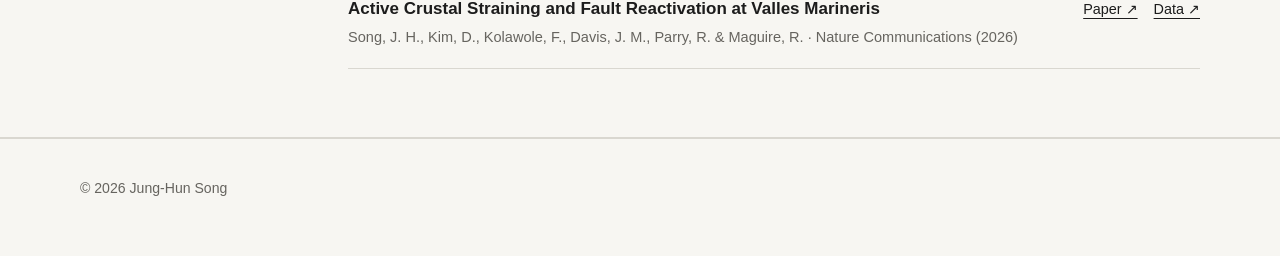
<file: research-planetary.html>
<!DOCTYPE html>
<html lang="en">
<head>
  <meta charset="UTF-8" />
  <meta name="viewport" content="width=device-width, initial-scale=1.0" />
  <title>Planetary Seismology | Jung-Hun Song</title>
  <meta name="description" content="Jung-Hun Song's research on marsquakes, moonquakes, planetary seismicity, and interior structure." />
  <style>

:root {
  --bg: #f7f6f2;
  --paper: #ffffff;
  --text: #1c1c1c;
  --muted: #66645f;
  --line: #d9d7d0;
  --tag-bg: #ebe9e2;
  --max: 1120px;
  --soft: #efede7;
}
* { box-sizing: border-box; }
html { scroll-behavior: smooth; }
body {
  margin: 0;
  background: var(--bg);
  color: var(--text);
  font-family: "Helvetica Neue", Helvetica, Arial, sans-serif;
  font-size: 17px;
  line-height: 1.65;
}
img { max-width: 100%; display: block; }
a { color: inherit; text-decoration-thickness: 1px; text-underline-offset: 4px; }
.wrap { width: min(var(--max), calc(100% - 48px)); margin: 0 auto; }

header {
  background: rgba(247,246,242,.96);
  border-bottom: 1px solid var(--line);
  position: sticky; top: 0; z-index: 20;
  backdrop-filter: blur(8px);
}
.header-inner {
  min-height: 82px; display: flex; align-items: center;
  justify-content: space-between; gap: 24px;
}
.site-name {
  text-decoration: none; font-size: 1.18rem; font-weight: 650;
  letter-spacing: .01em; white-space: nowrap;
}
nav { display: flex; gap: 25px; flex-wrap: wrap; justify-content: flex-end; }
nav a { text-decoration: none; color: #333; font-size: .9rem; }
nav a:hover { text-decoration: underline; text-underline-offset: 5px; }

.hero {
  min-height: 74vh; display: flex; align-items: flex-end;
  background-color: #686868;
  background-image:
    linear-gradient(rgba(0,0,0,.18), rgba(0,0,0,.52)),
    url("files/main-hero.jpg");
  background-size: cover; background-position: center;
}
.hero-inner {
  width: min(var(--max), calc(100% - 48px));
  margin: 0 auto; padding: 90px 0 78px; color: white;
}
.hero-kicker, .eyebrow {
  margin: 0 0 14px; font-size: .78rem; font-weight: 650;
  text-transform: uppercase; letter-spacing: .16em;
}
.hero h1 {
  margin: 0; max-width: 900px;
  font-size: clamp(2.5rem,7vw,5.6rem);
  line-height: .98; font-weight: 500; letter-spacing: -.045em;
}
.hero-sub {
  margin: 26px 0 0; max-width: 730px;
  font-size: clamp(1.05rem,2vw,1.35rem); line-height: 1.5;
}

section { padding: 92px 0; border-bottom: 1px solid var(--line); }
.section-grid {
  display: grid; grid-template-columns: minmax(140px,.34fr) minmax(0,1fr);
  gap: 48px;
}
.section-label {
  margin: 0; font-size: .78rem; text-transform: uppercase;
  letter-spacing: .16em; color: var(--muted); font-weight: 650;
}
.lead {
  margin-top: 0; font-size: clamp(1.45rem,3vw,2.15rem);
  line-height: 1.35; letter-spacing: -.02em; max-width: 850px;
}
.about-panel {
  display: grid; grid-template-columns: minmax(0,1.25fr) 260px;
  gap: 36px; align-items: start;
}
.about-copy { max-width: 820px; }
.portrait-card { background: var(--paper); border: 1px solid var(--line); padding: 14px; }
.portrait-caption { margin: 12px 0 0; font-size: .86rem; color: var(--muted); }
.affiliation {
  margin-top: 32px; padding-top: 24px;
  border-top: 1px solid var(--line); color: var(--muted);
}
.advisor, .background { margin-top: 12px; color: var(--muted); }
.advisor a, .background a { color: var(--text); }

.research-grid {
  display: grid; grid-template-columns: repeat(2,minmax(0,1fr));
  gap: 22px; margin-top: 22px;
}
.research-card {
  display: block; position: relative; text-decoration: none;
  background: var(--paper); border: 1px solid var(--line);
  padding: 28px; min-height: 255px;
  transition: transform .16s ease, box-shadow .16s ease, border-color .16s ease;
}
.research-card:hover {
  transform: translateY(-3px);
  box-shadow: 0 10px 28px rgba(0,0,0,.07);
  border-color: #bdbab1;
}
.research-card .num { color: var(--muted); font-size: .8rem; letter-spacing: .08em; }
.research-card h3 { margin: 48px 0 14px; font-size: 1.38rem; line-height: 1.22; }
.research-card p { margin: 0; color: #4f4f4f; font-size: .96rem; max-width: 470px; }
.card-arrow { position: absolute; right: 24px; top: 23px; font-size: 1.15rem; color: var(--muted); }

.figure-gallery {
  display: grid; grid-template-columns: repeat(2,minmax(0,1fr));
  gap: 24px; margin-top: 34px;
}
.featured-figure {
  margin: 0; background: var(--paper); border: 1px solid var(--line); overflow: hidden;
}
.featured-figure img { width: 100%; height: auto; background: #eee; }
.figure-text { padding: 18px 22px 22px; color: #474747; }
.figure-title { margin: 0 0 8px; font-size: .98rem; font-weight: 650; color: var(--text); }
.figure-text p:last-child { margin-bottom: 0; }

.publication-list { border-top: 1px solid var(--line); }
.pub {
  display: grid; grid-template-columns: 72px 1fr; gap: 22px;
  padding: 25px 0; border-bottom: 1px solid var(--line);
}
.pub-year { color: var(--muted); font-size: .9rem; padding-top: 2px; }
.pub-title { margin: 0 0 5px; font-weight: 650; line-height: 1.35; }
.pub-meta { margin: 0; color: var(--muted); font-size: .93rem; }
.pub-links { margin: 8px 0 0; font-size: .9rem; }
.all-link {
  display: inline-block; margin-top: 28px; font-weight: 650;
  text-decoration: none; border-bottom: 1px solid #777;
}

.news-placeholder { background: var(--paper); border: 1px solid var(--line); padding: 30px; }
.contact-row { display: flex; flex-wrap: wrap; gap: 16px 28px; margin-top: 26px; }
.contact-row a { font-weight: 550; }

.page-head { padding: 105px 0 74px; border-bottom: 1px solid var(--line); }
.page-head .eyebrow { color: var(--muted); }
.page-head h1 {
  font-size: clamp(3rem,7vw,6.3rem); line-height: .98;
  letter-spacing: -.05em; font-weight: 500; margin: 0;
}
.page-intro { max-width: 800px; margin-top: 28px; color: #454545; font-size: 1.12rem; }
.breadcrumb { margin-bottom: 26px; font-size: .9rem; color: var(--muted); }
.breadcrumb a { text-decoration: none; }

.detail-section { padding: 68px 0; }
.detail-grid {
  display: grid; grid-template-columns: 220px minmax(0,1fr); gap: 48px;
}
.detail-title {
  margin: 0; font-size: .8rem; text-transform: uppercase;
  letter-spacing: .15em; color: var(--muted);
}
.copy { max-width: 820px; }
.copy h2 { margin-top: 0; font-size: 2rem; letter-spacing: -.02em; line-height: 1.2; }
.copy h3 { margin-top: 34px; margin-bottom: 8px; font-size: 1.15rem; }
.copy p { margin-top: 0; }

.theme-list {
  display: grid; grid-template-columns: repeat(2,minmax(0,1fr));
  gap: 16px; margin-top: 26px;
}
.theme {
  background: var(--paper); border: 1px solid var(--line);
  padding: 22px;
}
.theme h3 { margin: 0 0 8px; font-size: 1.05rem; }
.theme p { margin: 0; color: var(--muted); font-size: .94rem; }

.visual {
  margin-top: 30px; background: var(--paper); border: 1px solid var(--line);
  padding: 22px;
}
.visual svg { width: 100%; height: auto; display: block; }
.visual-caption { margin: 15px 0 0; font-size: .88rem; color: var(--muted); }

.refs { border-top: 1px solid var(--line); }
.ref {
  display: grid; grid-template-columns: minmax(0,1fr) auto;
  gap: 20px; align-items: start; padding: 19px 0;
  border-bottom: 1px solid var(--line);
}
.ref-title { font-weight: 650; margin: 0 0 4px; line-height: 1.35; }
.ref-meta { color: var(--muted); margin: 0; font-size: .91rem; }
.ref-link { white-space: nowrap; font-size: .9rem; }
.status {
  display: inline-block; margin-left: 7px; padding: 2px 8px;
  border: 1px solid #aaa; border-radius: 999px; font-size: .73rem;
  color: #555; vertical-align: 1px; font-weight: 500;
}

.big-figure { margin: 30px 0 0; background: var(--paper); border: 1px solid var(--line); }
.big-figure img { width: 100%; }
.big-figure figcaption { padding: 18px 22px 22px; color: var(--muted); font-size: .91rem; }

.tool-grid, .data-grid {
  display: grid; grid-template-columns: repeat(2,minmax(0,1fr)); gap: 18px; margin-top: 24px;
}
.resource-card {
  background: var(--paper); border: 1px solid var(--line); padding: 23px;
}
.resource-card h3 { margin: 0 0 8px; font-size: 1.08rem; }
.resource-card p { margin: 0 0 13px; color: var(--muted); font-size: .93rem; }
.resource-card a { font-size: .9rem; font-weight: 600; }

.tag-row { display: flex; flex-wrap: wrap; gap: 7px; margin-top: 11px; }
.tag {
  display: inline-block; padding: 4px 9px; background: var(--tag-bg);
  border-radius: 999px; color: #55524b; font-size: .72rem; line-height: 1.2;
}

footer {
  padding: 38px 0 56px; color: var(--muted); font-size: .88rem;
  border-top: 1px solid var(--line);
}

@media (max-width: 900px) {
  .about-panel { grid-template-columns: 1fr; }
  .portrait-card { max-width: 260px; }
}
@media (max-width: 800px) {
  .header-inner { align-items: flex-start; flex-direction: column; padding: 18px 0; }
  nav { gap: 18px; }
  .hero { min-height: 60vh; }
  .section-grid, .detail-grid { grid-template-columns: 1fr; gap: 24px; }
  .research-grid, .figure-gallery, .theme-list, .tool-grid, .data-grid { grid-template-columns: 1fr; }
  .research-card { min-height: 0; }
  .research-card h3 { margin-top: 26px; }
}
@media (max-width: 520px) {
  .wrap, .hero-inner { width: min(100% - 30px,var(--max)); }
  section { padding: 66px 0; }
  .pub, .ref { grid-template-columns: 1fr; gap: 7px; }
}


/* Publications page hero uses the former homepage background image. */
.publication-hero {
  position: relative;
  padding: 120px 0 92px;
  border-bottom: 1px solid var(--line);
  color: #fff;
  background-color: #555;
  background-image:
    linear-gradient(rgba(0,0,0,.18), rgba(0,0,0,.56)),
    url("files/hero.jpg");
  background-size: cover;
  background-position: center;
}

.publication-hero .eyebrow,
.publication-hero .breadcrumb,
.publication-hero .page-intro {
  color: rgba(255,255,255,.9);
}

.publication-hero .breadcrumb a,
.publication-hero .contact-row a {
  color: #fff;
}

.publication-hero h1 {
  color: #fff;
}

  
/* Compact, consistent publication/data links in selected references */
.ref-actions {
  display: flex;
  flex-wrap: wrap;
  justify-content: flex-end;
  align-items: start;
  gap: 6px 16px;
}
@media (max-width: 520px) {
  .ref-actions { justify-content: flex-start; }
}

</style>
</head>
<body>

<header>
  <div class="wrap header-inner">
    <a class="site-name" href="index.html">Jung-Hun Song</a>
    <nav aria-label="Main navigation">
      <a href="index.html#about">About</a>
      <a href="index.html#research">Research</a>
      <a href="featured-papers.html">Stories</a>
      <a href="publications.html">Publications</a>
      <a href="data-software.html">Data &amp; Software</a>
      <a href="index.html#contact">Contact</a>
      <a href="files/CV_JungHunSong.pdf" target="_blank" rel="noopener">CV</a>
    </nav>
  </div>
</header>


<main>
<section class="page-head">
  <div class="wrap">
    <p class="breadcrumb"><a href="index.html">Home</a> / Research / Planetary seismology</p>
    <p class="eyebrow">Research 01</p>
    <h1>Planetary<br>seismology</h1>
    <p class="page-intro">
      I use seismic observations from rocky planetary bodies together with forward modelling and inverse methods
      to investigate seismic sources, crustal structure, and ongoing tectonic activity.
    </p>
  </div>
</section>

<section class="detail-section">
  <div class="wrap detail-grid">
    <h2 class="detail-title">Current themes</h2>
    <div class="copy">
      <h2>Seismicity and structure beyond Earth</h2>
      <p>
        My current planetary work focuses on Mars and the Moon. A central goal is to extract as much physical
        information as possible from sparse seismic observations: source size and mechanism, propagation effects,
        crustal and mantle structure, and the distinction between tectonic and impact-generated signals.
      </p>
      <div class="theme-list">
        <div class="theme"><h3>Marsquake sources</h3><p>Magnitude scaling, source characterisation, attenuation and structural effects, and comparison with impact-generated signals.</p></div>
        <div class="theme"><h3>Valles Marineris tectonics</h3><p>Waveform-based constraints on active crustal deformation and fault reactivation on Mars.</p></div>
        <div class="theme"><h3>Moonquake location</h3><p>Single-station approaches for constraining lunar event location and source geometry from sparse observations.</p></div>
        <div class="theme"><h3>Planetary crustal structure</h3><p>Receiver functions, surface waves, transdimensional inversion, and forward modelling for Mars interior structure.</p></div>
      </div>

    </div>
  </div>
</section>

<section class="detail-section">
  <div class="wrap detail-grid">
    <h2 class="detail-title">Selected references</h2>
    <div class="refs">
      <div class="ref">
        <div><p class="ref-title">Locating Moonquakes With Single-Station Seismology</p><p class="ref-meta">Kim, D., Song, J. H. &amp; Schmerr, N. C. · Geophysical Research Letters (2026)</p></div>
        <div class="ref-actions">
          <a class="ref-link" href="https://doi.org/10.1029/2026GL122962" target="_blank" rel="noopener">Paper ↗</a>
          <a class="ref-link" href="https://doi.org/10.6084/m9.figshare.32814290" target="_blank" rel="noopener">Dataset ↗</a>
        </div>
      </div>
      <div class="ref">
        <div><p class="ref-title">How Large Are Marsquakes? Revisiting Magnitude Scaling and Implications for Marsquakes and Meteoroid Impacts</p><p class="ref-meta">Song, J. H., Kim, D., Collins, G. S., Tsai, V. C. &amp; Lognonné, P. · Journal of Geophysical Research: Planets (2026)</p></div>
        <div class="ref-actions">
          <a class="ref-link" href="https://doi.org/10.1029/2026JE009988" target="_blank" rel="noopener">Paper ↗</a>
          <a class="ref-link" href="https://doi.org/10.6084/m9.figshare.33260658" target="_blank" rel="noopener">Dataset &amp; code ↗</a>
        </div>
      </div>
      <div class="ref">
        <div><p class="ref-title">Active Crustal Straining and Fault Reactivation at Valles Marineris</p><p class="ref-meta">Song, J. H., Kim, D., Kolawole, F., Davis, J. M., Parry, R. &amp; Maguire, R. · Nature Communications (2026)</p></div>
        <div class="ref-actions">
          <a class="ref-link" href="https://doi.org/10.1038/s41467-026-78193-6" target="_blank" rel="noopener">Paper ↗</a>
          <a class="ref-link" href="https://doi.org/10.6084/m9.figshare.32144254" target="_blank" rel="noopener">Data ↗</a>
        </div>
      </div>
    
    </div>
  </div>
</section>
</main>


<footer>
  <div class="wrap">© 2026 Jung-Hun Song</div>
</footer>

</body>
</html>
</file>
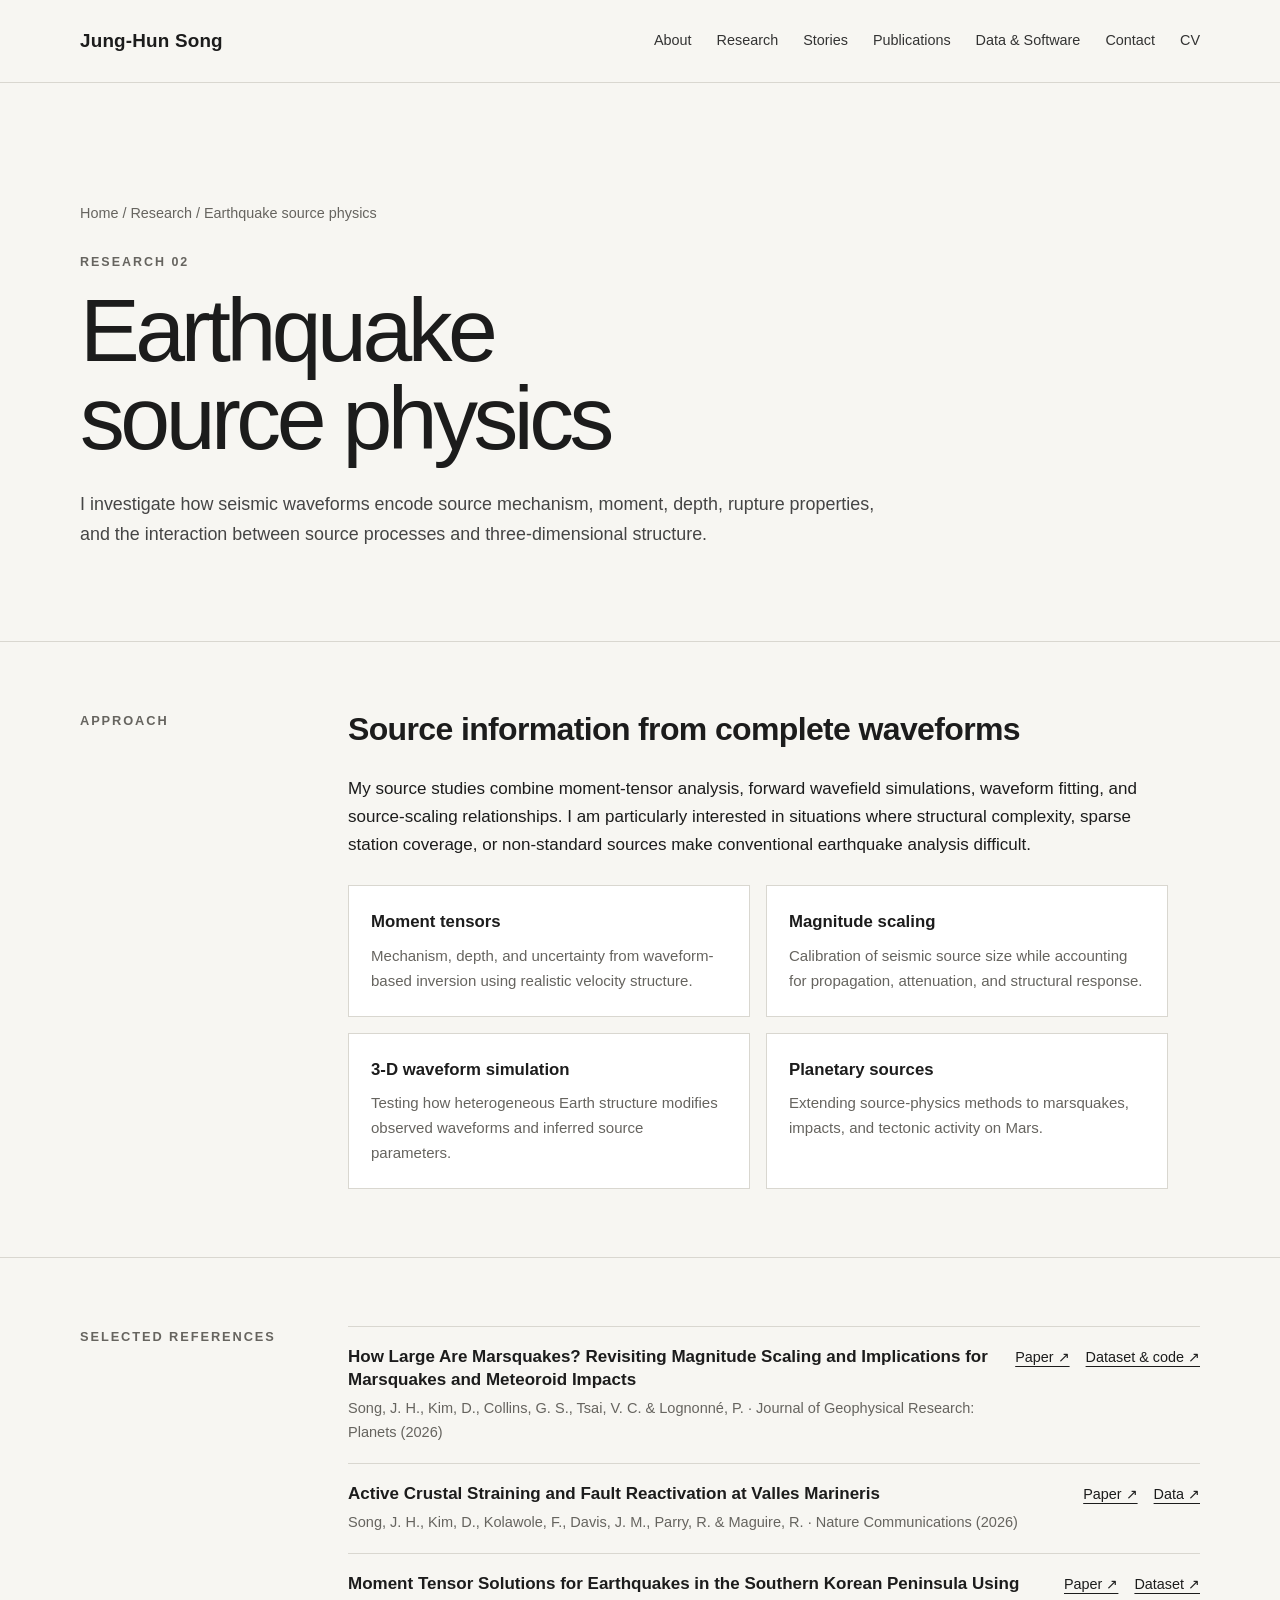
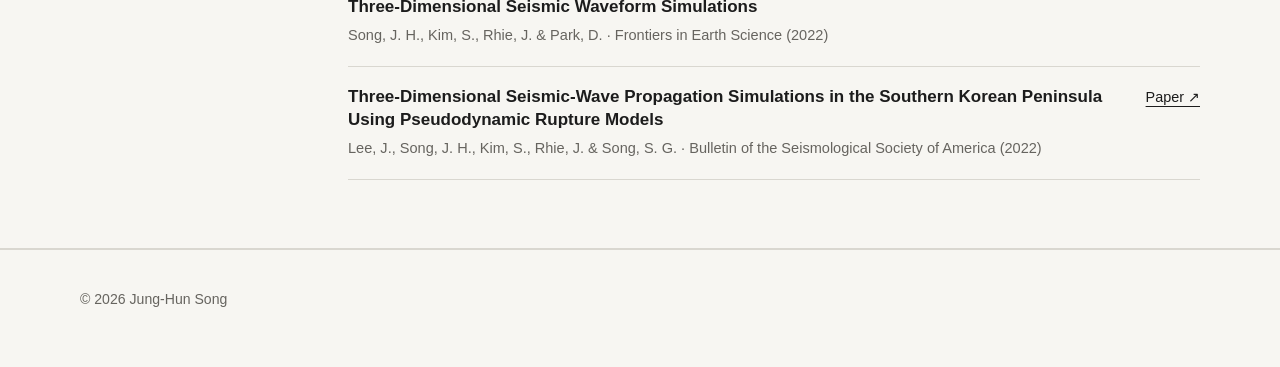
<file: research-source.html>
<!DOCTYPE html>
<html lang="en">
<head>
  <meta charset="UTF-8" />
  <meta name="viewport" content="width=device-width, initial-scale=1.0" />
  <title>Earthquake Source Physics | Jung-Hun Song</title>
  <meta name="description" content="Jung-Hun Song's research on earthquake source physics, moment tensors, waveform inversion, and magnitude scaling." />
  <style>

:root {
  --bg: #f7f6f2;
  --paper: #ffffff;
  --text: #1c1c1c;
  --muted: #66645f;
  --line: #d9d7d0;
  --tag-bg: #ebe9e2;
  --max: 1120px;
  --soft: #efede7;
}
* { box-sizing: border-box; }
html { scroll-behavior: smooth; }
body {
  margin: 0;
  background: var(--bg);
  color: var(--text);
  font-family: "Helvetica Neue", Helvetica, Arial, sans-serif;
  font-size: 17px;
  line-height: 1.65;
}
img { max-width: 100%; display: block; }
a { color: inherit; text-decoration-thickness: 1px; text-underline-offset: 4px; }
.wrap { width: min(var(--max), calc(100% - 48px)); margin: 0 auto; }

header {
  background: rgba(247,246,242,.96);
  border-bottom: 1px solid var(--line);
  position: sticky; top: 0; z-index: 20;
  backdrop-filter: blur(8px);
}
.header-inner {
  min-height: 82px; display: flex; align-items: center;
  justify-content: space-between; gap: 24px;
}
.site-name {
  text-decoration: none; font-size: 1.18rem; font-weight: 650;
  letter-spacing: .01em; white-space: nowrap;
}
nav { display: flex; gap: 25px; flex-wrap: wrap; justify-content: flex-end; }
nav a { text-decoration: none; color: #333; font-size: .9rem; }
nav a:hover { text-decoration: underline; text-underline-offset: 5px; }

.hero {
  min-height: 74vh; display: flex; align-items: flex-end;
  background-color: #686868;
  background-image:
    linear-gradient(rgba(0,0,0,.18), rgba(0,0,0,.52)),
    url("files/main-hero.jpg");
  background-size: cover; background-position: center;
}
.hero-inner {
  width: min(var(--max), calc(100% - 48px));
  margin: 0 auto; padding: 90px 0 78px; color: white;
}
.hero-kicker, .eyebrow {
  margin: 0 0 14px; font-size: .78rem; font-weight: 650;
  text-transform: uppercase; letter-spacing: .16em;
}
.hero h1 {
  margin: 0; max-width: 900px;
  font-size: clamp(2.5rem,7vw,5.6rem);
  line-height: .98; font-weight: 500; letter-spacing: -.045em;
}
.hero-sub {
  margin: 26px 0 0; max-width: 730px;
  font-size: clamp(1.05rem,2vw,1.35rem); line-height: 1.5;
}

section { padding: 92px 0; border-bottom: 1px solid var(--line); }
.section-grid {
  display: grid; grid-template-columns: minmax(140px,.34fr) minmax(0,1fr);
  gap: 48px;
}
.section-label {
  margin: 0; font-size: .78rem; text-transform: uppercase;
  letter-spacing: .16em; color: var(--muted); font-weight: 650;
}
.lead {
  margin-top: 0; font-size: clamp(1.45rem,3vw,2.15rem);
  line-height: 1.35; letter-spacing: -.02em; max-width: 850px;
}
.about-panel {
  display: grid; grid-template-columns: minmax(0,1.25fr) 260px;
  gap: 36px; align-items: start;
}
.about-copy { max-width: 820px; }
.portrait-card { background: var(--paper); border: 1px solid var(--line); padding: 14px; }
.portrait-caption { margin: 12px 0 0; font-size: .86rem; color: var(--muted); }
.affiliation {
  margin-top: 32px; padding-top: 24px;
  border-top: 1px solid var(--line); color: var(--muted);
}
.advisor, .background { margin-top: 12px; color: var(--muted); }
.advisor a, .background a { color: var(--text); }

.research-grid {
  display: grid; grid-template-columns: repeat(2,minmax(0,1fr));
  gap: 22px; margin-top: 22px;
}
.research-card {
  display: block; position: relative; text-decoration: none;
  background: var(--paper); border: 1px solid var(--line);
  padding: 28px; min-height: 255px;
  transition: transform .16s ease, box-shadow .16s ease, border-color .16s ease;
}
.research-card:hover {
  transform: translateY(-3px);
  box-shadow: 0 10px 28px rgba(0,0,0,.07);
  border-color: #bdbab1;
}
.research-card .num { color: var(--muted); font-size: .8rem; letter-spacing: .08em; }
.research-card h3 { margin: 48px 0 14px; font-size: 1.38rem; line-height: 1.22; }
.research-card p { margin: 0; color: #4f4f4f; font-size: .96rem; max-width: 470px; }
.card-arrow { position: absolute; right: 24px; top: 23px; font-size: 1.15rem; color: var(--muted); }

.figure-gallery {
  display: grid; grid-template-columns: repeat(2,minmax(0,1fr));
  gap: 24px; margin-top: 34px;
}
.featured-figure {
  margin: 0; background: var(--paper); border: 1px solid var(--line); overflow: hidden;
}
.featured-figure img { width: 100%; height: auto; background: #eee; }
.figure-text { padding: 18px 22px 22px; color: #474747; }
.figure-title { margin: 0 0 8px; font-size: .98rem; font-weight: 650; color: var(--text); }
.figure-text p:last-child { margin-bottom: 0; }

.publication-list { border-top: 1px solid var(--line); }
.pub {
  display: grid; grid-template-columns: 72px 1fr; gap: 22px;
  padding: 25px 0; border-bottom: 1px solid var(--line);
}
.pub-year { color: var(--muted); font-size: .9rem; padding-top: 2px; }
.pub-title { margin: 0 0 5px; font-weight: 650; line-height: 1.35; }
.pub-meta { margin: 0; color: var(--muted); font-size: .93rem; }
.pub-links { margin: 8px 0 0; font-size: .9rem; }
.all-link {
  display: inline-block; margin-top: 28px; font-weight: 650;
  text-decoration: none; border-bottom: 1px solid #777;
}

.news-placeholder { background: var(--paper); border: 1px solid var(--line); padding: 30px; }
.contact-row { display: flex; flex-wrap: wrap; gap: 16px 28px; margin-top: 26px; }
.contact-row a { font-weight: 550; }

.page-head { padding: 105px 0 74px; border-bottom: 1px solid var(--line); }
.page-head .eyebrow { color: var(--muted); }
.page-head h1 {
  font-size: clamp(3rem,7vw,6.3rem); line-height: .98;
  letter-spacing: -.05em; font-weight: 500; margin: 0;
}
.page-intro { max-width: 800px; margin-top: 28px; color: #454545; font-size: 1.12rem; }
.breadcrumb { margin-bottom: 26px; font-size: .9rem; color: var(--muted); }
.breadcrumb a { text-decoration: none; }

.detail-section { padding: 68px 0; }
.detail-grid {
  display: grid; grid-template-columns: 220px minmax(0,1fr); gap: 48px;
}
.detail-title {
  margin: 0; font-size: .8rem; text-transform: uppercase;
  letter-spacing: .15em; color: var(--muted);
}
.copy { max-width: 820px; }
.copy h2 { margin-top: 0; font-size: 2rem; letter-spacing: -.02em; line-height: 1.2; }
.copy h3 { margin-top: 34px; margin-bottom: 8px; font-size: 1.15rem; }
.copy p { margin-top: 0; }

.theme-list {
  display: grid; grid-template-columns: repeat(2,minmax(0,1fr));
  gap: 16px; margin-top: 26px;
}
.theme {
  background: var(--paper); border: 1px solid var(--line);
  padding: 22px;
}
.theme h3 { margin: 0 0 8px; font-size: 1.05rem; }
.theme p { margin: 0; color: var(--muted); font-size: .94rem; }

.visual {
  margin-top: 30px; background: var(--paper); border: 1px solid var(--line);
  padding: 22px;
}
.visual svg { width: 100%; height: auto; display: block; }
.visual-caption { margin: 15px 0 0; font-size: .88rem; color: var(--muted); }

.refs { border-top: 1px solid var(--line); }
.ref {
  display: grid; grid-template-columns: minmax(0,1fr) auto;
  gap: 20px; align-items: start; padding: 19px 0;
  border-bottom: 1px solid var(--line);
}
.ref-title { font-weight: 650; margin: 0 0 4px; line-height: 1.35; }
.ref-meta { color: var(--muted); margin: 0; font-size: .91rem; }
.ref-link { white-space: nowrap; font-size: .9rem; }
.status {
  display: inline-block; margin-left: 7px; padding: 2px 8px;
  border: 1px solid #aaa; border-radius: 999px; font-size: .73rem;
  color: #555; vertical-align: 1px; font-weight: 500;
}

.big-figure { margin: 30px 0 0; background: var(--paper); border: 1px solid var(--line); }
.big-figure img { width: 100%; }
.big-figure figcaption { padding: 18px 22px 22px; color: var(--muted); font-size: .91rem; }

.tool-grid, .data-grid {
  display: grid; grid-template-columns: repeat(2,minmax(0,1fr)); gap: 18px; margin-top: 24px;
}
.resource-card {
  background: var(--paper); border: 1px solid var(--line); padding: 23px;
}
.resource-card h3 { margin: 0 0 8px; font-size: 1.08rem; }
.resource-card p { margin: 0 0 13px; color: var(--muted); font-size: .93rem; }
.resource-card a { font-size: .9rem; font-weight: 600; }

.tag-row { display: flex; flex-wrap: wrap; gap: 7px; margin-top: 11px; }
.tag {
  display: inline-block; padding: 4px 9px; background: var(--tag-bg);
  border-radius: 999px; color: #55524b; font-size: .72rem; line-height: 1.2;
}

footer {
  padding: 38px 0 56px; color: var(--muted); font-size: .88rem;
  border-top: 1px solid var(--line);
}

@media (max-width: 900px) {
  .about-panel { grid-template-columns: 1fr; }
  .portrait-card { max-width: 260px; }
}
@media (max-width: 800px) {
  .header-inner { align-items: flex-start; flex-direction: column; padding: 18px 0; }
  nav { gap: 18px; }
  .hero { min-height: 60vh; }
  .section-grid, .detail-grid { grid-template-columns: 1fr; gap: 24px; }
  .research-grid, .figure-gallery, .theme-list, .tool-grid, .data-grid { grid-template-columns: 1fr; }
  .research-card { min-height: 0; }
  .research-card h3 { margin-top: 26px; }
}
@media (max-width: 520px) {
  .wrap, .hero-inner { width: min(100% - 30px,var(--max)); }
  section { padding: 66px 0; }
  .pub, .ref { grid-template-columns: 1fr; gap: 7px; }
}


/* Publications page hero uses the former homepage background image. */
.publication-hero {
  position: relative;
  padding: 120px 0 92px;
  border-bottom: 1px solid var(--line);
  color: #fff;
  background-color: #555;
  background-image:
    linear-gradient(rgba(0,0,0,.18), rgba(0,0,0,.56)),
    url("files/hero.jpg");
  background-size: cover;
  background-position: center;
}

.publication-hero .eyebrow,
.publication-hero .breadcrumb,
.publication-hero .page-intro {
  color: rgba(255,255,255,.9);
}

.publication-hero .breadcrumb a,
.publication-hero .contact-row a {
  color: #fff;
}

.publication-hero h1 {
  color: #fff;
}

  
/* Compact, consistent publication/data links in selected references */
.ref-actions {
  display: flex;
  flex-wrap: wrap;
  justify-content: flex-end;
  align-items: start;
  gap: 6px 16px;
}
@media (max-width: 520px) {
  .ref-actions { justify-content: flex-start; }
}

</style>
</head>
<body>

<header>
  <div class="wrap header-inner">
    <a class="site-name" href="index.html">Jung-Hun Song</a>
    <nav aria-label="Main navigation">
      <a href="index.html#about">About</a>
      <a href="index.html#research">Research</a>
      <a href="featured-papers.html">Stories</a>
      <a href="publications.html">Publications</a>
      <a href="data-software.html">Data &amp; Software</a>
      <a href="index.html#contact">Contact</a>
      <a href="files/CV_JungHunSong.pdf" target="_blank" rel="noopener">CV</a>
    </nav>
  </div>
</header>


<main>
<section class="page-head">
  <div class="wrap">
    <p class="breadcrumb"><a href="index.html">Home</a> / Research / Earthquake source physics</p>
    <p class="eyebrow">Research 02</p>
    <h1>Earthquake<br>source physics</h1>
    <p class="page-intro">
      I investigate how seismic waveforms encode source mechanism, moment, depth, rupture properties, and the
      interaction between source processes and three-dimensional structure.
    </p>
  </div>
</section>

<section class="detail-section">
  <div class="wrap detail-grid">
    <h2 class="detail-title">Approach</h2>
    <div class="copy">
      <h2>Source information from complete waveforms</h2>
      <p>
        My source studies combine moment-tensor analysis, forward wavefield simulations, waveform fitting,
        and source-scaling relationships. I am particularly interested in situations where structural complexity,
        sparse station coverage, or non-standard sources make conventional earthquake analysis difficult.
      </p>
      <div class="theme-list">
        <div class="theme"><h3>Moment tensors</h3><p>Mechanism, depth, and uncertainty from waveform-based inversion using realistic velocity structure.</p></div>
        <div class="theme"><h3>Magnitude scaling</h3><p>Calibration of seismic source size while accounting for propagation, attenuation, and structural response.</p></div>
        <div class="theme"><h3>3-D waveform simulation</h3><p>Testing how heterogeneous Earth structure modifies observed waveforms and inferred source parameters.</p></div>
        <div class="theme"><h3>Planetary sources</h3><p>Extending source-physics methods to marsquakes, impacts, and tectonic activity on Mars.</p></div>
      </div>

    </div>
  </div>
</section>

<section class="detail-section">
  <div class="wrap detail-grid">
    <h2 class="detail-title">Selected references</h2>
    <div class="refs">
      <div class="ref">
        <div><p class="ref-title">How Large Are Marsquakes? Revisiting Magnitude Scaling and Implications for Marsquakes and Meteoroid Impacts</p><p class="ref-meta">Song, J. H., Kim, D., Collins, G. S., Tsai, V. C. &amp; Lognonné, P. · Journal of Geophysical Research: Planets (2026)</p></div>
        <div class="ref-actions">
          <a class="ref-link" href="https://doi.org/10.1029/2026JE009988" target="_blank" rel="noopener">Paper ↗</a>
          <a class="ref-link" href="https://doi.org/10.6084/m9.figshare.33260658" target="_blank" rel="noopener">Dataset &amp; code ↗</a>
        </div>
      </div>
      <div class="ref">
        <div><p class="ref-title">Active Crustal Straining and Fault Reactivation at Valles Marineris</p><p class="ref-meta">Song, J. H., Kim, D., Kolawole, F., Davis, J. M., Parry, R. &amp; Maguire, R. · Nature Communications (2026)</p></div>
        <div class="ref-actions">
          <a class="ref-link" href="https://doi.org/10.1038/s41467-026-78193-6" target="_blank" rel="noopener">Paper ↗</a>
          <a class="ref-link" href="https://doi.org/10.6084/m9.figshare.32144254" target="_blank" rel="noopener">Data ↗</a>
        </div>
      </div>
      <div class="ref">
        <div><p class="ref-title">Moment Tensor Solutions for Earthquakes in the Southern Korean Peninsula Using Three-Dimensional Seismic Waveform Simulations</p><p class="ref-meta">Song, J. H., Kim, S., Rhie, J. &amp; Park, D. · Frontiers in Earth Science (2022)</p></div>
        <div class="ref-actions">
          <a class="ref-link" href="https://doi.org/10.3389/feart.2022.945022" target="_blank" rel="noopener">Paper ↗</a>
          <a class="ref-link" href="https://www.frontiersin.org/articles/10.3389/feart.2022.945022/full#supplementary-material" target="_blank" rel="noopener">Dataset ↗</a>
        </div>
      </div>
      <div class="ref">
        <div><p class="ref-title">Three-Dimensional Seismic-Wave Propagation Simulations in the Southern Korean Peninsula Using Pseudodynamic Rupture Models</p><p class="ref-meta">Lee, J., Song, J. H., Kim, S., Rhie, J. &amp; Song, S. G. · Bulletin of the Seismological Society of America (2022)</p></div>
        <div class="ref-actions">
          <a class="ref-link" href="https://doi.org/10.1785/0120210172" target="_blank" rel="noopener">Paper ↗</a>
        </div>
      </div>
    
    </div>
  </div>
</section>
</main>


<footer>
  <div class="wrap">© 2026 Jung-Hun Song</div>
</footer>

</body>
</html>
</file>
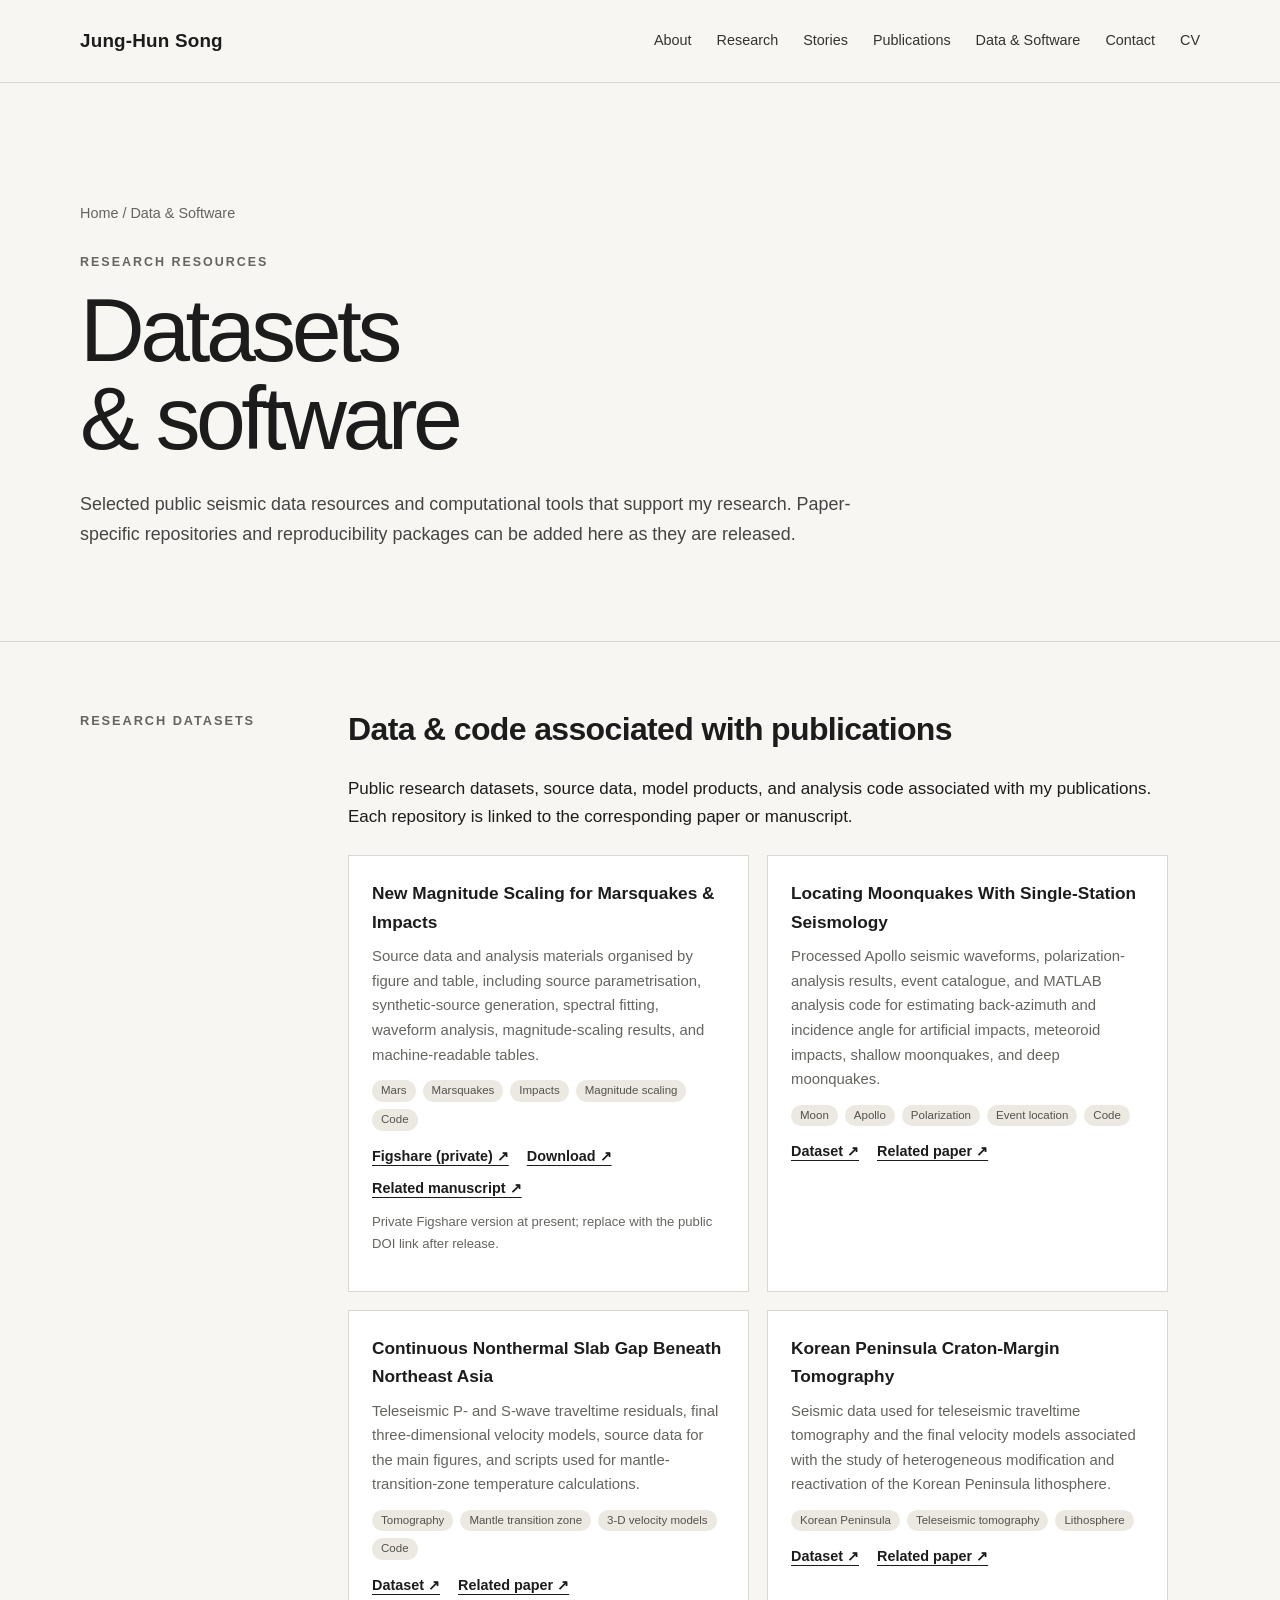
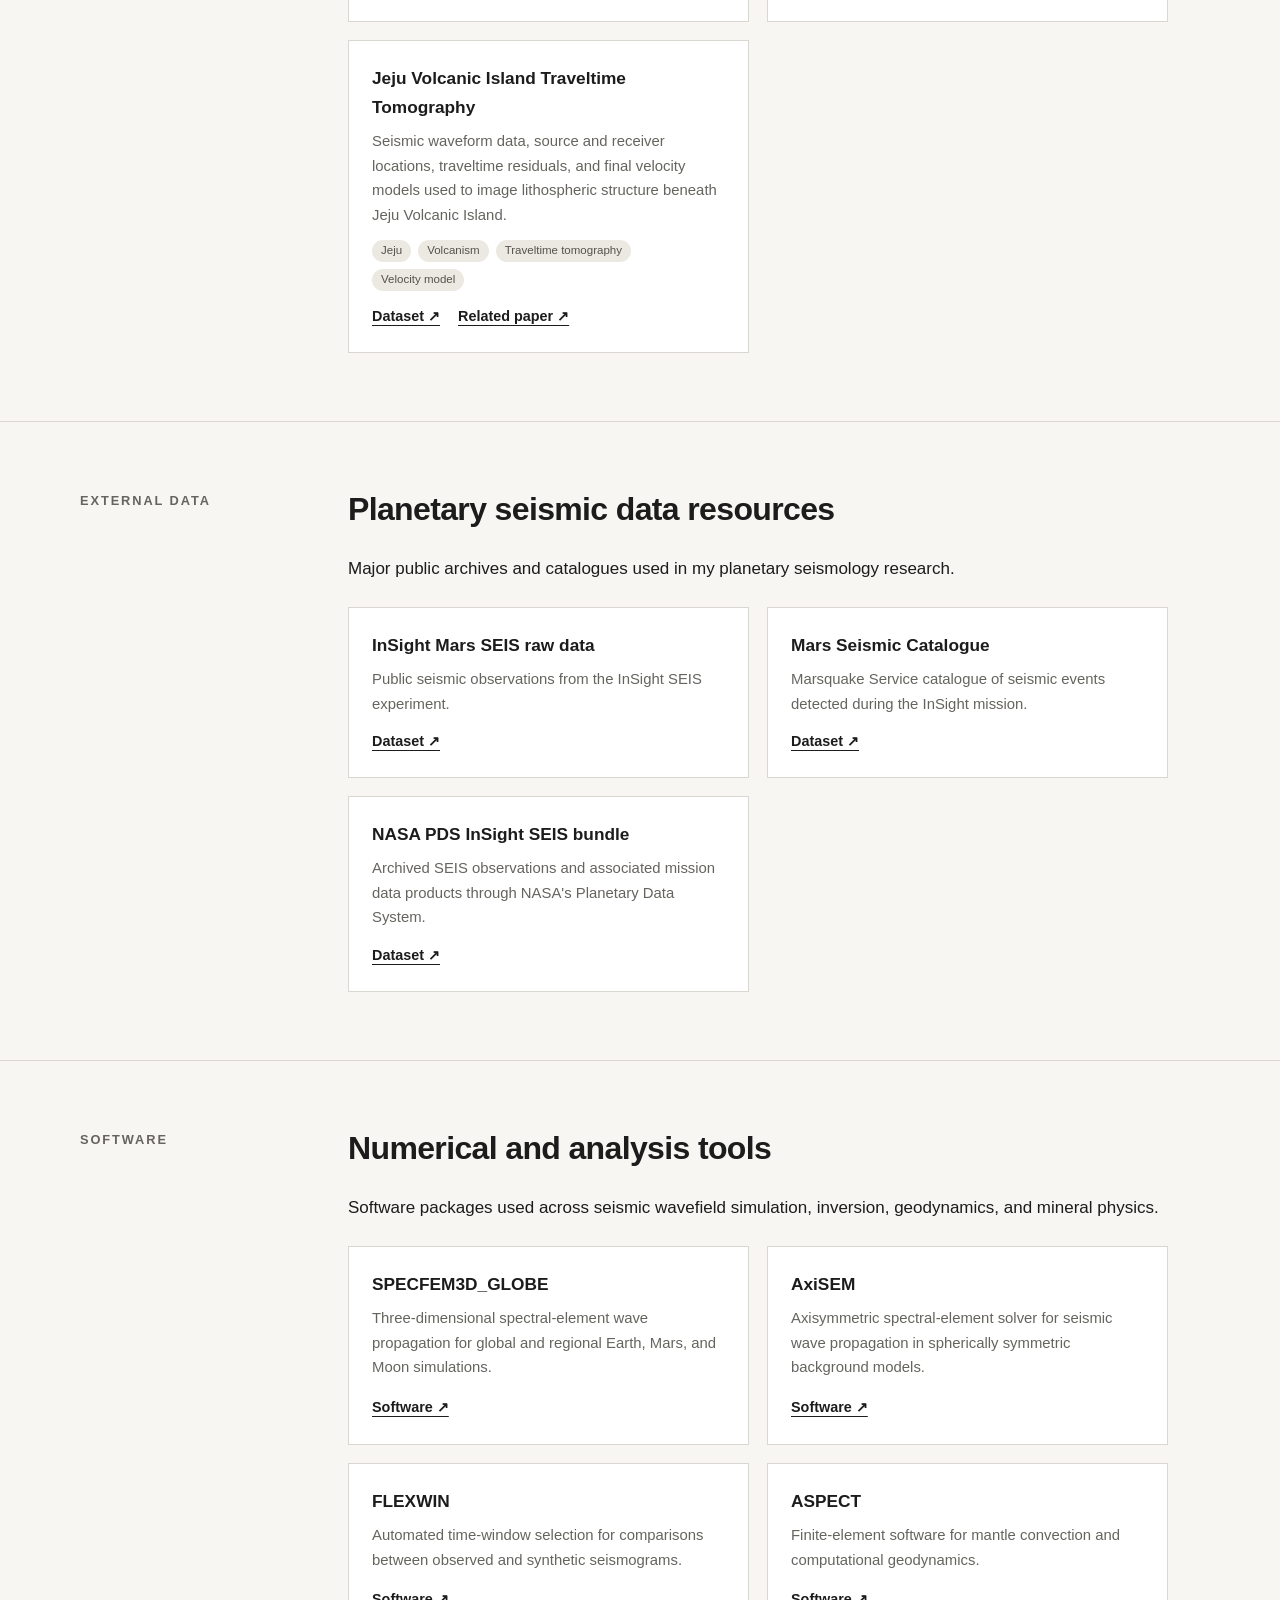
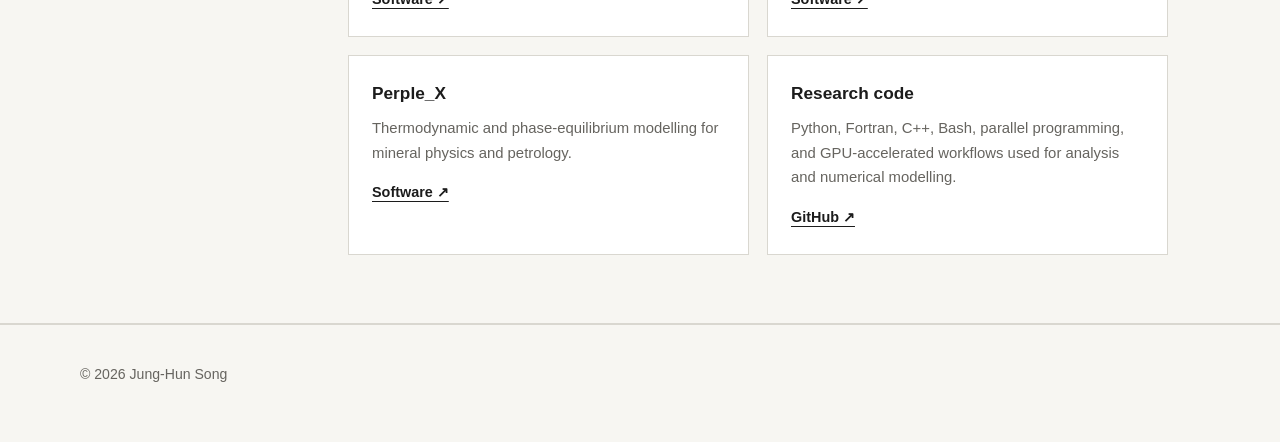
<file: files/data-software.html>
<!DOCTYPE html>
<html lang="en">
<head>
  <meta charset="UTF-8" />
  <meta name="viewport" content="width=device-width, initial-scale=1.0" />
  <title>Datasets & Software | Jung-Hun Song</title>
  <meta name="description" content="Datasets, seismic data resources, and software used in Jung-Hun Song's research." />
  <style>

:root {
  --bg: #f7f6f2;
  --paper: #ffffff;
  --text: #1c1c1c;
  --muted: #66645f;
  --line: #d9d7d0;
  --tag-bg: #ebe9e2;
  --max: 1120px;
  --soft: #efede7;
}
* { box-sizing: border-box; }
html { scroll-behavior: smooth; }
body {
  margin: 0;
  background: var(--bg);
  color: var(--text);
  font-family: "Helvetica Neue", Helvetica, Arial, sans-serif;
  font-size: 17px;
  line-height: 1.65;
}
img { max-width: 100%; display: block; }
a { color: inherit; text-decoration-thickness: 1px; text-underline-offset: 4px; }
.wrap { width: min(var(--max), calc(100% - 48px)); margin: 0 auto; }

header {
  background: rgba(247,246,242,.96);
  border-bottom: 1px solid var(--line);
  position: sticky; top: 0; z-index: 20;
  backdrop-filter: blur(8px);
}
.header-inner {
  min-height: 82px; display: flex; align-items: center;
  justify-content: space-between; gap: 24px;
}
.site-name {
  text-decoration: none; font-size: 1.18rem; font-weight: 650;
  letter-spacing: .01em; white-space: nowrap;
}
nav { display: flex; gap: 25px; flex-wrap: wrap; justify-content: flex-end; }
nav a { text-decoration: none; color: #333; font-size: .9rem; }
nav a:hover { text-decoration: underline; text-underline-offset: 5px; }

.hero {
  min-height: 74vh; display: flex; align-items: flex-end;
  background-color: #686868;
  background-image:
    linear-gradient(rgba(0,0,0,.18), rgba(0,0,0,.52)),
    url("files/main-hero.jpg");
  background-size: cover; background-position: center;
}
.hero-inner {
  width: min(var(--max), calc(100% - 48px));
  margin: 0 auto; padding: 90px 0 78px; color: white;
}
.hero-kicker, .eyebrow {
  margin: 0 0 14px; font-size: .78rem; font-weight: 650;
  text-transform: uppercase; letter-spacing: .16em;
}
.hero h1 {
  margin: 0; max-width: 900px;
  font-size: clamp(2.5rem,7vw,5.6rem);
  line-height: .98; font-weight: 500; letter-spacing: -.045em;
}
.hero-sub {
  margin: 26px 0 0; max-width: 730px;
  font-size: clamp(1.05rem,2vw,1.35rem); line-height: 1.5;
}

section { padding: 92px 0; border-bottom: 1px solid var(--line); }
.section-grid {
  display: grid; grid-template-columns: minmax(140px,.34fr) minmax(0,1fr);
  gap: 48px;
}
.section-label {
  margin: 0; font-size: .78rem; text-transform: uppercase;
  letter-spacing: .16em; color: var(--muted); font-weight: 650;
}
.lead {
  margin-top: 0; font-size: clamp(1.45rem,3vw,2.15rem);
  line-height: 1.35; letter-spacing: -.02em; max-width: 850px;
}
.about-panel {
  display: grid; grid-template-columns: minmax(0,1.25fr) 260px;
  gap: 36px; align-items: start;
}
.about-copy { max-width: 820px; }
.portrait-card { background: var(--paper); border: 1px solid var(--line); padding: 14px; }
.portrait-caption { margin: 12px 0 0; font-size: .86rem; color: var(--muted); }
.affiliation {
  margin-top: 32px; padding-top: 24px;
  border-top: 1px solid var(--line); color: var(--muted);
}
.advisor, .background { margin-top: 12px; color: var(--muted); }
.advisor a, .background a { color: var(--text); }

.research-grid {
  display: grid; grid-template-columns: repeat(2,minmax(0,1fr));
  gap: 22px; margin-top: 22px;
}
.research-card {
  display: block; position: relative; text-decoration: none;
  background: var(--paper); border: 1px solid var(--line);
  padding: 28px; min-height: 255px;
  transition: transform .16s ease, box-shadow .16s ease, border-color .16s ease;
}
.research-card:hover {
  transform: translateY(-3px);
  box-shadow: 0 10px 28px rgba(0,0,0,.07);
  border-color: #bdbab1;
}
.research-card .num { color: var(--muted); font-size: .8rem; letter-spacing: .08em; }
.research-card h3 { margin: 48px 0 14px; font-size: 1.38rem; line-height: 1.22; }
.research-card p { margin: 0; color: #4f4f4f; font-size: .96rem; max-width: 470px; }
.card-arrow { position: absolute; right: 24px; top: 23px; font-size: 1.15rem; color: var(--muted); }

.figure-gallery {
  display: grid; grid-template-columns: repeat(2,minmax(0,1fr));
  gap: 24px; margin-top: 34px;
}
.featured-figure {
  margin: 0; background: var(--paper); border: 1px solid var(--line); overflow: hidden;
}
.featured-figure img { width: 100%; height: auto; background: #eee; }
.figure-text { padding: 18px 22px 22px; color: #474747; }
.figure-title { margin: 0 0 8px; font-size: .98rem; font-weight: 650; color: var(--text); }
.figure-text p:last-child { margin-bottom: 0; }

.publication-list { border-top: 1px solid var(--line); }
.pub {
  display: grid; grid-template-columns: 72px 1fr; gap: 22px;
  padding: 25px 0; border-bottom: 1px solid var(--line);
}
.pub-year { color: var(--muted); font-size: .9rem; padding-top: 2px; }
.pub-title { margin: 0 0 5px; font-weight: 650; line-height: 1.35; }
.pub-meta { margin: 0; color: var(--muted); font-size: .93rem; }
.pub-links { margin: 8px 0 0; font-size: .9rem; }
.all-link {
  display: inline-block; margin-top: 28px; font-weight: 650;
  text-decoration: none; border-bottom: 1px solid #777;
}

.news-placeholder { background: var(--paper); border: 1px solid var(--line); padding: 30px; }
.contact-row { display: flex; flex-wrap: wrap; gap: 16px 28px; margin-top: 26px; }
.contact-row a { font-weight: 550; }

.page-head { padding: 105px 0 74px; border-bottom: 1px solid var(--line); }
.page-head .eyebrow { color: var(--muted); }
.page-head h1 {
  font-size: clamp(3rem,7vw,6.3rem); line-height: .98;
  letter-spacing: -.05em; font-weight: 500; margin: 0;
}
.page-intro { max-width: 800px; margin-top: 28px; color: #454545; font-size: 1.12rem; }
.breadcrumb { margin-bottom: 26px; font-size: .9rem; color: var(--muted); }
.breadcrumb a { text-decoration: none; }

.detail-section { padding: 68px 0; }
.detail-grid {
  display: grid; grid-template-columns: 220px minmax(0,1fr); gap: 48px;
}
.detail-title {
  margin: 0; font-size: .8rem; text-transform: uppercase;
  letter-spacing: .15em; color: var(--muted);
}
.copy { max-width: 820px; }
.copy h2 { margin-top: 0; font-size: 2rem; letter-spacing: -.02em; line-height: 1.2; }
.copy h3 { margin-top: 34px; margin-bottom: 8px; font-size: 1.15rem; }
.copy p { margin-top: 0; }

.theme-list {
  display: grid; grid-template-columns: repeat(2,minmax(0,1fr));
  gap: 16px; margin-top: 26px;
}
.theme {
  background: var(--paper); border: 1px solid var(--line);
  padding: 22px;
}
.theme h3 { margin: 0 0 8px; font-size: 1.05rem; }
.theme p { margin: 0; color: var(--muted); font-size: .94rem; }

.visual {
  margin-top: 30px; background: var(--paper); border: 1px solid var(--line);
  padding: 22px;
}
.visual svg { width: 100%; height: auto; display: block; }
.visual-caption { margin: 15px 0 0; font-size: .88rem; color: var(--muted); }

.refs { border-top: 1px solid var(--line); }
.ref {
  display: grid; grid-template-columns: minmax(0,1fr) auto;
  gap: 20px; align-items: start; padding: 19px 0;
  border-bottom: 1px solid var(--line);
}
.ref-title { font-weight: 650; margin: 0 0 4px; line-height: 1.35; }
.ref-meta { color: var(--muted); margin: 0; font-size: .91rem; }
.ref-link { white-space: nowrap; font-size: .9rem; }
.status {
  display: inline-block; margin-left: 7px; padding: 2px 8px;
  border: 1px solid #aaa; border-radius: 999px; font-size: .73rem;
  color: #555; vertical-align: 1px; font-weight: 500;
}

.big-figure { margin: 30px 0 0; background: var(--paper); border: 1px solid var(--line); }
.big-figure img { width: 100%; }
.big-figure figcaption { padding: 18px 22px 22px; color: var(--muted); font-size: .91rem; }

.tool-grid, .data-grid {
  display: grid; grid-template-columns: repeat(2,minmax(0,1fr)); gap: 18px; margin-top: 24px;
}
.resource-card {
  background: var(--paper); border: 1px solid var(--line); padding: 23px;
}
.resource-card h3 { margin: 0 0 8px; font-size: 1.08rem; }
.resource-card p { margin: 0 0 13px; color: var(--muted); font-size: .93rem; }
.resource-card a { font-size: .9rem; font-weight: 600; }

.tag-row { display: flex; flex-wrap: wrap; gap: 7px; margin-top: 11px; }
.tag {
  display: inline-block; padding: 4px 9px; background: var(--tag-bg);
  border-radius: 999px; color: #55524b; font-size: .72rem; line-height: 1.2;
}

footer {
  padding: 38px 0 56px; color: var(--muted); font-size: .88rem;
  border-top: 1px solid var(--line);
}

@media (max-width: 900px) {
  .about-panel { grid-template-columns: 1fr; }
  .portrait-card { max-width: 260px; }
}
@media (max-width: 800px) {
  .header-inner { align-items: flex-start; flex-direction: column; padding: 18px 0; }
  nav { gap: 18px; }
  .hero { min-height: 60vh; }
  .section-grid, .detail-grid { grid-template-columns: 1fr; gap: 24px; }
  .research-grid, .figure-gallery, .theme-list, .tool-grid, .data-grid { grid-template-columns: 1fr; }
  .research-card { min-height: 0; }
  .research-card h3 { margin-top: 26px; }
}
@media (max-width: 520px) {
  .wrap, .hero-inner { width: min(100% - 30px,var(--max)); }
  section { padding: 66px 0; }
  .pub, .ref { grid-template-columns: 1fr; gap: 7px; }
}


/* Publications page hero uses the former homepage background image. */
.publication-hero {
  position: relative;
  padding: 120px 0 92px;
  border-bottom: 1px solid var(--line);
  color: #fff;
  background-color: #555;
  background-image:
    linear-gradient(rgba(0,0,0,.18), rgba(0,0,0,.56)),
    url("files/hero.jpg");
  background-size: cover;
  background-position: center;
}

.publication-hero .eyebrow,
.publication-hero .breadcrumb,
.publication-hero .page-intro {
  color: rgba(255,255,255,.9);
}

.publication-hero .breadcrumb a,
.publication-hero .contact-row a {
  color: #fff;
}

.publication-hero h1 {
  color: #fff;
}

  
.resource-links {
  display: flex;
  flex-wrap: wrap;
  gap: 9px 18px;
  margin-top: 14px;
}
.resource-links a {
  font-size: .9rem;
  font-weight: 650;
}
.resource-note {
  margin-top: 10px !important;
  font-size: .82rem !important;
  color: var(--muted);
}


/* Unified site header — identical on every page */
header {
  background: rgba(247,246,242,.96) !important;
  border-bottom: 1px solid var(--line) !important;
  position: sticky !important;
  top: 0 !important;
  z-index: 50 !important;
  backdrop-filter: blur(8px);
}
header .header-inner {
  width: min(var(--max), calc(100% - 48px)) !important;
  margin: 0 auto !important;
  min-height: 82px !important;
  padding: 0 !important;
  display: flex !important;
  align-items: center !important;
  justify-content: space-between !important;
  gap: 24px !important;
}
header .site-name {
  margin: 0 !important;
  padding: 0 !important;
  text-decoration: none !important;
  font-size: 1.18rem !important;
  line-height: 1.2 !important;
  font-weight: 650 !important;
  letter-spacing: .01em !important;
  white-space: nowrap !important;
}
header nav {
  margin: 0 !important;
  padding: 0 !important;
  display: flex !important;
  align-items: center !important;
  justify-content: flex-end !important;
  gap: 25px !important;
  flex-wrap: wrap !important;
}
header nav a {
  margin: 0 !important;
  padding: 0 !important;
  color: #333 !important;
  text-decoration: none !important;
  font-size: .9rem !important;
  line-height: 1.2 !important;
  font-weight: 400 !important;
  white-space: nowrap !important;
}
header nav a:hover {
  text-decoration: underline !important;
  text-underline-offset: 5px !important;
}

@media (max-width: 800px) {
  header .header-inner {
    align-items: flex-start !important;
    flex-direction: column !important;
    padding: 18px 0 !important;
  }
  header nav {
    justify-content: flex-start !important;
    gap: 18px !important;
  }
}
@media (max-width: 520px) {
  header .header-inner {
    width: min(100% - 30px, var(--max)) !important;
  }
}


/* Keep the site header identical to the homepage */
header {
  background: rgba(247,246,242,.96) !important;
  border-bottom: 1px solid var(--line) !important;
  position: sticky !important;
  top: 0 !important;
  z-index: 50 !important;
  backdrop-filter: blur(8px);
}
header .header-inner {
  width: min(var(--max), calc(100% - 48px)) !important;
  margin: 0 auto !important;
  min-height: 82px !important;
  padding: 0 !important;
  display: flex !important;
  align-items: center !important;
  justify-content: space-between !important;
  gap: 24px !important;
}
header .site-name {
  margin: 0 !important;
  padding: 0 !important;
  text-decoration: none !important;
  font-size: 1.18rem !important;
  line-height: 1.2 !important;
  font-weight: 650 !important;
  letter-spacing: .01em !important;
  white-space: nowrap !important;
}
header nav {
  margin: 0 !important;
  padding: 0 !important;
  display: flex !important;
  align-items: center !important;
  justify-content: flex-end !important;
  gap: 25px !important;
  flex-wrap: wrap !important;
}
header nav a {
  margin: 0 !important;
  padding: 0 !important;
  color: #333 !important;
  text-decoration: none !important;
  font-size: .9rem !important;
  line-height: 1.2 !important;
  font-weight: 400 !important;
  white-space: nowrap !important;
}
header nav a:hover {
  text-decoration: underline !important;
  text-underline-offset: 5px !important;
}
@media (max-width: 800px) {
  header .header-inner {
    align-items: flex-start !important;
    flex-direction: column !important;
    padding: 18px 0 !important;
  }
  header nav {
    justify-content: flex-start !important;
    gap: 18px !important;
  }
}

</style>
</head>
<body>

<header>
  <div class="wrap header-inner">
    <a class="site-name" href="index.html">Jung-Hun Song</a>
    <nav aria-label="Main navigation">
      <a href="index.html#about">About</a>
      <a href="index.html#research">Research</a>
      <a href="featured-papers.html">Stories</a>
      <a href="publications.html">Publications</a>
      <a href="data-software.html">Data &amp; Software</a>
      <a href="index.html#contact">Contact</a>
      <a href="files/CV_JungHunSong.pdf" target="_blank" rel="noopener">CV</a>
    </nav>
  </div>
</header>


<main>
<section class="page-head">
  <div class="wrap">
    <p class="breadcrumb"><a href="index.html">Home</a> / Data &amp; Software</p>
    <p class="eyebrow">Research resources</p>
    <h1>Datasets<br>&amp; software</h1>
    <p class="page-intro">
      Selected public seismic data resources and computational tools that support my research.
      Paper-specific repositories and reproducibility packages can be added here as they are released.
    </p>
  </div>
</section>


<section class="detail-section">
  <div class="wrap detail-grid">
    <h2 class="detail-title">Research datasets</h2>
    <div class="copy">
      <h2>Data &amp; code associated with publications</h2>
      <p>
        Public research datasets, source data, model products, and analysis code associated
        with my publications. Each repository is linked to the corresponding paper or manuscript.
      </p>

      <div class="data-grid">

        <div class="resource-card" id="dataset-mars-magnitude">
          <h3>New Magnitude Scaling for Marsquakes &amp; Impacts</h3>
          <p>
            Source data and analysis materials organised by figure and table, including source
            parametrisation, synthetic-source generation, spectral fitting, waveform analysis,
            magnitude-scaling results, and machine-readable tables.
          </p>
          <div class="tag-row">
            <span class="tag">Mars</span>
            <span class="tag">Marsquakes</span>
            <span class="tag">Impacts</span>
            <span class="tag">Magnitude scaling</span>
            <span class="tag">Code</span>
          </div>
          <div class="resource-links">
            <a href="https://figshare.com/account/articles/33260658?file=67772772" target="_blank" rel="noopener">Figshare (private) ↗</a>
            <a href="https://figshare.com/ndownloader/files/67772772" target="_blank" rel="noopener">Download ↗</a>
            <a href="publications.html#paper-mars-magnitude">Related manuscript ↗</a>
          </div>
          <p class="resource-note">Private Figshare version at present; replace with the public DOI link after release.</p>
        </div>

        <div class="resource-card" id="dataset-moonquake-location">
          <h3>Locating Moonquakes With Single-Station Seismology</h3>
          <p>
            Processed Apollo seismic waveforms, polarization-analysis results, event catalogue,
            and MATLAB analysis code for estimating back-azimuth and incidence angle for artificial
            impacts, meteoroid impacts, shallow moonquakes, and deep moonquakes.
          </p>
          <div class="tag-row">
            <span class="tag">Moon</span>
            <span class="tag">Apollo</span>
            <span class="tag">Polarization</span>
            <span class="tag">Event location</span>
            <span class="tag">Code</span>
          </div>
          <div class="resource-links">
            <a href="https://doi.org/10.6084/m9.figshare.32814290" target="_blank" rel="noopener">Dataset ↗</a>
            <a href="https://doi.org/10.1029/2026GL122962" target="_blank" rel="noopener">Related paper ↗</a>
          </div>
        </div>

        <div class="resource-card" id="dataset-slab-gap">
          <h3>Continuous Nonthermal Slab Gap Beneath Northeast Asia</h3>
          <p>
            Teleseismic P- and S-wave traveltime residuals, final three-dimensional velocity models,
            source data for the main figures, and scripts used for mantle-transition-zone temperature calculations.
          </p>
          <div class="tag-row">
            <span class="tag">Tomography</span>
            <span class="tag">Mantle transition zone</span>
            <span class="tag">3-D velocity models</span>
            <span class="tag">Code</span>
          </div>
          <div class="resource-links">
            <a href="https://doi.org/10.6084/m9.figshare.30370507" target="_blank" rel="noopener">Dataset ↗</a>
            <a href="https://doi.org/10.1038/s41467-026-75246-8" target="_blank" rel="noopener">Related paper ↗</a>
          </div>
        </div>

        <div class="resource-card" id="dataset-korea-craton">
          <h3>Korean Peninsula Craton-Margin Tomography</h3>
          <p>
            Seismic data used for teleseismic traveltime tomography and the final velocity models
            associated with the study of heterogeneous modification and reactivation of the Korean Peninsula lithosphere.
          </p>
          <div class="tag-row">
            <span class="tag">Korean Peninsula</span>
            <span class="tag">Teleseismic tomography</span>
            <span class="tag">Lithosphere</span>
          </div>
          <div class="resource-links">
            <a href="https://doi.org/10.6084/m9.figshare.8980499" target="_blank" rel="noopener">Dataset ↗</a>
            <a href="https://doi.org/10.1016/j.gr.2019.11.016" target="_blank" rel="noopener">Related paper ↗</a>
          </div>
        </div>

        <div class="resource-card" id="dataset-jeju">
          <h3>Jeju Volcanic Island Traveltime Tomography</h3>
          <p>
            Seismic waveform data, source and receiver locations, traveltime residuals, and final
            velocity models used to image lithospheric structure beneath Jeju Volcanic Island.
          </p>
          <div class="tag-row">
            <span class="tag">Jeju</span>
            <span class="tag">Volcanism</span>
            <span class="tag">Traveltime tomography</span>
            <span class="tag">Velocity model</span>
          </div>
          <div class="resource-links">
            <a href="https://doi.org/10.6084/m9.figshare.6149858" target="_blank" rel="noopener">Dataset ↗</a>
            <a href="https://doi.org/10.1029/2018JB015979" target="_blank" rel="noopener">Related paper ↗</a>
          </div>
        </div>

      </div>
    </div>
  </div>
</section>

<section class="detail-section">
  <div class="wrap detail-grid">
    <h2 class="detail-title">External data</h2>
    <div class="copy">
      <h2>Planetary seismic data resources</h2>
      <p>Major public archives and catalogues used in my planetary seismology research.</p>
      <div class="data-grid">
        <div class="resource-card">
          <h3>InSight Mars SEIS raw data</h3>
          <p>Public seismic observations from the InSight SEIS experiment.</p>
          <div class="resource-links">
            <a href="https://doi.org/10.18715/SEIS.INSIGHT.XB_2016" target="_blank" rel="noopener">Dataset ↗</a>
          </div>
        </div>
        <div class="resource-card">
          <h3>Mars Seismic Catalogue</h3>
          <p>Marsquake Service catalogue of seismic events detected during the InSight mission.</p>
          <div class="resource-links">
            <a href="https://doi.org/10.12686/a21" target="_blank" rel="noopener">Dataset ↗</a>
          </div>
        </div>
        <div class="resource-card">
          <h3>NASA PDS InSight SEIS bundle</h3>
          <p>Archived SEIS observations and associated mission data products through NASA's Planetary Data System.</p>
          <div class="resource-links">
            <a href="https://doi.org/10.17189/1517570" target="_blank" rel="noopener">Dataset ↗</a>
          </div>
        </div>
      </div>
    </div>
  </div>
</section>


<section class="detail-section">
  <div class="wrap detail-grid">
    <h2 class="detail-title">Software</h2>
    <div class="copy">
      <h2>Numerical and analysis tools</h2>
      <p>Software packages used across seismic wavefield simulation, inversion, geodynamics, and mineral physics.</p>
      <div class="tool-grid">
        <div class="resource-card"><h3>SPECFEM3D_GLOBE</h3><p>Three-dimensional spectral-element wave propagation for global and regional Earth, Mars, and Moon simulations.</p><a href="https://github.com/SPECFEM/specfem3d_globe" target="_blank" rel="noopener">Software ↗</a></div>
        <div class="resource-card"><h3>AxiSEM</h3><p>Axisymmetric spectral-element solver for seismic wave propagation in spherically symmetric background models.</p><a href="https://github.com/geodynamics/axisem" target="_blank" rel="noopener">Software ↗</a></div>
        <div class="resource-card"><h3>FLEXWIN</h3><p>Automated time-window selection for comparisons between observed and synthetic seismograms.</p><a href="https://github.com/geodynamics/flexwin" target="_blank" rel="noopener">Software ↗</a></div>
        <div class="resource-card"><h3>ASPECT</h3><p>Finite-element software for mantle convection and computational geodynamics.</p><a href="https://aspect.geodynamics.org/" target="_blank" rel="noopener">Software ↗</a></div>
        <div class="resource-card"><h3>Perple_X</h3><p>Thermodynamic and phase-equilibrium modelling for mineral physics and petrology.</p><a href="https://www.perplex.ethz.ch/" target="_blank" rel="noopener">Software ↗</a></div>
        <div class="resource-card"><h3>Research code</h3><p>Python, Fortran, C++, Bash, parallel programming, and GPU-accelerated workflows used for analysis and numerical modelling.</p><a href="https://github.com/junghunsong-seismology" target="_blank" rel="noopener">GitHub ↗</a></div>
      </div>
    </div>
  </div>
</section>
</main>


<footer>
  <div class="wrap">© 2026 Jung-Hun Song</div>
</footer>

</body>
</html>
</file>
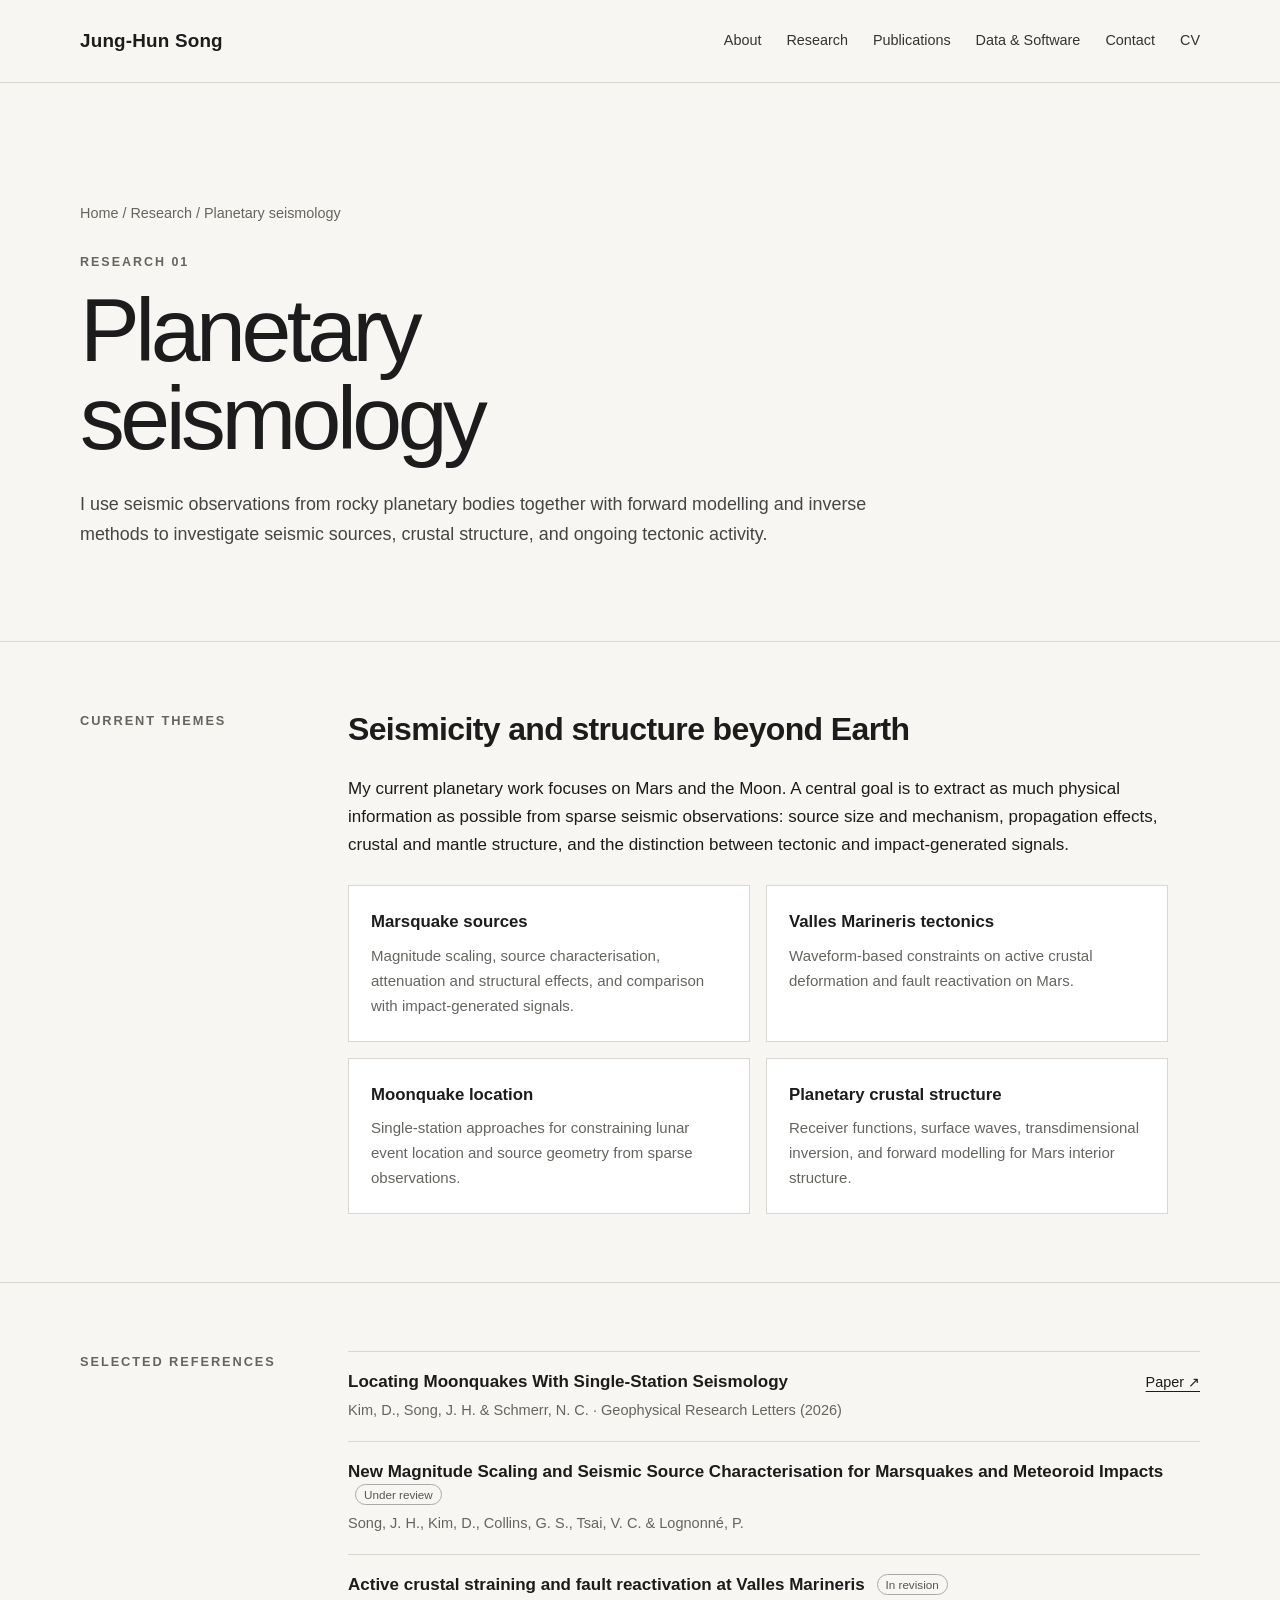
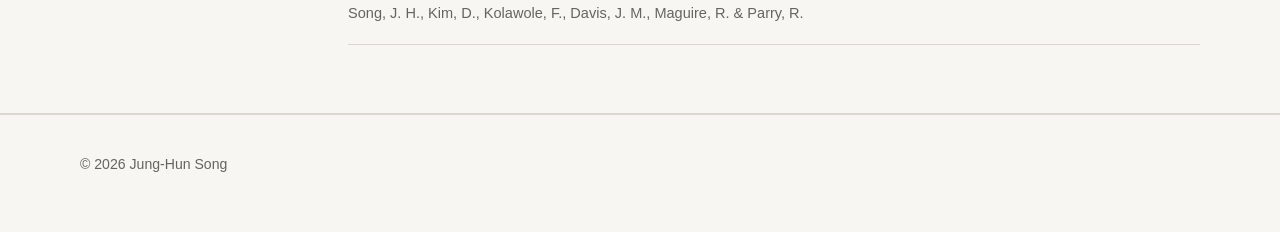
<file: files/research-planetary.html>
<!DOCTYPE html>
<html lang="en">
<head>
  <meta charset="UTF-8" />
  <meta name="viewport" content="width=device-width, initial-scale=1.0" />
  <title>Planetary Seismology | Jung-Hun Song</title>
  <meta name="description" content="Jung-Hun Song's research on marsquakes, moonquakes, planetary seismicity, and interior structure." />
  <style>

:root {
  --bg: #f7f6f2;
  --paper: #ffffff;
  --text: #1c1c1c;
  --muted: #66645f;
  --line: #d9d7d0;
  --tag-bg: #ebe9e2;
  --max: 1120px;
  --soft: #efede7;
}
* { box-sizing: border-box; }
html { scroll-behavior: smooth; }
body {
  margin: 0;
  background: var(--bg);
  color: var(--text);
  font-family: "Helvetica Neue", Helvetica, Arial, sans-serif;
  font-size: 17px;
  line-height: 1.65;
}
img { max-width: 100%; display: block; }
a { color: inherit; text-decoration-thickness: 1px; text-underline-offset: 4px; }
.wrap { width: min(var(--max), calc(100% - 48px)); margin: 0 auto; }

header {
  background: rgba(247,246,242,.96);
  border-bottom: 1px solid var(--line);
  position: sticky; top: 0; z-index: 20;
  backdrop-filter: blur(8px);
}
.header-inner {
  min-height: 82px; display: flex; align-items: center;
  justify-content: space-between; gap: 24px;
}
.site-name {
  text-decoration: none; font-size: 1.18rem; font-weight: 650;
  letter-spacing: .01em; white-space: nowrap;
}
nav { display: flex; gap: 25px; flex-wrap: wrap; justify-content: flex-end; }
nav a { text-decoration: none; color: #333; font-size: .9rem; }
nav a:hover { text-decoration: underline; text-underline-offset: 5px; }

.hero {
  min-height: 74vh; display: flex; align-items: flex-end;
  background-color: #686868;
  background-image:
    linear-gradient(rgba(0,0,0,.18), rgba(0,0,0,.52)),
    url("files/main-hero.jpg");
  background-size: cover; background-position: center;
}
.hero-inner {
  width: min(var(--max), calc(100% - 48px));
  margin: 0 auto; padding: 90px 0 78px; color: white;
}
.hero-kicker, .eyebrow {
  margin: 0 0 14px; font-size: .78rem; font-weight: 650;
  text-transform: uppercase; letter-spacing: .16em;
}
.hero h1 {
  margin: 0; max-width: 900px;
  font-size: clamp(2.5rem,7vw,5.6rem);
  line-height: .98; font-weight: 500; letter-spacing: -.045em;
}
.hero-sub {
  margin: 26px 0 0; max-width: 730px;
  font-size: clamp(1.05rem,2vw,1.35rem); line-height: 1.5;
}

section { padding: 92px 0; border-bottom: 1px solid var(--line); }
.section-grid {
  display: grid; grid-template-columns: minmax(140px,.34fr) minmax(0,1fr);
  gap: 48px;
}
.section-label {
  margin: 0; font-size: .78rem; text-transform: uppercase;
  letter-spacing: .16em; color: var(--muted); font-weight: 650;
}
.lead {
  margin-top: 0; font-size: clamp(1.45rem,3vw,2.15rem);
  line-height: 1.35; letter-spacing: -.02em; max-width: 850px;
}
.about-panel {
  display: grid; grid-template-columns: minmax(0,1.25fr) 260px;
  gap: 36px; align-items: start;
}
.about-copy { max-width: 820px; }
.portrait-card { background: var(--paper); border: 1px solid var(--line); padding: 14px; }
.portrait-caption { margin: 12px 0 0; font-size: .86rem; color: var(--muted); }
.affiliation {
  margin-top: 32px; padding-top: 24px;
  border-top: 1px solid var(--line); color: var(--muted);
}
.advisor, .background { margin-top: 12px; color: var(--muted); }
.advisor a, .background a { color: var(--text); }

.research-grid {
  display: grid; grid-template-columns: repeat(2,minmax(0,1fr));
  gap: 22px; margin-top: 22px;
}
.research-card {
  display: block; position: relative; text-decoration: none;
  background: var(--paper); border: 1px solid var(--line);
  padding: 28px; min-height: 255px;
  transition: transform .16s ease, box-shadow .16s ease, border-color .16s ease;
}
.research-card:hover {
  transform: translateY(-3px);
  box-shadow: 0 10px 28px rgba(0,0,0,.07);
  border-color: #bdbab1;
}
.research-card .num { color: var(--muted); font-size: .8rem; letter-spacing: .08em; }
.research-card h3 { margin: 48px 0 14px; font-size: 1.38rem; line-height: 1.22; }
.research-card p { margin: 0; color: #4f4f4f; font-size: .96rem; max-width: 470px; }
.card-arrow { position: absolute; right: 24px; top: 23px; font-size: 1.15rem; color: var(--muted); }

.figure-gallery {
  display: grid; grid-template-columns: repeat(2,minmax(0,1fr));
  gap: 24px; margin-top: 34px;
}
.featured-figure {
  margin: 0; background: var(--paper); border: 1px solid var(--line); overflow: hidden;
}
.featured-figure img { width: 100%; height: auto; background: #eee; }
.figure-text { padding: 18px 22px 22px; color: #474747; }
.figure-title { margin: 0 0 8px; font-size: .98rem; font-weight: 650; color: var(--text); }
.figure-text p:last-child { margin-bottom: 0; }

.publication-list { border-top: 1px solid var(--line); }
.pub {
  display: grid; grid-template-columns: 72px 1fr; gap: 22px;
  padding: 25px 0; border-bottom: 1px solid var(--line);
}
.pub-year { color: var(--muted); font-size: .9rem; padding-top: 2px; }
.pub-title { margin: 0 0 5px; font-weight: 650; line-height: 1.35; }
.pub-meta { margin: 0; color: var(--muted); font-size: .93rem; }
.pub-links { margin: 8px 0 0; font-size: .9rem; }
.all-link {
  display: inline-block; margin-top: 28px; font-weight: 650;
  text-decoration: none; border-bottom: 1px solid #777;
}

.news-placeholder { background: var(--paper); border: 1px solid var(--line); padding: 30px; }
.contact-row { display: flex; flex-wrap: wrap; gap: 16px 28px; margin-top: 26px; }
.contact-row a { font-weight: 550; }

.page-head { padding: 105px 0 74px; border-bottom: 1px solid var(--line); }
.page-head .eyebrow { color: var(--muted); }
.page-head h1 {
  font-size: clamp(3rem,7vw,6.3rem); line-height: .98;
  letter-spacing: -.05em; font-weight: 500; margin: 0;
}
.page-intro { max-width: 800px; margin-top: 28px; color: #454545; font-size: 1.12rem; }
.breadcrumb { margin-bottom: 26px; font-size: .9rem; color: var(--muted); }
.breadcrumb a { text-decoration: none; }

.detail-section { padding: 68px 0; }
.detail-grid {
  display: grid; grid-template-columns: 220px minmax(0,1fr); gap: 48px;
}
.detail-title {
  margin: 0; font-size: .8rem; text-transform: uppercase;
  letter-spacing: .15em; color: var(--muted);
}
.copy { max-width: 820px; }
.copy h2 { margin-top: 0; font-size: 2rem; letter-spacing: -.02em; line-height: 1.2; }
.copy h3 { margin-top: 34px; margin-bottom: 8px; font-size: 1.15rem; }
.copy p { margin-top: 0; }

.theme-list {
  display: grid; grid-template-columns: repeat(2,minmax(0,1fr));
  gap: 16px; margin-top: 26px;
}
.theme {
  background: var(--paper); border: 1px solid var(--line);
  padding: 22px;
}
.theme h3 { margin: 0 0 8px; font-size: 1.05rem; }
.theme p { margin: 0; color: var(--muted); font-size: .94rem; }

.visual {
  margin-top: 30px; background: var(--paper); border: 1px solid var(--line);
  padding: 22px;
}
.visual svg { width: 100%; height: auto; display: block; }
.visual-caption { margin: 15px 0 0; font-size: .88rem; color: var(--muted); }

.refs { border-top: 1px solid var(--line); }
.ref {
  display: grid; grid-template-columns: minmax(0,1fr) auto;
  gap: 20px; align-items: start; padding: 19px 0;
  border-bottom: 1px solid var(--line);
}
.ref-title { font-weight: 650; margin: 0 0 4px; line-height: 1.35; }
.ref-meta { color: var(--muted); margin: 0; font-size: .91rem; }
.ref-link { white-space: nowrap; font-size: .9rem; }
.status {
  display: inline-block; margin-left: 7px; padding: 2px 8px;
  border: 1px solid #aaa; border-radius: 999px; font-size: .73rem;
  color: #555; vertical-align: 1px; font-weight: 500;
}

.big-figure { margin: 30px 0 0; background: var(--paper); border: 1px solid var(--line); }
.big-figure img { width: 100%; }
.big-figure figcaption { padding: 18px 22px 22px; color: var(--muted); font-size: .91rem; }

.tool-grid, .data-grid {
  display: grid; grid-template-columns: repeat(2,minmax(0,1fr)); gap: 18px; margin-top: 24px;
}
.resource-card {
  background: var(--paper); border: 1px solid var(--line); padding: 23px;
}
.resource-card h3 { margin: 0 0 8px; font-size: 1.08rem; }
.resource-card p { margin: 0 0 13px; color: var(--muted); font-size: .93rem; }
.resource-card a { font-size: .9rem; font-weight: 600; }

.tag-row { display: flex; flex-wrap: wrap; gap: 7px; margin-top: 11px; }
.tag {
  display: inline-block; padding: 4px 9px; background: var(--tag-bg);
  border-radius: 999px; color: #55524b; font-size: .72rem; line-height: 1.2;
}

footer {
  padding: 38px 0 56px; color: var(--muted); font-size: .88rem;
  border-top: 1px solid var(--line);
}

@media (max-width: 900px) {
  .about-panel { grid-template-columns: 1fr; }
  .portrait-card { max-width: 260px; }
}
@media (max-width: 800px) {
  .header-inner { align-items: flex-start; flex-direction: column; padding: 18px 0; }
  nav { gap: 18px; }
  .hero { min-height: 60vh; }
  .section-grid, .detail-grid { grid-template-columns: 1fr; gap: 24px; }
  .research-grid, .figure-gallery, .theme-list, .tool-grid, .data-grid { grid-template-columns: 1fr; }
  .research-card { min-height: 0; }
  .research-card h3 { margin-top: 26px; }
}
@media (max-width: 520px) {
  .wrap, .hero-inner { width: min(100% - 30px,var(--max)); }
  section { padding: 66px 0; }
  .pub, .ref { grid-template-columns: 1fr; gap: 7px; }
}


/* Publications page hero uses the former homepage background image. */
.publication-hero {
  position: relative;
  padding: 120px 0 92px;
  border-bottom: 1px solid var(--line);
  color: #fff;
  background-color: #555;
  background-image:
    linear-gradient(rgba(0,0,0,.18), rgba(0,0,0,.56)),
    url("files/hero.jpg");
  background-size: cover;
  background-position: center;
}

.publication-hero .eyebrow,
.publication-hero .breadcrumb,
.publication-hero .page-intro {
  color: rgba(255,255,255,.9);
}

.publication-hero .breadcrumb a,
.publication-hero .contact-row a {
  color: #fff;
}

.publication-hero h1 {
  color: #fff;
}

  </style>
</head>
<body>

<header>
  <div class="wrap header-inner">
    <a class="site-name" href="index.html">Jung-Hun Song</a>
    <nav aria-label="Main navigation">
      <a href="index.html#about">About</a>
      <a href="index.html#research">Research</a>
      <a href="publications.html">Publications</a>
      <a href="data-software.html">Data &amp; Software</a>
      <a href="index.html#contact">Contact</a>
      <a href="files/CV_JungHunSong.pdf" target="_blank" rel="noopener">CV</a>
    </nav>
  </div>
</header>


<main>
<section class="page-head">
  <div class="wrap">
    <p class="breadcrumb"><a href="index.html">Home</a> / Research / Planetary seismology</p>
    <p class="eyebrow">Research 01</p>
    <h1>Planetary<br>seismology</h1>
    <p class="page-intro">
      I use seismic observations from rocky planetary bodies together with forward modelling and inverse methods
      to investigate seismic sources, crustal structure, and ongoing tectonic activity.
    </p>
  </div>
</section>

<section class="detail-section">
  <div class="wrap detail-grid">
    <h2 class="detail-title">Current themes</h2>
    <div class="copy">
      <h2>Seismicity and structure beyond Earth</h2>
      <p>
        My current planetary work focuses on Mars and the Moon. A central goal is to extract as much physical
        information as possible from sparse seismic observations: source size and mechanism, propagation effects,
        crustal and mantle structure, and the distinction between tectonic and impact-generated signals.
      </p>
      <div class="theme-list">
        <div class="theme"><h3>Marsquake sources</h3><p>Magnitude scaling, source characterisation, attenuation and structural effects, and comparison with impact-generated signals.</p></div>
        <div class="theme"><h3>Valles Marineris tectonics</h3><p>Waveform-based constraints on active crustal deformation and fault reactivation on Mars.</p></div>
        <div class="theme"><h3>Moonquake location</h3><p>Single-station approaches for constraining lunar event location and source geometry from sparse observations.</p></div>
        <div class="theme"><h3>Planetary crustal structure</h3><p>Receiver functions, surface waves, transdimensional inversion, and forward modelling for Mars interior structure.</p></div>
      </div>

    </div>
  </div>
</section>

<section class="detail-section">
  <div class="wrap detail-grid">
    <h2 class="detail-title">Selected references</h2>
    <div class="refs">
      <div class="ref">
        <div><p class="ref-title">Locating Moonquakes With Single-Station Seismology</p><p class="ref-meta">Kim, D., Song, J. H. &amp; Schmerr, N. C. · Geophysical Research Letters (2026)</p></div>
        <a class="ref-link" href="https://doi.org/10.1029/2026GL122962" target="_blank" rel="noopener">Paper ↗</a>
      </div>
      <div class="ref">
        <div><p class="ref-title">New Magnitude Scaling and Seismic Source Characterisation for Marsquakes and Meteoroid Impacts <span class="status">Under review</span></p><p class="ref-meta">Song, J. H., Kim, D., Collins, G. S., Tsai, V. C. &amp; Lognonné, P.</p></div>
      </div>
      <div class="ref">
        <div><p class="ref-title">Active crustal straining and fault reactivation at Valles Marineris <span class="status">In revision</span></p><p class="ref-meta">Song, J. H., Kim, D., Kolawole, F., Davis, J. M., Maguire, R. &amp; Parry, R.</p></div>
      </div>
    </div>
  </div>
</section>
</main>


<footer>
  <div class="wrap">© 2026 Jung-Hun Song</div>
</footer>

</body>
</html>
</file>
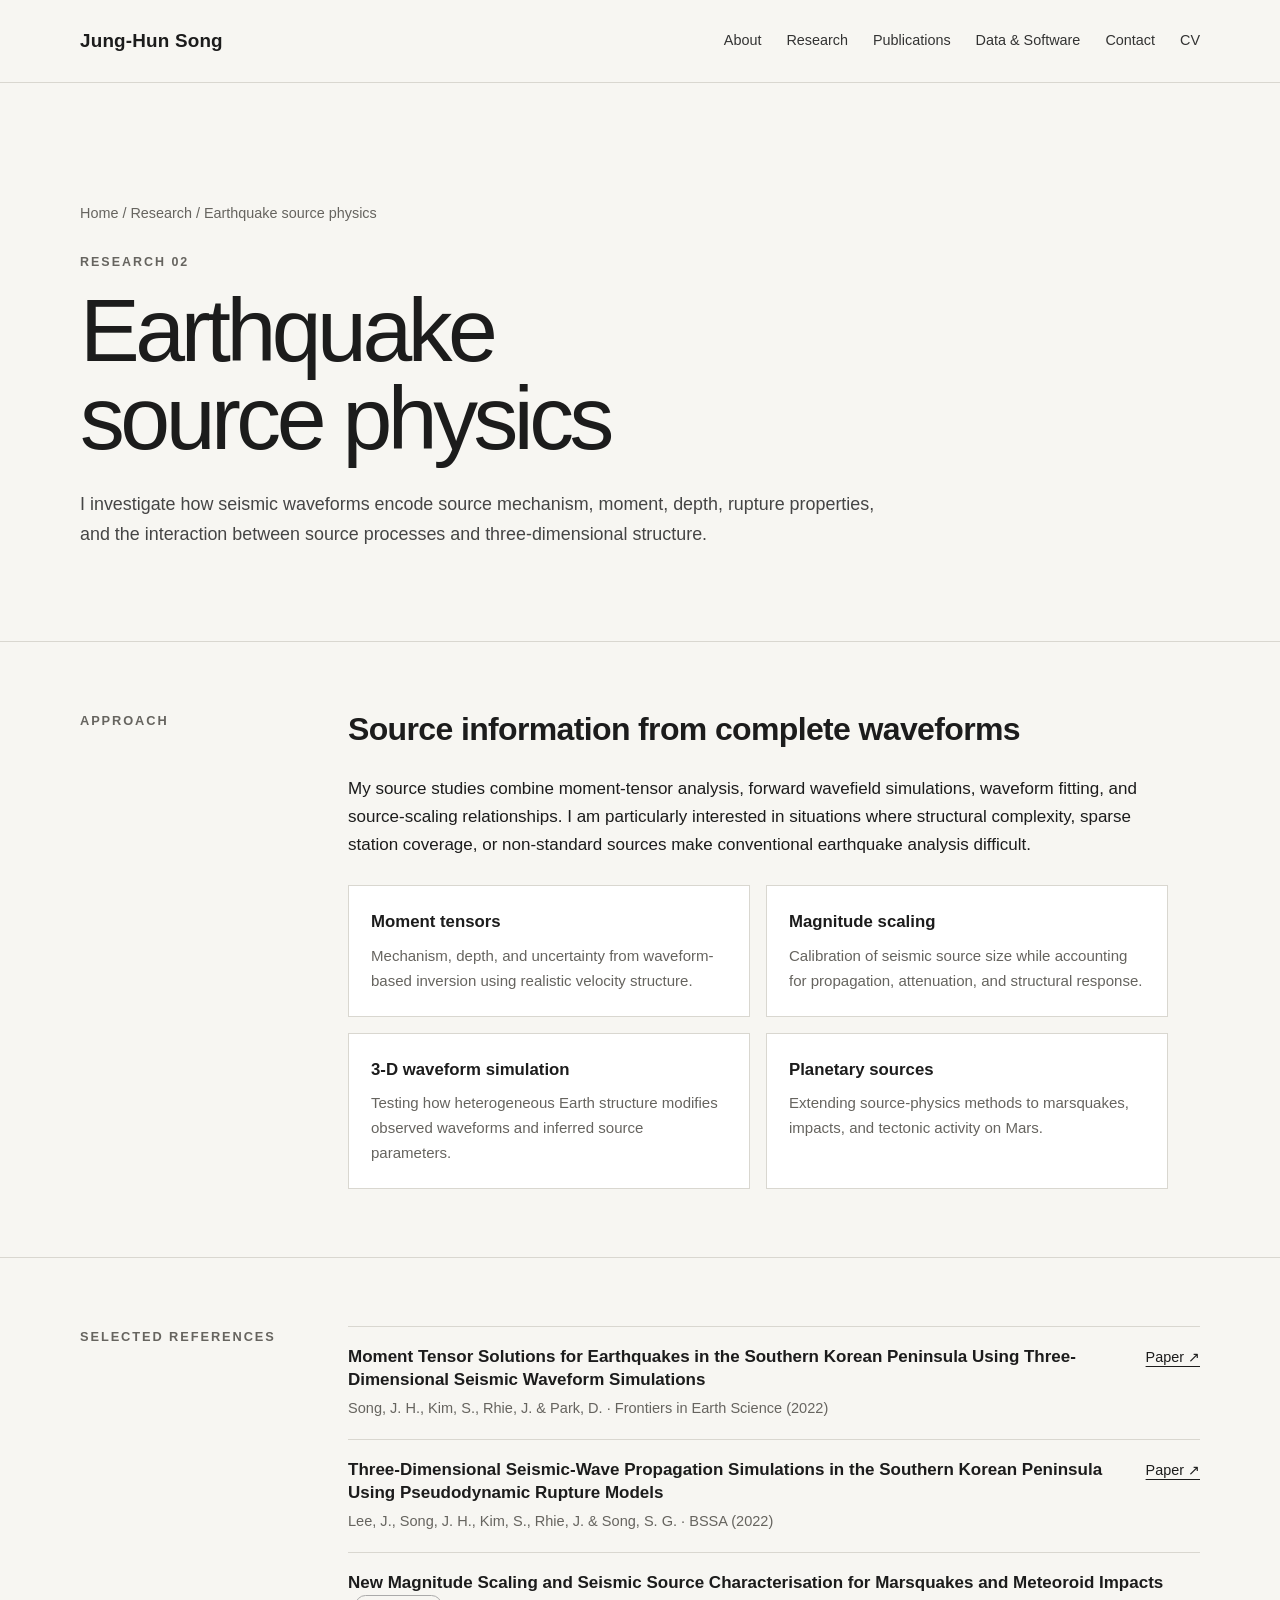
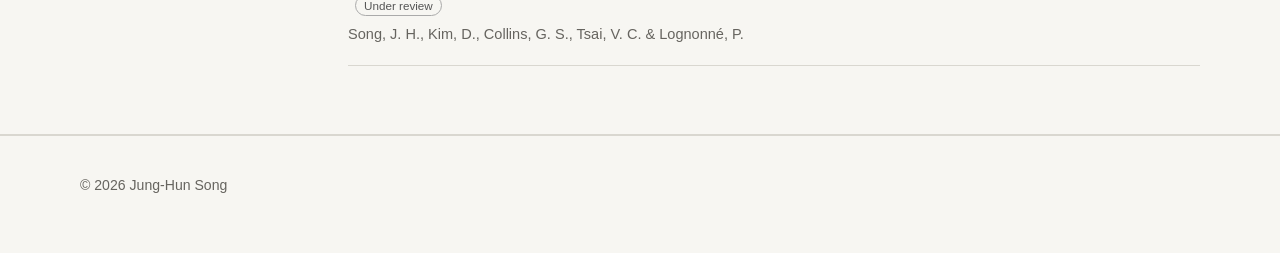
<file: files/research-source.html>
<!DOCTYPE html>
<html lang="en">
<head>
  <meta charset="UTF-8" />
  <meta name="viewport" content="width=device-width, initial-scale=1.0" />
  <title>Earthquake Source Physics | Jung-Hun Song</title>
  <meta name="description" content="Jung-Hun Song's research on earthquake source physics, moment tensors, waveform inversion, and magnitude scaling." />
  <style>

:root {
  --bg: #f7f6f2;
  --paper: #ffffff;
  --text: #1c1c1c;
  --muted: #66645f;
  --line: #d9d7d0;
  --tag-bg: #ebe9e2;
  --max: 1120px;
  --soft: #efede7;
}
* { box-sizing: border-box; }
html { scroll-behavior: smooth; }
body {
  margin: 0;
  background: var(--bg);
  color: var(--text);
  font-family: "Helvetica Neue", Helvetica, Arial, sans-serif;
  font-size: 17px;
  line-height: 1.65;
}
img { max-width: 100%; display: block; }
a { color: inherit; text-decoration-thickness: 1px; text-underline-offset: 4px; }
.wrap { width: min(var(--max), calc(100% - 48px)); margin: 0 auto; }

header {
  background: rgba(247,246,242,.96);
  border-bottom: 1px solid var(--line);
  position: sticky; top: 0; z-index: 20;
  backdrop-filter: blur(8px);
}
.header-inner {
  min-height: 82px; display: flex; align-items: center;
  justify-content: space-between; gap: 24px;
}
.site-name {
  text-decoration: none; font-size: 1.18rem; font-weight: 650;
  letter-spacing: .01em; white-space: nowrap;
}
nav { display: flex; gap: 25px; flex-wrap: wrap; justify-content: flex-end; }
nav a { text-decoration: none; color: #333; font-size: .9rem; }
nav a:hover { text-decoration: underline; text-underline-offset: 5px; }

.hero {
  min-height: 74vh; display: flex; align-items: flex-end;
  background-color: #686868;
  background-image:
    linear-gradient(rgba(0,0,0,.18), rgba(0,0,0,.52)),
    url("files/main-hero.jpg");
  background-size: cover; background-position: center;
}
.hero-inner {
  width: min(var(--max), calc(100% - 48px));
  margin: 0 auto; padding: 90px 0 78px; color: white;
}
.hero-kicker, .eyebrow {
  margin: 0 0 14px; font-size: .78rem; font-weight: 650;
  text-transform: uppercase; letter-spacing: .16em;
}
.hero h1 {
  margin: 0; max-width: 900px;
  font-size: clamp(2.5rem,7vw,5.6rem);
  line-height: .98; font-weight: 500; letter-spacing: -.045em;
}
.hero-sub {
  margin: 26px 0 0; max-width: 730px;
  font-size: clamp(1.05rem,2vw,1.35rem); line-height: 1.5;
}

section { padding: 92px 0; border-bottom: 1px solid var(--line); }
.section-grid {
  display: grid; grid-template-columns: minmax(140px,.34fr) minmax(0,1fr);
  gap: 48px;
}
.section-label {
  margin: 0; font-size: .78rem; text-transform: uppercase;
  letter-spacing: .16em; color: var(--muted); font-weight: 650;
}
.lead {
  margin-top: 0; font-size: clamp(1.45rem,3vw,2.15rem);
  line-height: 1.35; letter-spacing: -.02em; max-width: 850px;
}
.about-panel {
  display: grid; grid-template-columns: minmax(0,1.25fr) 260px;
  gap: 36px; align-items: start;
}
.about-copy { max-width: 820px; }
.portrait-card { background: var(--paper); border: 1px solid var(--line); padding: 14px; }
.portrait-caption { margin: 12px 0 0; font-size: .86rem; color: var(--muted); }
.affiliation {
  margin-top: 32px; padding-top: 24px;
  border-top: 1px solid var(--line); color: var(--muted);
}
.advisor, .background { margin-top: 12px; color: var(--muted); }
.advisor a, .background a { color: var(--text); }

.research-grid {
  display: grid; grid-template-columns: repeat(2,minmax(0,1fr));
  gap: 22px; margin-top: 22px;
}
.research-card {
  display: block; position: relative; text-decoration: none;
  background: var(--paper); border: 1px solid var(--line);
  padding: 28px; min-height: 255px;
  transition: transform .16s ease, box-shadow .16s ease, border-color .16s ease;
}
.research-card:hover {
  transform: translateY(-3px);
  box-shadow: 0 10px 28px rgba(0,0,0,.07);
  border-color: #bdbab1;
}
.research-card .num { color: var(--muted); font-size: .8rem; letter-spacing: .08em; }
.research-card h3 { margin: 48px 0 14px; font-size: 1.38rem; line-height: 1.22; }
.research-card p { margin: 0; color: #4f4f4f; font-size: .96rem; max-width: 470px; }
.card-arrow { position: absolute; right: 24px; top: 23px; font-size: 1.15rem; color: var(--muted); }

.figure-gallery {
  display: grid; grid-template-columns: repeat(2,minmax(0,1fr));
  gap: 24px; margin-top: 34px;
}
.featured-figure {
  margin: 0; background: var(--paper); border: 1px solid var(--line); overflow: hidden;
}
.featured-figure img { width: 100%; height: auto; background: #eee; }
.figure-text { padding: 18px 22px 22px; color: #474747; }
.figure-title { margin: 0 0 8px; font-size: .98rem; font-weight: 650; color: var(--text); }
.figure-text p:last-child { margin-bottom: 0; }

.publication-list { border-top: 1px solid var(--line); }
.pub {
  display: grid; grid-template-columns: 72px 1fr; gap: 22px;
  padding: 25px 0; border-bottom: 1px solid var(--line);
}
.pub-year { color: var(--muted); font-size: .9rem; padding-top: 2px; }
.pub-title { margin: 0 0 5px; font-weight: 650; line-height: 1.35; }
.pub-meta { margin: 0; color: var(--muted); font-size: .93rem; }
.pub-links { margin: 8px 0 0; font-size: .9rem; }
.all-link {
  display: inline-block; margin-top: 28px; font-weight: 650;
  text-decoration: none; border-bottom: 1px solid #777;
}

.news-placeholder { background: var(--paper); border: 1px solid var(--line); padding: 30px; }
.contact-row { display: flex; flex-wrap: wrap; gap: 16px 28px; margin-top: 26px; }
.contact-row a { font-weight: 550; }

.page-head { padding: 105px 0 74px; border-bottom: 1px solid var(--line); }
.page-head .eyebrow { color: var(--muted); }
.page-head h1 {
  font-size: clamp(3rem,7vw,6.3rem); line-height: .98;
  letter-spacing: -.05em; font-weight: 500; margin: 0;
}
.page-intro { max-width: 800px; margin-top: 28px; color: #454545; font-size: 1.12rem; }
.breadcrumb { margin-bottom: 26px; font-size: .9rem; color: var(--muted); }
.breadcrumb a { text-decoration: none; }

.detail-section { padding: 68px 0; }
.detail-grid {
  display: grid; grid-template-columns: 220px minmax(0,1fr); gap: 48px;
}
.detail-title {
  margin: 0; font-size: .8rem; text-transform: uppercase;
  letter-spacing: .15em; color: var(--muted);
}
.copy { max-width: 820px; }
.copy h2 { margin-top: 0; font-size: 2rem; letter-spacing: -.02em; line-height: 1.2; }
.copy h3 { margin-top: 34px; margin-bottom: 8px; font-size: 1.15rem; }
.copy p { margin-top: 0; }

.theme-list {
  display: grid; grid-template-columns: repeat(2,minmax(0,1fr));
  gap: 16px; margin-top: 26px;
}
.theme {
  background: var(--paper); border: 1px solid var(--line);
  padding: 22px;
}
.theme h3 { margin: 0 0 8px; font-size: 1.05rem; }
.theme p { margin: 0; color: var(--muted); font-size: .94rem; }

.visual {
  margin-top: 30px; background: var(--paper); border: 1px solid var(--line);
  padding: 22px;
}
.visual svg { width: 100%; height: auto; display: block; }
.visual-caption { margin: 15px 0 0; font-size: .88rem; color: var(--muted); }

.refs { border-top: 1px solid var(--line); }
.ref {
  display: grid; grid-template-columns: minmax(0,1fr) auto;
  gap: 20px; align-items: start; padding: 19px 0;
  border-bottom: 1px solid var(--line);
}
.ref-title { font-weight: 650; margin: 0 0 4px; line-height: 1.35; }
.ref-meta { color: var(--muted); margin: 0; font-size: .91rem; }
.ref-link { white-space: nowrap; font-size: .9rem; }
.status {
  display: inline-block; margin-left: 7px; padding: 2px 8px;
  border: 1px solid #aaa; border-radius: 999px; font-size: .73rem;
  color: #555; vertical-align: 1px; font-weight: 500;
}

.big-figure { margin: 30px 0 0; background: var(--paper); border: 1px solid var(--line); }
.big-figure img { width: 100%; }
.big-figure figcaption { padding: 18px 22px 22px; color: var(--muted); font-size: .91rem; }

.tool-grid, .data-grid {
  display: grid; grid-template-columns: repeat(2,minmax(0,1fr)); gap: 18px; margin-top: 24px;
}
.resource-card {
  background: var(--paper); border: 1px solid var(--line); padding: 23px;
}
.resource-card h3 { margin: 0 0 8px; font-size: 1.08rem; }
.resource-card p { margin: 0 0 13px; color: var(--muted); font-size: .93rem; }
.resource-card a { font-size: .9rem; font-weight: 600; }

.tag-row { display: flex; flex-wrap: wrap; gap: 7px; margin-top: 11px; }
.tag {
  display: inline-block; padding: 4px 9px; background: var(--tag-bg);
  border-radius: 999px; color: #55524b; font-size: .72rem; line-height: 1.2;
}

footer {
  padding: 38px 0 56px; color: var(--muted); font-size: .88rem;
  border-top: 1px solid var(--line);
}

@media (max-width: 900px) {
  .about-panel { grid-template-columns: 1fr; }
  .portrait-card { max-width: 260px; }
}
@media (max-width: 800px) {
  .header-inner { align-items: flex-start; flex-direction: column; padding: 18px 0; }
  nav { gap: 18px; }
  .hero { min-height: 60vh; }
  .section-grid, .detail-grid { grid-template-columns: 1fr; gap: 24px; }
  .research-grid, .figure-gallery, .theme-list, .tool-grid, .data-grid { grid-template-columns: 1fr; }
  .research-card { min-height: 0; }
  .research-card h3 { margin-top: 26px; }
}
@media (max-width: 520px) {
  .wrap, .hero-inner { width: min(100% - 30px,var(--max)); }
  section { padding: 66px 0; }
  .pub, .ref { grid-template-columns: 1fr; gap: 7px; }
}


/* Publications page hero uses the former homepage background image. */
.publication-hero {
  position: relative;
  padding: 120px 0 92px;
  border-bottom: 1px solid var(--line);
  color: #fff;
  background-color: #555;
  background-image:
    linear-gradient(rgba(0,0,0,.18), rgba(0,0,0,.56)),
    url("files/hero.jpg");
  background-size: cover;
  background-position: center;
}

.publication-hero .eyebrow,
.publication-hero .breadcrumb,
.publication-hero .page-intro {
  color: rgba(255,255,255,.9);
}

.publication-hero .breadcrumb a,
.publication-hero .contact-row a {
  color: #fff;
}

.publication-hero h1 {
  color: #fff;
}

  </style>
</head>
<body>

<header>
  <div class="wrap header-inner">
    <a class="site-name" href="index.html">Jung-Hun Song</a>
    <nav aria-label="Main navigation">
      <a href="index.html#about">About</a>
      <a href="index.html#research">Research</a>
      <a href="publications.html">Publications</a>
      <a href="data-software.html">Data &amp; Software</a>
      <a href="index.html#contact">Contact</a>
      <a href="files/CV_JungHunSong.pdf" target="_blank" rel="noopener">CV</a>
    </nav>
  </div>
</header>


<main>
<section class="page-head">
  <div class="wrap">
    <p class="breadcrumb"><a href="index.html">Home</a> / Research / Earthquake source physics</p>
    <p class="eyebrow">Research 02</p>
    <h1>Earthquake<br>source physics</h1>
    <p class="page-intro">
      I investigate how seismic waveforms encode source mechanism, moment, depth, rupture properties, and the
      interaction between source processes and three-dimensional structure.
    </p>
  </div>
</section>

<section class="detail-section">
  <div class="wrap detail-grid">
    <h2 class="detail-title">Approach</h2>
    <div class="copy">
      <h2>Source information from complete waveforms</h2>
      <p>
        My source studies combine moment-tensor analysis, forward wavefield simulations, waveform fitting,
        and source-scaling relationships. I am particularly interested in situations where structural complexity,
        sparse station coverage, or non-standard sources make conventional earthquake analysis difficult.
      </p>
      <div class="theme-list">
        <div class="theme"><h3>Moment tensors</h3><p>Mechanism, depth, and uncertainty from waveform-based inversion using realistic velocity structure.</p></div>
        <div class="theme"><h3>Magnitude scaling</h3><p>Calibration of seismic source size while accounting for propagation, attenuation, and structural response.</p></div>
        <div class="theme"><h3>3-D waveform simulation</h3><p>Testing how heterogeneous Earth structure modifies observed waveforms and inferred source parameters.</p></div>
        <div class="theme"><h3>Planetary sources</h3><p>Extending source-physics methods to marsquakes, impacts, and tectonic activity on Mars.</p></div>
      </div>

    </div>
  </div>
</section>

<section class="detail-section">
  <div class="wrap detail-grid">
    <h2 class="detail-title">Selected references</h2>
    <div class="refs">
      <div class="ref">
        <div><p class="ref-title">Moment Tensor Solutions for Earthquakes in the Southern Korean Peninsula Using Three-Dimensional Seismic Waveform Simulations</p><p class="ref-meta">Song, J. H., Kim, S., Rhie, J. &amp; Park, D. · Frontiers in Earth Science (2022)</p></div>
        <a class="ref-link" href="https://doi.org/10.3389/feart.2022.945022" target="_blank" rel="noopener">Paper ↗</a>
      </div>
      <div class="ref">
        <div><p class="ref-title">Three-Dimensional Seismic-Wave Propagation Simulations in the Southern Korean Peninsula Using Pseudodynamic Rupture Models</p><p class="ref-meta">Lee, J., Song, J. H., Kim, S., Rhie, J. &amp; Song, S. G. · BSSA (2022)</p></div>
        <a class="ref-link" href="https://doi.org/10.1785/0120210172" target="_blank" rel="noopener">Paper ↗</a>
      </div>
      <div class="ref">
        <div><p class="ref-title">New Magnitude Scaling and Seismic Source Characterisation for Marsquakes and Meteoroid Impacts <span class="status">Under review</span></p><p class="ref-meta">Song, J. H., Kim, D., Collins, G. S., Tsai, V. C. &amp; Lognonné, P.</p></div>
      </div>
    </div>
  </div>
</section>
</main>


<footer>
  <div class="wrap">© 2026 Jung-Hun Song</div>
</footer>

</body>
</html>
</file>
<file: styles.css>
:root {
  --bg: #f7f6f2;
  --paper: #ffffff;
  --text: #1c1c1c;
  --muted: #66645f;
  --line: #d9d7d0;
  --tag-bg: #ebe9e2;
  --max: 1120px;
  --soft: #efede7;
}
* { box-sizing: border-box; }
html { scroll-behavior: smooth; }
body {
  margin: 0;
  background: var(--bg);
  color: var(--text);
  font-family: "Helvetica Neue", Helvetica, Arial, sans-serif;
  font-size: 17px;
  line-height: 1.65;
}
img { max-width: 100%; display: block; }
a { color: inherit; text-decoration-thickness: 1px; text-underline-offset: 4px; }
.wrap { width: min(var(--max), calc(100% - 48px)); margin: 0 auto; }

header {
  background: rgba(247,246,242,.96);
  border-bottom: 1px solid var(--line);
  position: sticky; top: 0; z-index: 20;
  backdrop-filter: blur(8px);
}
.header-inner {
  min-height: 82px; display: flex; align-items: center;
  justify-content: space-between; gap: 24px;
}
.site-name {
  text-decoration: none; font-size: 1.18rem; font-weight: 650;
  letter-spacing: .01em; white-space: nowrap;
}
nav { display: flex; gap: 25px; flex-wrap: wrap; justify-content: flex-end; }
nav a { text-decoration: none; color: #333; font-size: .9rem; }
nav a:hover { text-decoration: underline; text-underline-offset: 5px; }

.hero {
  min-height: 74vh; display: flex; align-items: flex-end;
  background-color: #686868;
  background-image:
    linear-gradient(rgba(0,0,0,.18), rgba(0,0,0,.52));
  background-size: cover; background-position: center;
}
.hero-inner {
  width: min(var(--max), calc(100% - 48px));
  margin: 0 auto; padding: 90px 0 78px; color: white;
}
.hero-kicker, .eyebrow {
  margin: 0 0 14px; font-size: .78rem; font-weight: 650;
  text-transform: uppercase; letter-spacing: .16em;
}
.hero h1 {
  margin: 0; max-width: 900px;
  font-size: clamp(2.5rem,7vw,5.6rem);
  line-height: .98; font-weight: 500; letter-spacing: -.045em;
}
.hero-sub {
  margin: 26px 0 0; max-width: 730px;
  font-size: clamp(1.05rem,2vw,1.35rem); line-height: 1.5;
}

section { padding: 92px 0; border-bottom: 1px solid var(--line); }
.section-grid {
  display: grid; grid-template-columns: minmax(140px,.34fr) minmax(0,1fr);
  gap: 48px;
}
.section-label {
  margin: 0; font-size: .78rem; text-transform: uppercase;
  letter-spacing: .16em; color: var(--muted); font-weight: 650;
}
.lead {
  margin-top: 0; font-size: clamp(1.45rem,3vw,2.15rem);
  line-height: 1.35; letter-spacing: -.02em; max-width: 850px;
}
.about-panel {
  display: grid; grid-template-columns: minmax(0,1.25fr) 260px;
  gap: 36px; align-items: start;
}
.about-copy { max-width: 820px; }
.portrait-card { background: var(--paper); border: 1px solid var(--line); padding: 14px; }
.portrait-caption { margin: 12px 0 0; font-size: .86rem; color: var(--muted); }
.affiliation {
  margin-top: 32px; padding-top: 24px;
  border-top: 1px solid var(--line); color: var(--muted);
}
.advisor, .background { margin-top: 12px; color: var(--muted); }
.advisor a, .background a { color: var(--text); }

.research-grid {
  display: grid; grid-template-columns: repeat(2,minmax(0,1fr));
  gap: 22px; margin-top: 22px;
}
.research-card {
  display: block; position: relative; text-decoration: none;
  background: var(--paper); border: 1px solid var(--line);
  padding: 28px; min-height: 255px;
  transition: transform .16s ease, box-shadow .16s ease, border-color .16s ease;
}
.research-card:hover {
  transform: translateY(-3px);
  box-shadow: 0 10px 28px rgba(0,0,0,.07);
  border-color: #bdbab1;
}
.research-card .num { color: var(--muted); font-size: .8rem; letter-spacing: .08em; }
.research-card h3 { margin: 48px 0 14px; font-size: 1.38rem; line-height: 1.22; }
.research-card p { margin: 0; color: #4f4f4f; font-size: .96rem; max-width: 470px; }
.card-arrow { position: absolute; right: 24px; top: 23px; font-size: 1.15rem; color: var(--muted); }

.figure-gallery {
  display: grid; grid-template-columns: repeat(2,minmax(0,1fr));
  gap: 24px; margin-top: 34px;
}
.featured-figure {
  margin: 0; background: var(--paper); border: 1px solid var(--line); overflow: hidden;
}
.featured-figure img { width: 100%; height: auto; background: #eee; }
.figure-text { padding: 18px 22px 22px; color: #474747; }
.figure-title { margin: 0 0 8px; font-size: .98rem; font-weight: 650; color: var(--text); }
.figure-text p:last-child { margin-bottom: 0; }

.publication-list { border-top: 1px solid var(--line); }
.pub {
  display: grid; grid-template-columns: 72px 1fr; gap: 22px;
  padding: 25px 0; border-bottom: 1px solid var(--line);
}
.pub-year { color: var(--muted); font-size: .9rem; padding-top: 2px; }
.pub-title { margin: 0 0 5px; font-weight: 650; line-height: 1.35; }
.pub-meta { margin: 0; color: var(--muted); font-size: .93rem; }
.pub-links { margin: 8px 0 0; font-size: .9rem; }
.all-link {
  display: inline-block; margin-top: 28px; font-weight: 650;
  text-decoration: none; border-bottom: 1px solid #777;
}

.news-placeholder { background: var(--paper); border: 1px solid var(--line); padding: 30px; }
.contact-row { display: flex; flex-wrap: wrap; gap: 16px 28px; margin-top: 26px; }
.contact-row a { font-weight: 550; }

.page-head { padding: 105px 0 74px; border-bottom: 1px solid var(--line); }
.page-head .eyebrow { color: var(--muted); }
.page-head h1 {
  font-size: clamp(3rem,7vw,6.3rem); line-height: .98;
  letter-spacing: -.05em; font-weight: 500; margin: 0;
}
.page-intro { max-width: 800px; margin-top: 28px; color: #454545; font-size: 1.12rem; }
.breadcrumb { margin-bottom: 26px; font-size: .9rem; color: var(--muted); }
.breadcrumb a { text-decoration: none; }

.detail-section { padding: 68px 0; }
.detail-grid {
  display: grid; grid-template-columns: 220px minmax(0,1fr); gap: 48px;
}
.detail-title {
  margin: 0; font-size: .8rem; text-transform: uppercase;
  letter-spacing: .15em; color: var(--muted);
}
.copy { max-width: 820px; }
.copy h2 { margin-top: 0; font-size: 2rem; letter-spacing: -.02em; line-height: 1.2; }
.copy h3 { margin-top: 34px; margin-bottom: 8px; font-size: 1.15rem; }
.copy p { margin-top: 0; }

.theme-list {
  display: grid; grid-template-columns: repeat(2,minmax(0,1fr));
  gap: 16px; margin-top: 26px;
}
.theme {
  background: var(--paper); border: 1px solid var(--line);
  padding: 22px;
}
.theme h3 { margin: 0 0 8px; font-size: 1.05rem; }
.theme p { margin: 0; color: var(--muted); font-size: .94rem; }

.visual {
  margin-top: 30px; background: var(--paper); border: 1px solid var(--line);
  padding: 22px;
}
.visual svg { width: 100%; height: auto; display: block; }
.visual-caption { margin: 15px 0 0; font-size: .88rem; color: var(--muted); }

.refs { border-top: 1px solid var(--line); }
.ref {
  display: grid; grid-template-columns: minmax(0,1fr) auto;
  gap: 20px; align-items: start; padding: 19px 0;
  border-bottom: 1px solid var(--line);
}
.ref-title { font-weight: 650; margin: 0 0 4px; line-height: 1.35; }
.ref-meta { color: var(--muted); margin: 0; font-size: .91rem; }
.ref-link { white-space: nowrap; font-size: .9rem; }
.status {
  display: inline-block; margin-left: 7px; padding: 2px 8px;
  border: 1px solid #aaa; border-radius: 999px; font-size: .73rem;
  color: #555; vertical-align: 1px; font-weight: 500;
}

.big-figure { margin: 30px 0 0; background: var(--paper); border: 1px solid var(--line); }
.big-figure img { width: 100%; }
.big-figure figcaption { padding: 18px 22px 22px; color: var(--muted); font-size: .91rem; }

.tool-grid, .data-grid {
  display: grid; grid-template-columns: repeat(2,minmax(0,1fr)); gap: 18px; margin-top: 24px;
}
.resource-card {
  background: var(--paper); border: 1px solid var(--line); padding: 23px;
}
.resource-card h3 { margin: 0 0 8px; font-size: 1.08rem; }
.resource-card p { margin: 0 0 13px; color: var(--muted); font-size: .93rem; }
.resource-card a { font-size: .9rem; font-weight: 600; }

.tag-row { display: flex; flex-wrap: wrap; gap: 7px; margin-top: 11px; }
.tag {
  display: inline-block; padding: 4px 9px; background: var(--tag-bg);
  border-radius: 999px; color: #55524b; font-size: .72rem; line-height: 1.2;
}

footer {
  padding: 38px 0 56px; color: var(--muted); font-size: .88rem;
  border-top: 1px solid var(--line);
}

@media (max-width: 900px) {
  .about-panel { grid-template-columns: 1fr; }
  .portrait-card { max-width: 260px; }
}
@media (max-width: 800px) {
  .header-inner { align-items: flex-start; flex-direction: column; padding: 18px 0; }
  nav { gap: 18px; }
  .hero { min-height: 60vh; }
  .section-grid, .detail-grid { grid-template-columns: 1fr; gap: 24px; }
  .research-grid, .figure-gallery, .theme-list, .tool-grid, .data-grid { grid-template-columns: 1fr; }
  .research-card { min-height: 0; }
  .research-card h3 { margin-top: 26px; }
}
@media (max-width: 520px) {
  .wrap, .hero-inner { width: min(100% - 30px,var(--max)); }
  section { padding: 66px 0; }
  .pub, .ref { grid-template-columns: 1fr; gap: 7px; }
}


/* Publications page hero uses the former homepage background image. */
.publication-hero {
  position: relative;
  padding: 120px 0 92px;
  border-bottom: 1px solid var(--line);
  color: #fff;
  background-color: #555;
  background-image:
    linear-gradient(rgba(0,0,0,.18), rgba(0,0,0,.56)),
    url("files/hero.jpg");
  background-size: cover;
  background-position: center;
}

.publication-hero .eyebrow,
.publication-hero .breadcrumb,
.publication-hero .page-intro {
  color: rgba(255,255,255,.9);
}

.publication-hero .breadcrumb a,
.publication-hero .contact-row a {
  color: #fff;
}

.publication-hero h1 {
  color: #fff;
}
</file>
